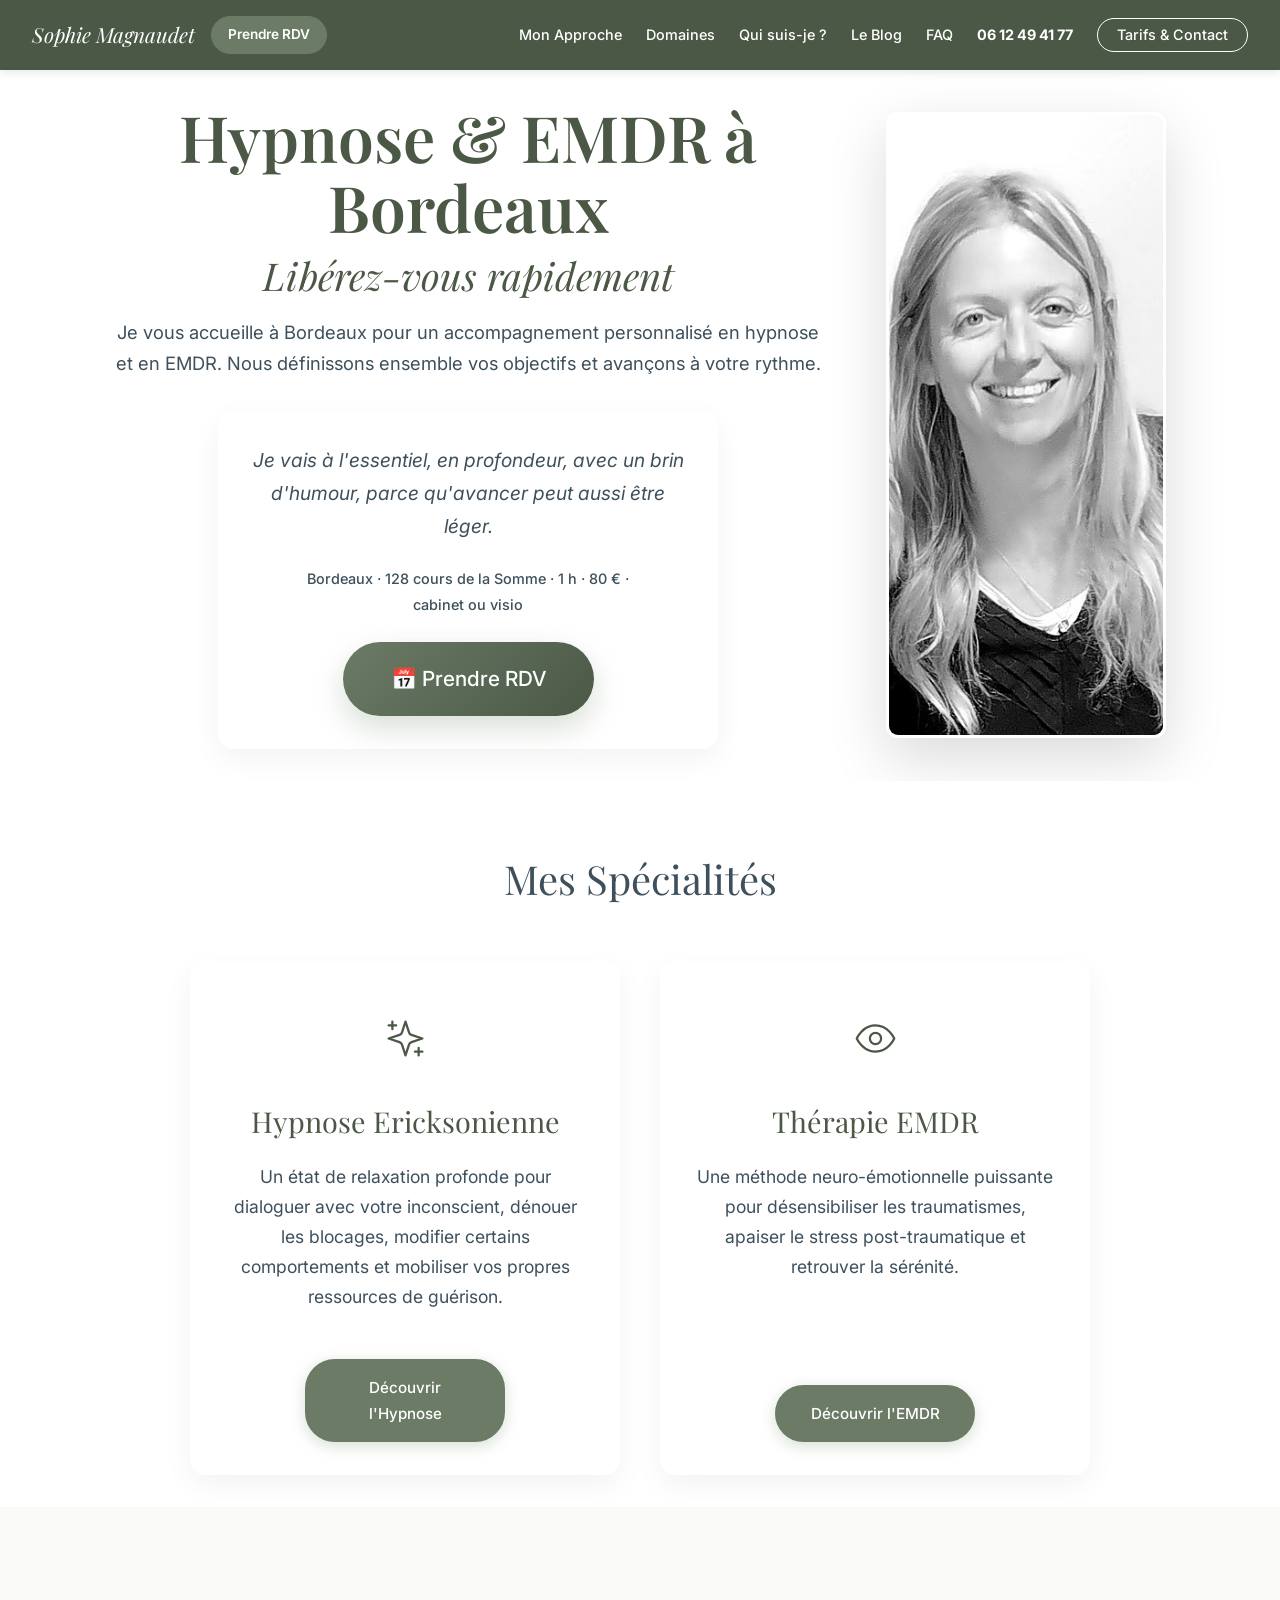
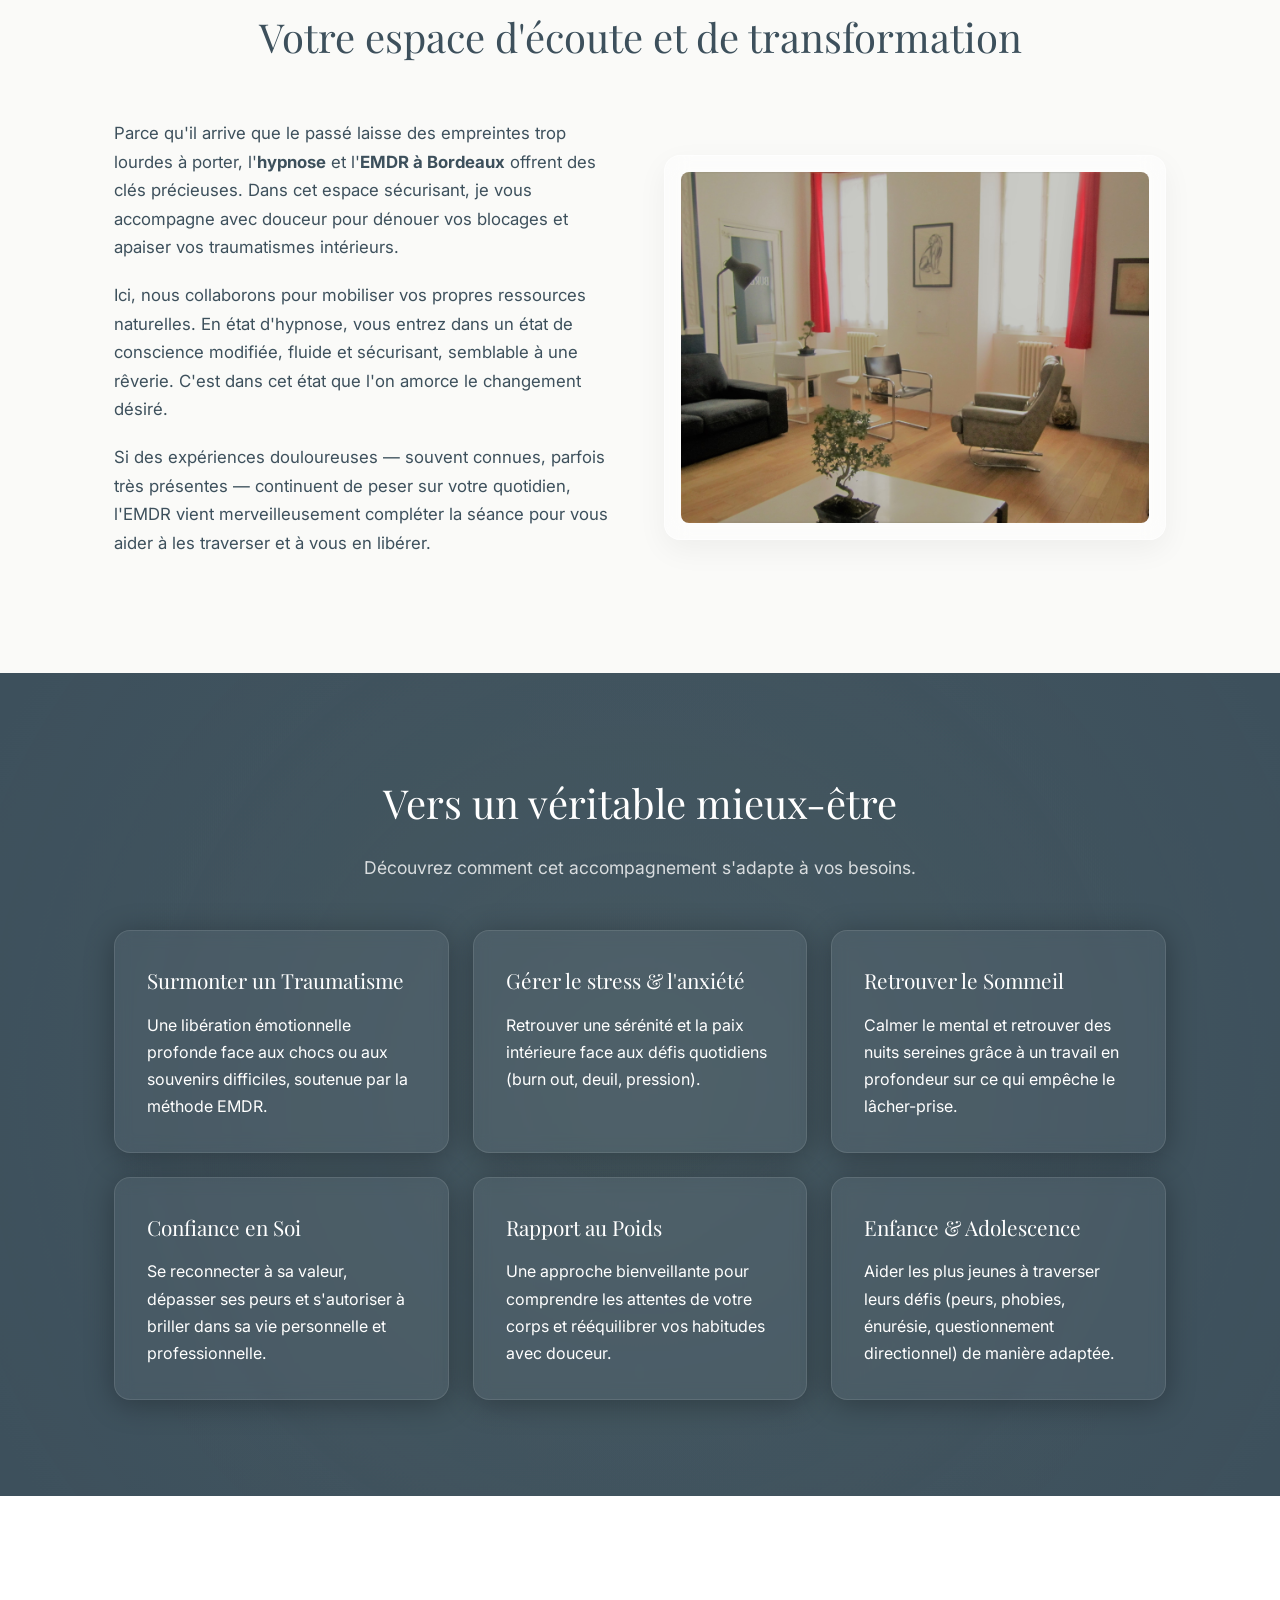
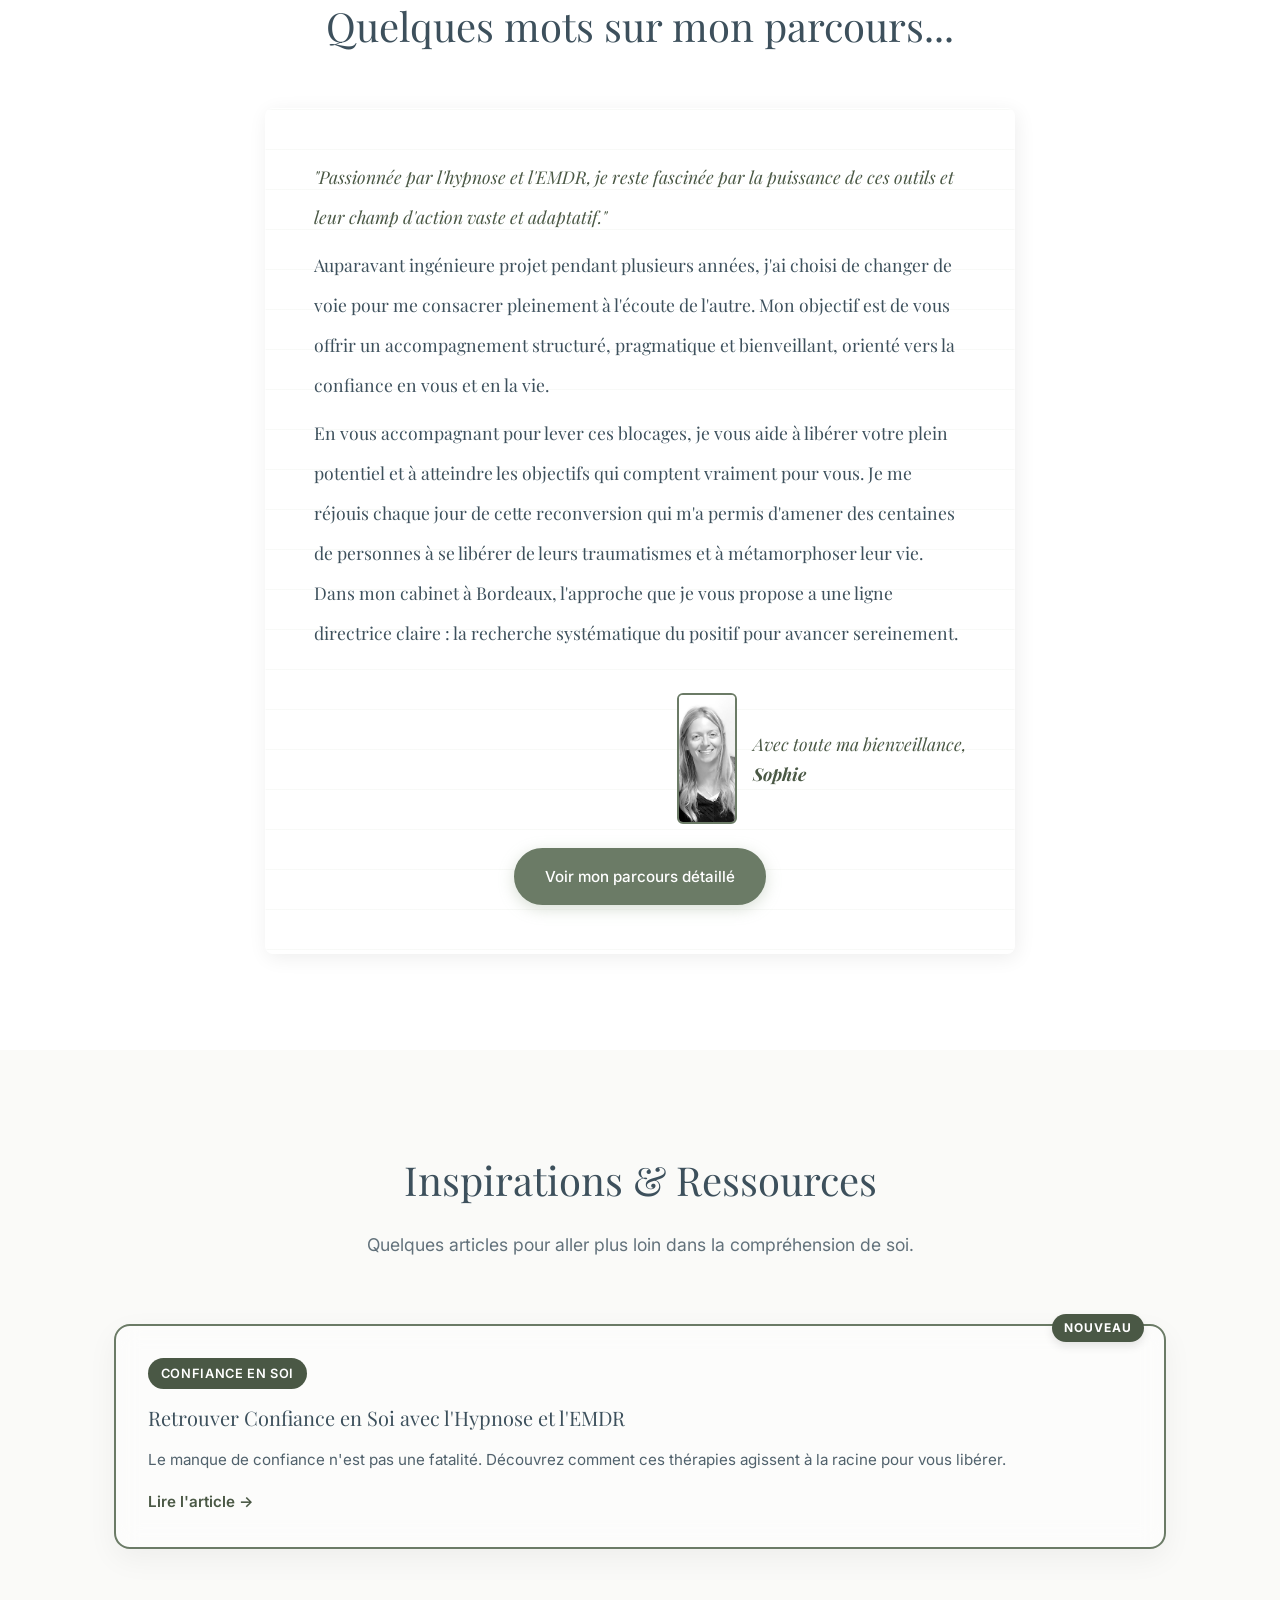
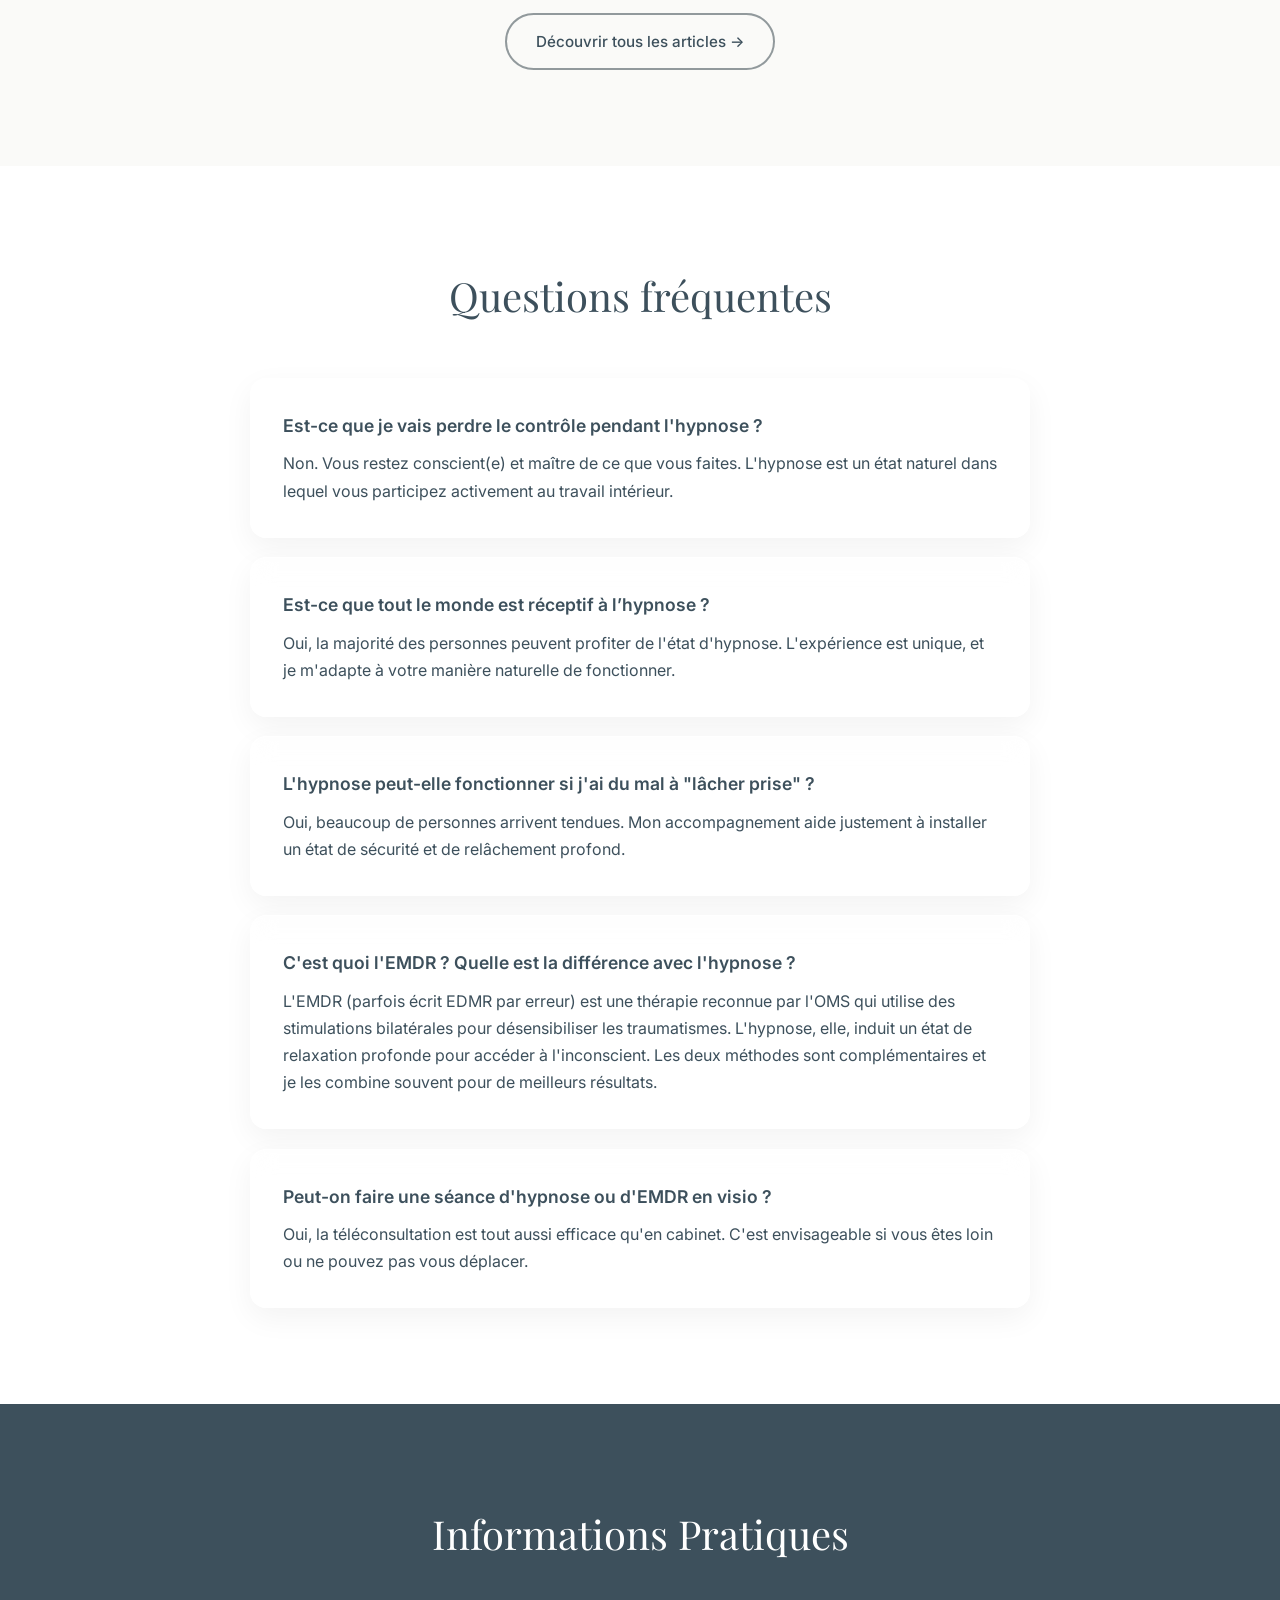
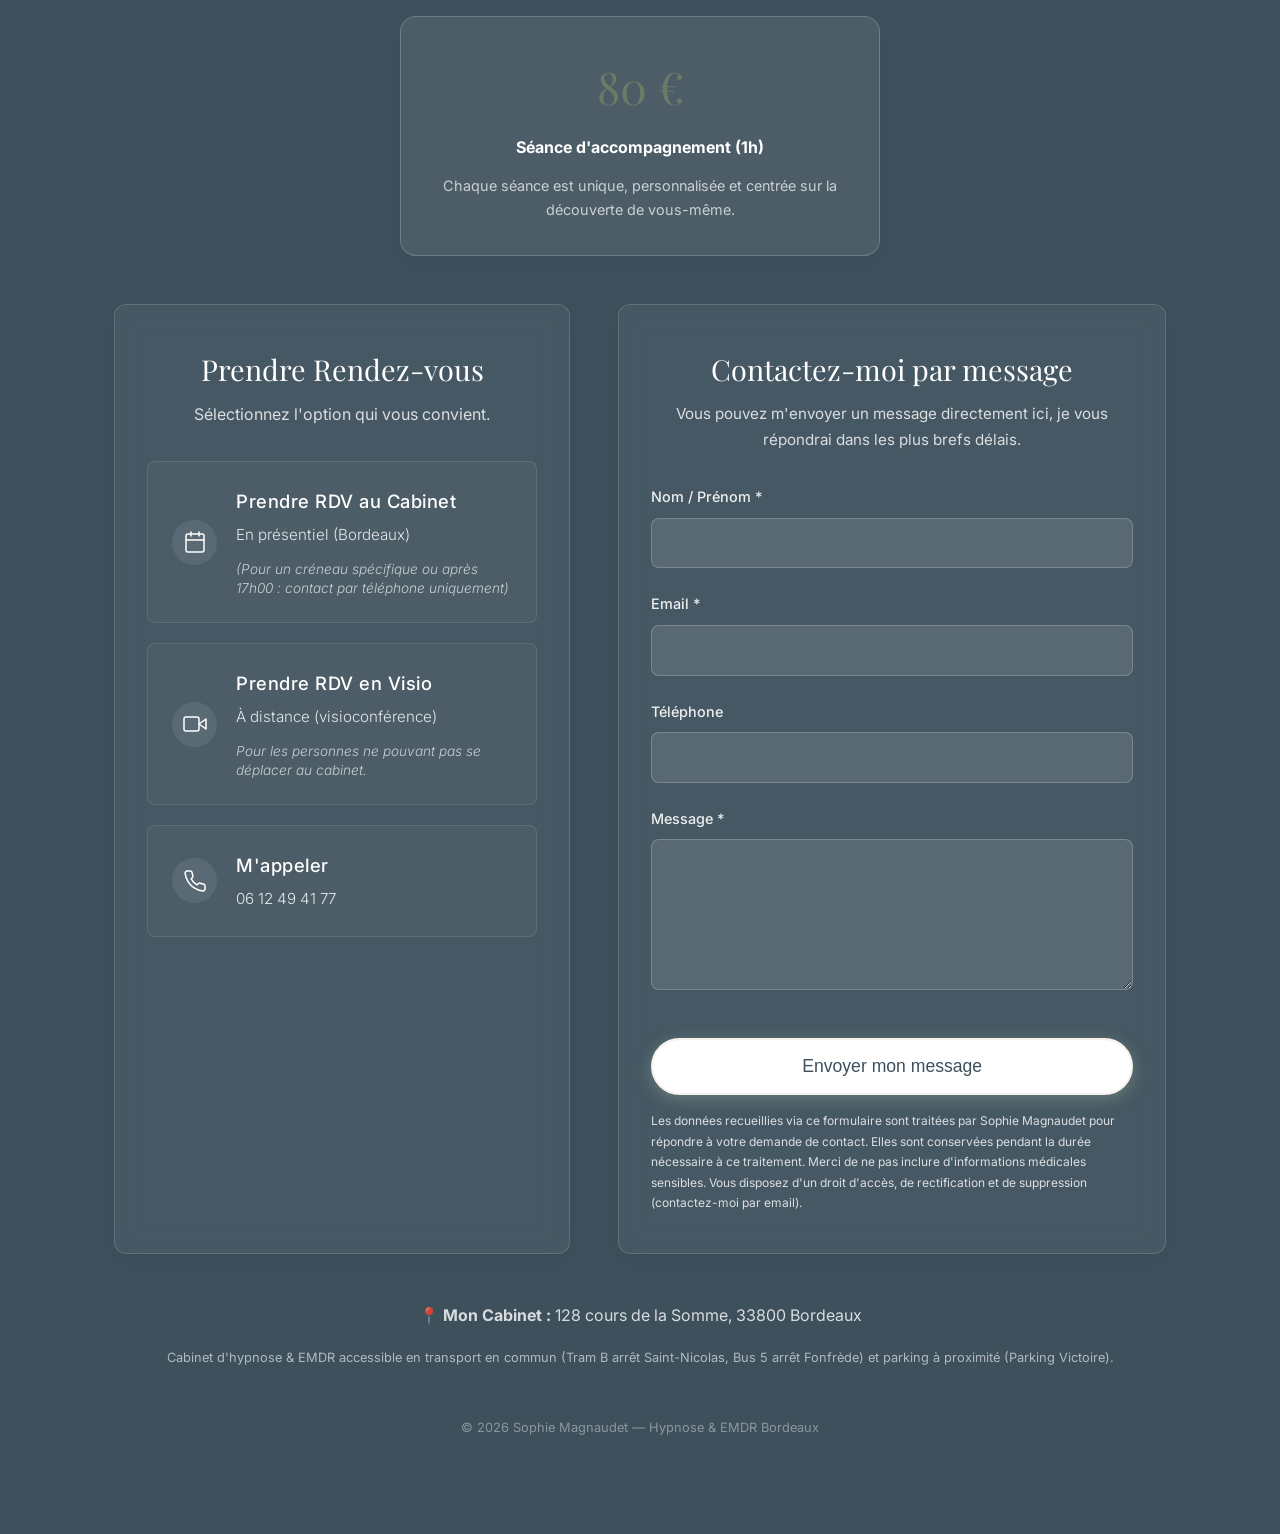
<file: index.html>
﻿<!DOCTYPE html>
<html lang="fr" prefix="og: https://ogp.me/ns#">
<head>
    <meta charset="UTF-8">
    <meta name="viewport" content="width=device-width, initial-scale=1.0">

    <!-- ✅ SEO : Robots -->
    <meta name="robots" content="index, follow, max-snippet:-1, max-image-preview:large, max-video-preview:-1">

    <!-- ✅ SEO : Title & Meta Description enrichis -->
    <title>Hypnose et EMDR à Bordeaux | Sophie Magnaudet</title>
    <meta name="description" content="Sophie Magnaudet vous accompagne en hypnose et EMDR à Bordeaux, au 128 cours de la Somme ou en visio. Séance de 1 h : 80 €. Informations et rendez-vous.">
    <meta name="keywords" content="hypnose bordeaux, EMDR bordeaux, hypnose en ligne, téléconsultation hypnose, hypnothérapeute bordeaux, hypnose visio, thérapie EMDR à distance, hypnose ericksonienne bordeaux, traumatisme bordeaux, stress anxieté, Sophie Magnaudet, EMDR 33800">

    <meta name="author" content="Sophie Magnaudet">

    <!-- ✅ GEO : Balises géographiques pour les moteurs de recherche locaux -->
    <meta name="geo.region" content="FR-33">
    <meta name="geo.placename" content="Bordeaux">
    <meta name="geo.position" content="44.8318;-0.5758">
    <meta name="ICBM" content="44.8318, -0.5758">

    <!-- ✅ SEO : Canonical URL -->
    <link rel="canonical" href="https://www.hypnose-emdr-bordeaux.com/">

    <!-- ✅ SEO : Open Graph (partage réseaux sociaux / WhatsApp) -->
    <meta property="og:type" content="website">
    <meta property="og:locale" content="fr_FR">
    <meta property="og:title" content="Hypnose &amp; EMDR à Bordeaux | Sophie Magnaudet — Hypnothérapeute">
    <meta property="og:description" content="Libérez-vous rapidement de vos blocages avec Sophie Magnaudet, hypnothérapeute certifiée à Bordeaux. Spécialiste Hypnose & EMDR pour un changement réel selon votre rythme.">
    <meta property="og:url" content="https://www.hypnose-emdr-bordeaux.com/">
    <meta property="og:image" content="https://www.hypnose-emdr-bordeaux.comsophie_portrait_real.jpg">
    <meta property="og:image:alt" content="Sophie Magnaudet, hypnothérapeute EMDR à Bordeaux">
    <meta property="og:site_name" content="Hypnose &amp; EMDR Bordeaux — Sophie Magnaudet">

    <!-- ✅ SEO : Twitter / X Cards -->
    <meta name="twitter:card" content="summary_large_image">
    <meta name="twitter:title" content="Hypnose &amp; EMDR à Bordeaux | Sophie Magnaudet">
    <meta name="twitter:description" content="Libérez-vous rapidement de vos blocages avec Sophie Magnaudet, hypnothérapeute certifiée à Bordeaux. Spécialiste Hypnose & EMDR pour un changement réel selon votre rythme.">
    <meta name="twitter:image" content="https://www.hypnose-emdr-bordeaux.comsophie_portrait_real.jpg">



    <!-- ✅ SEO : Données structurées JSON-LD — LocalBusiness + Person + FAQPage -->
    <script type="application/ld+json">
    {
        "@context": "https://schema.org",
        "@graph": [
            {
                "@type": ["HealthAndBeautyBusiness", "MedicalBusiness"],
                "@id": "https://www.hypnose-emdr-bordeaux.com/#business",
                "name": "Hypnose & EMDR Bordeaux — Sophie Magnaudet",
                "alternateName": ["Hypnose Bordeaux", "EMDR Bordeaux", "EDMR Bordeaux", "Cabinet d'hypnothérapie Bordeaux"],
                "description": "Cabinet d'hypnothérapie et de thérapie EMDR à Bordeaux. Accompagnement des traumatismes, stress, anxiété, confiance en soi, sommeil. Sophie Magnaudet, hypnothérapeute certifiée.",
                "url": "https://www.hypnose-emdr-bordeaux.com/",
                "telephone": "+33612494177",
                "email": "hypnose.bordeaux.magnaudet@gmail.com",
                "priceRange": "80€",
                "image": "https://www.hypnose-emdr-bordeaux.comsophie_portrait_real.jpg",
                "address": {
                    "@type": "PostalAddress",
                    "streetAddress": "128 cours de la Somme",
                    "addressLocality": "Bordeaux",
                    "postalCode": "33800",
                    "addressCountry": "FR"
                },
                "geo": {
                    "@type": "GeoCoordinates",
                    "latitude": "44.8318",
                    "longitude": "-0.5758"
                },
                "openingHoursSpecification": [
                    {
                        "@type": "OpeningHoursSpecification",
                        "dayOfWeek": ["Monday","Tuesday","Wednesday","Thursday","Friday"],
                        "opens": "09:00",
                        "closes": "19:00"
                    }
                ],
                "hasOfferCatalog": {
                    "@type": "OfferCatalog",
                    "name": "Séances d'accompagnement — Hypnose &amp; EMDR Bordeaux",
                    "itemListElement": [
                        {
                            "@type": "Offer",
                            "itemOffered": {
                                "@type": "Service",
                                "name": "Séance Hypnose Ericksonienne Bordeaux",
                                "description": "Séance d'hypnothérapie individuelle d'une heure à Bordeaux. Traumatismes, blocages, confiance en soi, comportements."
                            },
                            "price": "80",
                            "priceCurrency": "EUR"
                        },
                        {
                            "@type": "Offer",
                            "itemOffered": {
                                "@type": "Service",
                                "name": "Séance EMDR Bordeaux",
                                "description": "Thérapie EMDR (Eye Movement Desensitization and Reprocessing) pour le traitement des traumatismes à Bordeaux. Reconnue par l'OMS."
                            },
                            "price": "80",
                            "priceCurrency": "EUR"
                        },
                        {
                            "@type": "Offer",
                            "itemOffered": {
                                "@type": "Service",
                                "name": "Séance Hypnose & EMDR en Visio (Téléconsultation)",
                                "description": "Séance d'hypnothérapie et EMDR en visioconférence. Idéal si vous ne pouvez pas vous déplacer au cabinet. Mêmes résultats qu'en présentiel."
                            },
                            "price": "80",
                            "priceCurrency": "EUR"
                        }
                    ]
                },
                "sameAs": [
                    "https://www.hypnose-emdr-bordeaux.com/"
                ]
            },
            {
                "@type": "Person",
                "@id": "https://www.hypnose-emdr-bordeaux.com/#person",
                "name": "Sophie Magnaudet",
                "jobTitle": "Hypnothérapeute et thérapeute EMDR certifiée",
                "description": "Hypnothérapeute certifiée à Bordeaux, spécialiste de l'hypnose ericksonienne et de la thérapie EMDR. Ancienne ingénieure projet reconvertie dans l'accompagnement thérapeutique.",
                "url": "https://www.hypnose-emdr-bordeaux.com/",
                "email": "hypnose.bordeaux.magnaudet@gmail.com",
                "telephone": "+33612494177",
                "worksFor": {"@id": "https://www.hypnose-emdr-bordeaux.com/#business"},
                "address": {
                    "@type": "PostalAddress",
                    "streetAddress": "128 cours de la Somme",
                    "addressLocality": "Bordeaux",
                    "postalCode": "33800",
                    "addressCountry": "FR"
                }
            },
            {
                "@type": "FAQPage",
                "@id": "https://www.hypnose-emdr-bordeaux.com/#faq",
                "mainEntity": [
                    {
                        "@type": "Question",
                        "name": "Est-ce que je vais perdre le contrôle pendant l'hypnose ?",
                        "acceptedAnswer": {
                            "@type": "Answer",
                            "text": "Non. Vous restez conscient(e) et maître de ce que vous faites. L'hypnose est un état naturel dans lequel vous participez activement au travail intérieur."
                        }
                    },
                    {
                        "@type": "Question",
                        "name": "Qu'est-ce que l'EMDR (ou EDMR) ?",
                        "acceptedAnswer": {
                            "@type": "Answer",
                            "text": "L'EMDR (Eye Movement Desensitization and Reprocessing), parfois écrit EDMR par erreur, est une thérapie reconnue par l'OMS pour traiter les traumatismes et les blocages émotionnels grâce à des stimulations bilatérales. À Bordeaux, Sophie Magnaudet est spécialiste EMDR."
                        }
                    },
                    {
                        "@type": "Question",
                        "name": "Combien coûte une séance d'hypnose ou d'EMDR à Bordeaux ?",
                        "acceptedAnswer": {
                            "@type": "Answer",
                            "text": "Une séance d'accompagnement (hypnose ou EMDR) dure environ 1 heure et coûte 80€ au cabinet de Sophie Magnaudet, 128 cours de la Somme, Bordeaux (33800)."
                        }
                    },
                    {
                        "@type": "Question",
                        "name": "L'hypnose peut-elle fonctionner si j'ai du mal à lâcher prise ?",
                        "acceptedAnswer": {
                            "@type": "Answer",
                            "text": "Oui, beaucoup de personnes arrivent tendues. L'accompagnement de Sophie Magnaudet aide justement à installer un état de sécurité et de relâchement profond avant chaque séance."
                        }
                    },
                    {
                        "@type": "Question",
                        "name": "Où se trouve le cabinet d'hypnothérapie et EMDR de Sophie Magnaudet à Bordeaux ?",
                        "acceptedAnswer": {
                            "@type": "Answer",
                            "text": "Le cabinet est situé au 128 cours de la Somme, 33800 Bordeaux. Facilement accessible en transport en commun et parking à proximité."
                        }
                    },
                    {
                        "@type": "Question",
                        "name": "Est-il possible de faire une séance d'hypnose ou d'EMDR en ligne (visio) ?",
                        "acceptedAnswer": {
                            "@type": "Answer",
                            "text": "Oui, tout à fait. La téléconsultation (en visio) est une excellente alternative si vous ne pouvez pas vous déplacer au cabinet. L'efficacité de l'hypnose et de l'EMDR reste la même, avec l'avantage du confort de votre domicile."
                        }
                    }
                ]
            }
        ]
    }
    </script>

    <!-- Polices Google -->
    <link rel="preconnect" href="https://fonts.googleapis.com">
    <link rel="preconnect" href="https://fonts.gstatic.com" crossorigin>
    <link href="https://fonts.googleapis.com/css2?family=Inter:wght@400;500&family=Playfair+Display:ital,wght@0,400;0,600;1,400&display=swap" rel="stylesheet">
    <!-- Préchargement image hero (réduit les 4-5s de latence) -->
    <link rel="preconnect" href="https://images.unsplash.com">
    <link rel="preload" as="image"
          href="https://images.unsplash.com/photo-1441974231531-c6227db76b6e?q=60&w=1280&auto=format&fit=crop"
          fetchpriority="high">

    <link rel="stylesheet" href="./styles.css?v=5">
</head>
<body>

    <!-- NAVIGATION avec menu hamburger mobile -->
    <nav class="navbar" role="navigation" aria-label="Navigation principale">
        <div class="nav-brand">
            <a href="index.html" style="color: inherit; text-decoration: none;">Sophie Magnaudet</a>
            <div class="nav-contact-group">
                <a href="tarifs-contact.html" class="nav-rdv-btn">Prendre RDV</a>
            </div>
        </div>



        <!-- Bouton hamburger (mobile uniquement) -->
        <button class="hamburger" id="hamburger-btn" aria-label="Ouvrir le menu" aria-expanded="false">
            <span></span><span></span><span></span>
        </button>

        <ul class="nav-links" id="nav-menu">
            <li><a href="#approche">Mon Approche</a></li>
            <li><a href="#domaines">Domaines</a></li>
            <li><a href="sophie-magnaudet.html">Qui suis-je ?</a></li>
            <li><a href="blog.html">Le Blog</a></li>
            <li><a href="#faq">FAQ</a></li>
            <li><a href="tel:0612494177" class="nav-tel">06 12 49 41 77</a></li>
            <li><a href="tarifs-contact.html" class="nav-btn">Tarifs & Contact</a></li>
        </ul>
    </nav>

    <!-- 1. HERO SECTION -->
    <header class="hero-section">
        <div class="hero-overlay"></div>
        <div class="hero-content hero-content-split">
            <div class="hero-text">
                <!-- ✅ SEO : H1 enrichi avec mots-clés géographiques -->
                <h1 class="hero-title">
                    <span class="hero-main-keyword">Hypnose &amp; EMDR à Bordeaux</span>
                    <span class="highlight">Libérez-vous rapidement</span>
                </h1>
                <p class="hero-subtitle">
                    Je vous accueille à Bordeaux pour un accompagnement personnalisé en hypnose et en EMDR. Nous définissons ensemble vos objectifs et avançons à votre rythme.
                </p>
                <div class="glass-card">
                    <p class="glass-text">
                        Je vais à l'essentiel, en profondeur, avec un brin d'humour, parce qu'avancer peut aussi être léger.
                    </p>
                    <p style="font-size: 0.9rem; font-weight: 500; margin-bottom: 1rem; line-height: 1.8;">
                        <span style="white-space:nowrap">Bordeaux</span> · <span style="white-space:nowrap">128 cours de la Somme</span> · <span style="white-space:nowrap">1&nbsp;h</span> · <span style="white-space:nowrap">80&nbsp;€</span> · <span style="white-space:nowrap">cabinet ou visio</span>
                    </p>
                    <div class="cta-container hero-cta-group">
                        <a href="tarifs-contact.html" class="btn btn-primary" id="cta-rdv">📅 Prendre RDV</a>
                    </div>
                </div>
            </div>
            <div class="hero-photo-wrapper">
                <img src="image_1.jpeg"
                     alt="Sophie Magnaudet, hypnothérapeute et thérapeute EMDR à Bordeaux"
                     class="hero-photo"
                     width="380" height="480"
                     loading="eager"
                     fetchpriority="high">
            </div>
        </div>
    </header>

    <!-- 1.5. EXPERTISES -->
    <section id="expertises" class="section expertises-section" aria-label="Mes spécialités">
        <div class="container text-center">
            <h2 class="section-title">Mes Spécialités</h2>
            <div class="expertise-grid">
                <div class="expertise-card glass-card">
                    <span class="expertise-icon" aria-hidden="true" style="color: var(--color-primary-dark); display: inline-block; margin-bottom: 0.5rem;">
                        <svg xmlns="http://www.w3.org/2000/svg" width="45" height="45" viewBox="0 0 24 24" fill="none" stroke="currentColor" stroke-width="1.2" stroke-linecap="round" stroke-linejoin="round">
                            <path d="M12 3l1.912 5.813a2 2 0 0 0 1.275 1.275L21 12l-5.813 1.912a2 2 0 0 0-1.275 1.275L12 21l-1.912-5.813a2 2 0 0 0-1.275-1.275L3 12l5.813-1.912a2 2 0 0 0 1.275-1.275L12 3Z"/>
                            <path d="M5 3v4"/><path d="M19 17v4"/><path d="M3 5h4"/><path d="M17 19h4"/>
                        </svg>
                    </span>
                    <h3>Hypnose Ericksonienne</h3>
                    <p>Un état de relaxation profonde pour dialoguer avec votre inconscient, dénouer les blocages, modifier certains comportements et mobiliser vos propres ressources de guérison.</p>
                    <a href="hypnose-bordeaux.html" class="btn btn-primary expertise-btn" style="text-decoration: none; display: inline-block; margin-top: 1rem;">Découvrir l'Hypnose</a>
                </div>
                <div class="expertise-card glass-card">
                    <span class="expertise-icon" aria-hidden="true" style="color: var(--color-primary-dark); display: inline-block; margin-bottom: 0.5rem;">
                        <svg xmlns="http://www.w3.org/2000/svg" width="45" height="45" viewBox="0 0 24 24" fill="none" stroke="currentColor" stroke-width="1.2" stroke-linecap="round" stroke-linejoin="round">
                            <path d="M2 12s3-7 10-7 10 7 10 7-3 7-10 7-10-7-10-7Z"/>
                            <circle cx="12" cy="12" r="3"/>
                        </svg>
                    </span>
                    <h3>Thérapie EMDR</h3>
                    <p>Une méthode neuro-émotionnelle puissante pour désensibiliser les traumatismes, apaiser le stress post-traumatique et retrouver la sérénité.</p>
                    <a href="emdr-bordeaux.html" class="btn btn-primary expertise-btn" style="text-decoration: none; display: inline-block; margin-top: 1rem;">Découvrir l'EMDR</a>
                </div>
            </div>
        </div>
    </section>

    <!-- 2. MON APPROCHE -->
    <section id="approche" class="section bg-light" aria-label="Mon approche thérapeutique">
        <div class="container">
            <h2 class="section-title">Votre espace d'écoute et de transformation</h2>
            <div class="grid-2">
                <div class="approach-text">
                    <p>Parce qu'il arrive que le passé laisse des empreintes trop lourdes à porter, l'<strong>hypnose</strong> et l'<strong>EMDR à Bordeaux</strong> offrent des clés précieuses. Dans cet espace sécurisant, je vous accompagne avec douceur pour dénouer vos blocages et apaiser vos traumatismes intérieurs.</p>
                    <p>Ici, nous collaborons pour mobiliser vos propres ressources naturelles. En état d'hypnose, vous entrez dans un état de conscience modifiée, fluide et sécurisant, semblable à une rêverie. C'est dans cet état que l'on amorce le changement désiré.</p>
                    <p>Si des expériences douloureuses — souvent connues, parfois très présentes — continuent de peser sur votre quotidien, l'EMDR vient merveilleusement compléter la séance pour vous aider à les traverser et à vous en libérer.</p>
                </div>
                <div class="approach-image glass-card" style="padding: 1rem;">
                    <!-- ✅ Mobile : width/height pour éviter layout shift (CLS) -->
                    <img src="image_2.jpeg"
                         alt="Cabinet d'hypnose et EMDR au 128 cours de la Somme à Bordeaux"
                         width="600" height="450"
                         style="width: 100%; height: auto; border-radius: 8px;"
                         loading="lazy">
                </div>
            </div>
        </div>
    </section>

    <!-- 3. DOMAINES D'APPLICATION -->
    <section id="domaines" class="section" aria-label="Domaines d'application de l'hypnose et l'EMDR">
        <div class="container">
            <h2 class="section-title">Vers un véritable mieux-être</h2>
            <p class="section-subtitle">Découvrez comment cet accompagnement s'adapte à vos besoins.</p>

            <div class="card-grid">
                <div class="domain-card glass-card">
                    <h3 style="color:#fff;">Surmonter un Traumatisme</h3>
                    <p>Une libération émotionnelle profonde face aux chocs ou aux souvenirs difficiles, soutenue par la méthode EMDR.</p>
                </div>
                <div class="domain-card glass-card">
                    <h3 style="color:#fff;">Gérer le stress &amp; l'anxiété</h3>
                    <p>Retrouver une sérénité et la paix intérieure face aux défis quotidiens (burn out, deuil, pression).</p>
                </div>
                <div class="domain-card glass-card">
                    <h3 style="color:#fff;">Retrouver le Sommeil</h3>
                    <p>Calmer le mental et retrouver des nuits sereines grâce à un travail en profondeur sur ce qui empêche le lâcher-prise.</p>
                </div>
                <div class="domain-card glass-card">
                    <h3 style="color:#fff;">Confiance en Soi</h3>
                    <p>Se reconnecter à sa valeur, dépasser ses peurs et s'autoriser à briller dans sa vie personnelle et professionnelle.</p>
                </div>
                <div class="domain-card glass-card">
                    <h3 style="color:#fff;">Rapport au Poids</h3>
                    <p>Une approche bienveillante pour comprendre les attentes de votre corps et rééquilibrer vos habitudes avec douceur.</p>
                </div>
                <div class="domain-card glass-card">
                    <h3 style="color:#fff;">Enfance &amp; Adolescence</h3>
                    <p>Aider les plus jeunes à traverser leurs défis (peurs, phobies, énurésie, questionnement directionnel) de manière adaptée.</p>
                </div>
            </div>
        </div>
    </section>

    <!-- 4. QUI SUIS-JE ? -->
    <section id="qui-suis-je" class="section" aria-label="Présentation de Sophie Magnaudet">
        <div class="container">
            <h2 class="section-title">Quelques mots sur mon parcours...</h2>

            <div class="diary-card glass-card">
                <p class="diary-text italic-text">
                    "Passionnée par l'hypnose et l'EMDR, je reste fascinée par la puissance de ces outils et leur champ d'action vaste et adaptatif."
                </p>
                <p class="diary-text">
                    Auparavant ingénieure projet pendant plusieurs années, j'ai choisi de changer de voie pour me consacrer pleinement à l'écoute de l'autre. Mon objectif est de vous offrir un accompagnement structuré, pragmatique et bienveillant, orienté vers la confiance en vous et en la vie.
                </p>
                <p class="diary-text">
                    En vous accompagnant pour lever ces blocages, je vous aide à libérer votre plein potentiel et à atteindre les objectifs qui comptent vraiment pour vous. Je me réjouis chaque jour de cette reconversion qui m'a permis d'amener des centaines de personnes à se libérer de leurs traumatismes et à métamorphoser leur vie. Dans mon cabinet à Bordeaux, l'approche que je vous propose a une ligne directrice claire : la recherche systématique du positif pour avancer sereinement.
                </p>
                <div class="diary-signature">
                    <img src="image_1.jpeg"
                         alt="Sophie Magnaudet, hypnothérapeute et thérapeute EMDR à Bordeaux"
                         width="60"
                         loading="lazy">
                    <div>
                        Avec toute ma bienveillance,<br>
                        <strong>Sophie</strong>
                    </div>
                </div>
                <div style="margin-top: 1.5rem; text-align: center;">
                    <a href="sophie-magnaudet.html" class="btn btn-primary" style="text-decoration: none;">Voir mon parcours détaillé</a>
                </div>
            </div>
        </div>
    </section>

    <!-- 5. LE BLOG INSPIRATION -->
    <section id="blog" class="section bg-light" aria-label="Blog et inspirations">
        <div class="container">
            <h2 class="section-title">Inspirations &amp; Ressources</h2>
            <p class="section-subtitle">Quelques articles pour aller plus loin dans la compréhension de soi.</p>

            <div class="blog-grid" id="main-blog-container">
                <!-- Cet article est synchronisé automatiquement depuis blog.html -->
                <article class="blog-card glass-card is-new">
                    <div class="new-badge">Nouveau</div>
                    <span class="blog-tag" style="background-color: var(--color-primary-dark);">Confiance en soi</span>
                    <h3>Retrouver Confiance en Soi avec l'Hypnose et l'EMDR</h3>
                    <p>Le manque de confiance n'est pas une fatalité. Découvrez comment ces thérapies agissent à la racine pour vous libérer.</p>
                    <a href="blog/confiance-en-soi-hypnose.html" class="read-more-btn" style="text-decoration: none; display: inline-block; margin-top: 1rem;">Lire l'article →</a>
                </article>

            </div>

            <div class="text-center" style="margin-top: 3rem;">
                <a href="blog.html" class="btn btn-outline" id="view-all-articles">Découvrir tous les articles →</a>
            </div>
        </div>
    </section>
    <section id="faq" class="section" aria-label="Questions fréquentes sur l'hypnose et l'EMDR à Bordeaux">
        <div class="container">
            <h2 class="section-title">Questions fréquentes</h2>
            <div class="faq-list">
                <div class="faq-item glass-card">
                    <h3 class="faq-q">Est-ce que je vais perdre le contrôle pendant l'hypnose ?</h3>
                    <p>Non. Vous restez conscient(e) et maître de ce que vous faites. L'hypnose est un état naturel dans lequel vous participez activement au travail intérieur.</p>
                </div>
                <div class="faq-item glass-card">
                    <h3 class="faq-q">Est-ce que tout le monde est réceptif à l’hypnose ?</h3>
                    <p>Oui, la majorité des personnes peuvent profiter de l'état d'hypnose. L'expérience est unique, et je m'adapte à votre manière naturelle de fonctionner.</p>
                </div>
                <div class="faq-item glass-card">
                    <h3 class="faq-q">L'hypnose peut-elle fonctionner si j'ai du mal à "lâcher prise" ?</h3>
                    <p>Oui, beaucoup de personnes arrivent tendues. Mon accompagnement aide justement à installer un état de sécurité et de relâchement profond.</p>
                </div>
                <div class="faq-item glass-card">
                    <h3 class="faq-q">C'est quoi l'EMDR ? Quelle est la différence avec l'hypnose ?</h3>
                    <p>L'EMDR (parfois écrit EDMR par erreur) est une thérapie reconnue par l'OMS qui utilise des stimulations bilatérales pour désensibiliser les traumatismes. L'hypnose, elle, induit un état de relaxation profonde pour accéder à l'inconscient. Les deux méthodes sont complémentaires et je les combine souvent pour de meilleurs résultats.</p>
                </div>
                <div class="faq-item glass-card">
                    <h3 class="faq-q">Peut-on faire une séance d'hypnose ou d'EMDR en visio ?</h3>
                    <p>Oui, la téléconsultation est tout aussi efficace qu'en cabinet. C'est envisageable si vous êtes loin ou ne pouvez pas vous déplacer.</p>
                </div>
                </div>
            </div>
        </div>
    </section>

    <!-- ✅ SEO : <footer> sémantique pour les infos officielles de contact -->
    <footer id="tarifs" class="section footer-section" aria-label="Tarifs et contact">
        <div class="container text-center">
            <h2 class="section-title">Informations Pratiques</h2>

            <div class="tarif-box glass-card">
                <p class="tarif-price">80 €</p>
                <p><strong>Séance d'accompagnement (1h)</strong></p>
                <p class="tarif-note">Chaque séance est unique, personnalisée et centrée sur la découverte de vous-même.</p>
            </div>

            <div class="contact-section-split" id="rdv" style="text-align: left;">
                
                <!-- Left panel: Contact Info -->
                <div class="contact-info-panel glass-card">
                    <h3 style="color: var(--color-white); font-size: 1.8rem; margin-bottom: 0.5rem; text-align: center;">Prendre Rendez-vous</h3>
                    <p style="color: rgba(255, 255, 255, 0.8); text-align: center; margin-bottom: 2rem;">Sélectionnez l'option qui vous convient.</p>

                    <div class="contact-method-list">
                        
                        <!-- Cal.com - Cabinet -->
                        <a href="https://cal.com/hypnose-emdr-bordeaux/30min" target="_blank" rel="noopener noreferrer" class="contact-method-item">
                            <div class="contact-icon">
                                <svg viewBox="0 0 24 24" width="24" height="24" fill="none" stroke="currentColor" stroke-width="1.5" stroke-linecap="round" stroke-linejoin="round">
                                    <rect x="3" y="4" width="18" height="18" rx="2" ry="2"></rect>
                                    <line x1="16" y1="2" x2="16" y2="6"></line>
                                    <line x1="8" y1="2" x2="8" y2="6"></line>
                                    <line x1="3" y1="10" x2="21" y2="10"></line>
                                </svg>
                            </div>
                            <div class="contact-details">
                                <h4>Prendre RDV au Cabinet</h4>
                                <span class="contact-hl">En présentiel (Bordeaux)</span>
                                <p class="contact-note">(Pour un créneau spécifique ou après 17h00 : contact par téléphone uniquement)</p>
                            </div>
                        </a>

                        <!-- Cal.com - Visio -->
                        <a href="https://cal.com/hypnose-emdr-bordeaux/seance-en-visio-hypnose-emdr" target="_blank" rel="noopener noreferrer" class="contact-method-item">
                            <div class="contact-icon">
                                <svg viewBox="0 0 24 24" width="24" height="24" fill="none" stroke="currentColor" stroke-width="1.5" stroke-linecap="round" stroke-linejoin="round">
                                    <polygon points="23 7 16 12 23 17 23 7"></polygon>
                                    <rect x="1" y="5" width="15" height="14" rx="2" ry="2"></rect>
                                </svg>
                            </div>
                            <div class="contact-details">
                                <h4>Prendre RDV en Visio</h4>
                                <span class="contact-hl">À distance (visioconférence)</span>
                                <p class="contact-note">Pour les personnes ne pouvant pas se déplacer au cabinet.</p>
                            </div>
                        </a>

                        <!-- Telephone -->
                        <a href="tel:0612494177" class="contact-method-item">
                            <div class="contact-icon">
                                <svg viewBox="0 0 24 24" width="24" height="24" fill="none" stroke="currentColor" stroke-width="1.5" stroke-linecap="round" stroke-linejoin="round">
                                    <path d="M22 16.92v3a2 2 0 0 1-2.18 2 19.79 19.79 0 0 1-8.63-3.07 19.5 19.5 0 0 1-6-6 19.79 19.79 0 0 1-3.07-8.67A2 2 0 0 1 4.11 2h3a2 2 0 0 1 2 1.72 12.84 12.84 0 0 0 .7 2.81 2 2 0 0 1-.45 2.11L8.09 9.91a16 16 0 0 0 6 6l1.27-1.27a2 2 0 0 1 2.11-.45 12.84 12.84 0 0 0 2.81.7A2 2 0 0 1 22 16.92z"></path>
                                </svg>
                            </div>
                            <div class="contact-details">
                                <h4>M'appeler</h4>
                                <span class="contact-hl">06 12 49 41 77</span>
                            </div>
                        </a>

                    </div>
                </div>

                <!-- Right panel: Contact Form -->
                <div class="contact-form-container glass-card" id="contact-form-section">
                    <h3>Contactez-moi par message</h3>
                    <p class="contact-form-subtitle">Vous pouvez m'envoyer un message directement ici, je vous répondrai dans les plus brefs délais.</p>
                    
                    <form action="https://api.web3forms.com/submit" method="POST" class="contact-form">
                        <!-- Replace with your Access Key -->
                        <input type="hidden" name="access_key" value="f989f9a8-ebd3-42e8-9dfc-42f42a46b8a8">
                        
                        <!-- Subject (Optional) -->
                        <input type="hidden" name="subject" value="Nouveau message depuis le site Hypnose Bordeaux">
                        
                        <div class="form-group">
                            <label for="name">Nom / Prénom *</label>
                            <input type="text" id="name" name="name" required class="form-input">
                        </div>
                        
                        <div class="form-group">
                            <label for="email">Email *</label>
                            <input type="email" id="email" name="email" required class="form-input">
                        </div>

                        <div class="form-group">
                            <label for="phone">Téléphone</label>
                            <input type="tel" id="phone" name="phone" class="form-input">
                        </div>
                        
                        <div class="form-group">
                            <label for="message">Message *</label>
                            <textarea id="message" name="message" rows="6" required class="form-input"></textarea>
                        </div>
                        
                        <!-- Honeypot Spam Protection -->
                        <input type="checkbox" name="botcheck" class="hidden" style="display: none;">
                        
                        <button type="submit" class="btn btn-primary submit-btn">Envoyer mon message</button>
                        <p style="font-size: 0.75rem; margin-top: 1rem; opacity: 0.8; text-align: left;">
                            Les données recueillies via ce formulaire sont traitées par Sophie Magnaudet pour répondre à votre demande de contact. Elles sont conservées pendant la durée nécessaire à ce traitement. Merci de ne pas inclure d'informations médicales sensibles. Vous disposez d'un droit d'accès, de rectification et de suppression (contactez-moi par email).
                        </p>
                    </form>
                </div>

            </div>

            <address class="footer-address">
                <strong>📍 Mon Cabinet :</strong> 128 cours de la Somme, 33800 Bordeaux
            </address>

            <!-- ✅ SEO local : accès concret -->
            <p class="footer-zones" style="font-size:0.8rem; opacity:0.6; margin-top:1rem; line-height:1.8;">
                Cabinet d'hypnose &amp; EMDR accessible en transport en commun (Tram B arrêt Saint-Nicolas, Bus 5 arrêt Fonfrède) et parking à proximité (Parking Victoire).
            </p>

            <p class="footer-copy">&copy; 2026 Sophie Magnaudet — Hypnose &amp; EMDR Bordeaux</p>
        </div>
    </footer>

    <!-- Scripts -->
    <script>
        // === MENU HAMBURGER ===
        const btn = document.getElementById('hamburger-btn');
        const menu = document.getElementById('nav-menu');
        btn.addEventListener('click', () => {
            const isOpen = menu.classList.toggle('is-open');
            btn.setAttribute('aria-expanded', isOpen);
        });

        // === NAVIGATION (compatible iFrame Wix auto-height) ===
        // Dans Wix, l'iFrame est auto-redimensionnée = pas de scroll interne.
        // On envoie la position Y à la page parent Wix via postMessage.
        document.querySelectorAll('a[href^="#"]').forEach(link => {
            link.addEventListener('click', function(e) {
                const targetId = this.getAttribute('href').substring(1);
                const target = document.getElementById(targetId);
                if (target) {
                    e.preventDefault();
                    menu.classList.remove('is-open');
                    btn.setAttribute('aria-expanded', false);

                    // Calcul de la position Y de la section dans le document
                    const rect = target.getBoundingClientRect();
                    const scrollY = rect.top + (window.pageYOffset || document.documentElement.scrollTop);

                    // Méthode 1 : scroll natif (fonctionne si pas dans iFrame auto-height)
                    target.scrollIntoView({ behavior: 'smooth', block: 'start' });

                    // Méthode 2 : postMessage vers la page Wix parent
                    try { window.parent.postMessage({ scrollTo: scrollY, type: 'scroll' }, '*'); } catch(e){}
                    try { window.parent.postMessage({ intent: 'scroll', y: scrollY }, '*'); } catch(e){}
                }
            });
        });

        // === ARTICLES INLINE ===
        function toggleInline(id, btn) {
            const panel = document.getElementById(id);
            if (!panel) return;
            const isOpen = panel.style.display !== 'none';

            if (isOpen) {
                // Refermer
                panel.style.display = 'none';
                // Retrouver le bouton d'ouverture (frère précédent du panel)
                const openBtn = panel.nextElementSibling;
                if (openBtn) openBtn.style.display = 'inline-flex';
                btn.style.display = 'none';
            } else {
                // Ouvrir
                panel.style.display = 'block';
                // Cacher le bouton d'ouverture
                btn.style.display = 'none';
                // Afficher le bouton "Refermer" à l'intérieur du panel
                const closeBtn = panel.querySelector('button');
                if (closeBtn) closeBtn.style.display = 'inline-flex';
            }
        }
    </script>
</body>
</html>
</file>
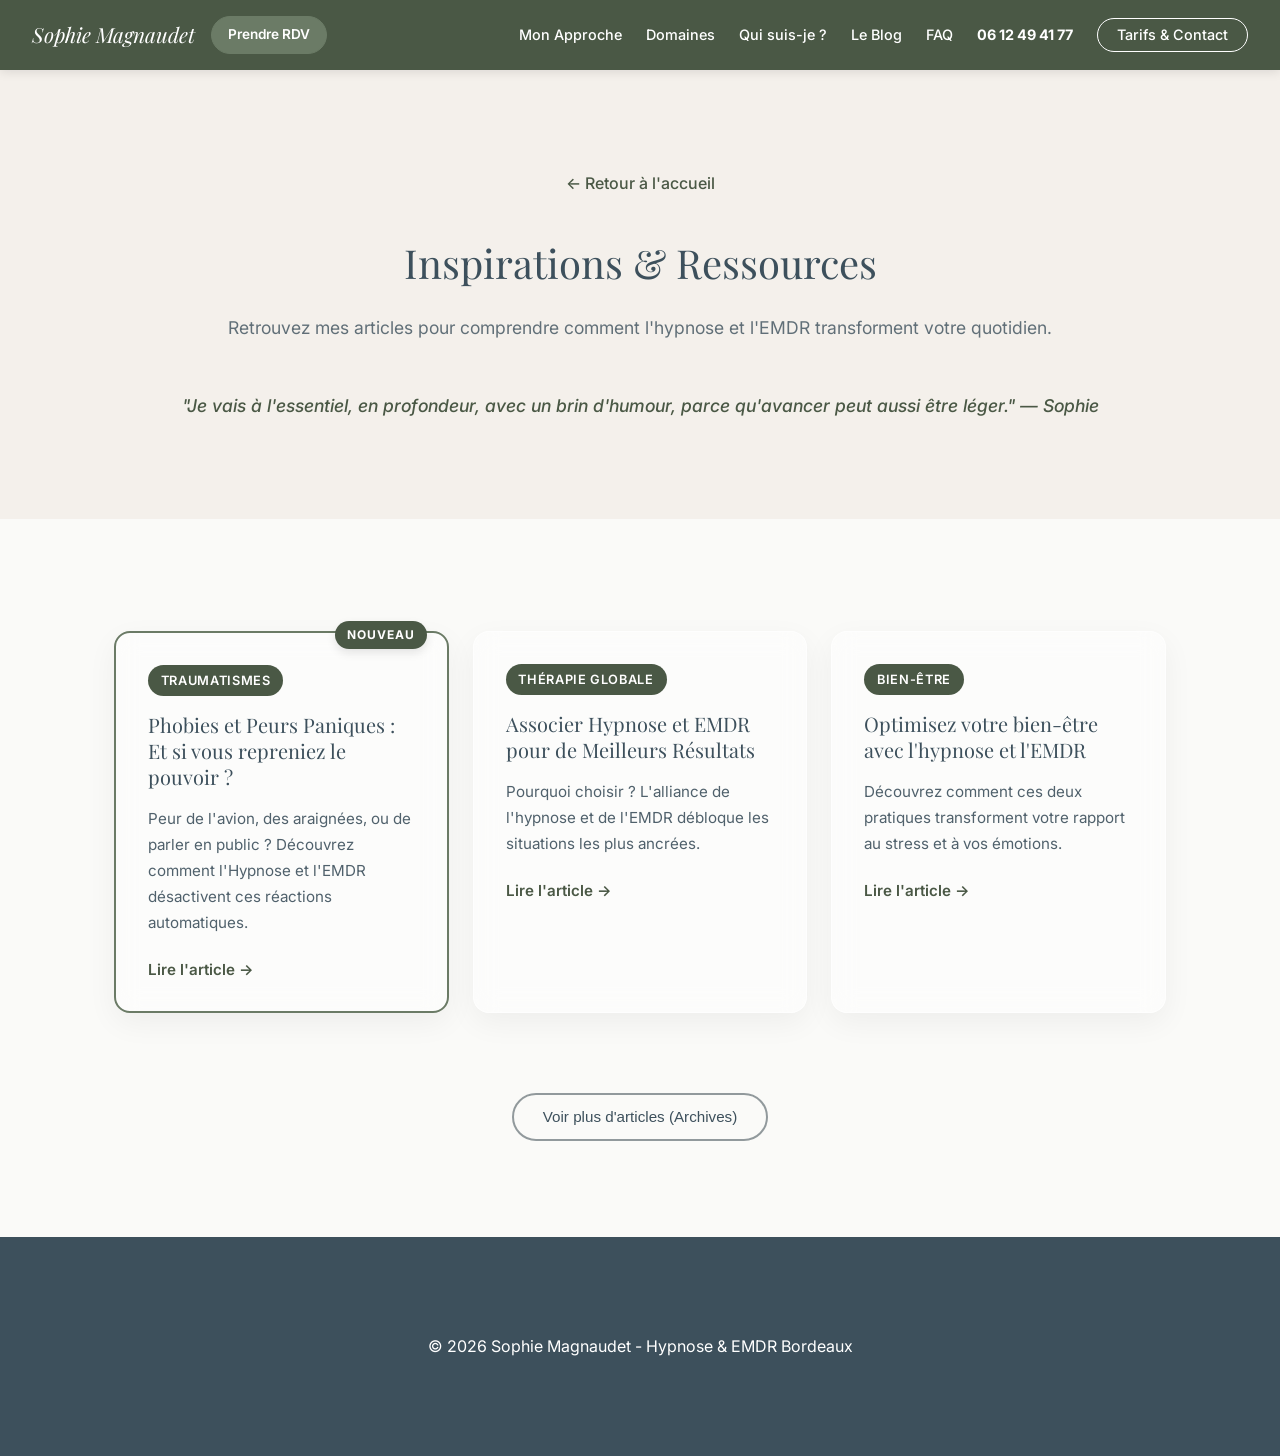
<file: blog.html>
﻿<!DOCTYPE html>
<html lang="fr" prefix="og: https://ogp.me/ns#">
<head>
    <meta charset="UTF-8">
    <meta name="viewport" content="width=device-width, initial-scale=1.0">

    <!-- ✅ SEO : Robots -->
    <meta name="robots" content="index, follow">

    <!-- ✅ SEO : Title & Meta Description -->
    <title>Blog Inspirations & Ressources | Sophie Magnaudet — Hypnose & EMDR Bordeaux</title>
    <meta name="description" content="Découvrez tous les articles de Sophie Magnaudet sur l'hypnose, l'EMDR et le bien-être à Bordeaux. Ressources pour surmonter le stress, les traumatismes et les blocages.">
    
    <link rel="canonical" href="https://www.hypnose-emdr-bordeaux.com/blog.html">

    <!-- Polices Google -->
    <link rel="preconnect" href="https://fonts.googleapis.com">
    <link rel="preconnect" href="https://fonts.gstatic.com" crossorigin>
    <link href="https://fonts.googleapis.com/css2?family=Inter:wght@400;500&family=Playfair+Display:ital,wght@0,400;0,600;1,400&display=swap" rel="stylesheet">

    <link rel="stylesheet" href="./styles.css">
    <style>
        .blog-header {
            padding: 100px 0 50px;
            background-color: var(--color-background);
            text-align: center;
        }
        .back-home {
            margin-bottom: 2rem;
            display: inline-block;
            color: var(--color-primary-dark);
            text-decoration: none;
            font-weight: 500;
        }
        .back-home:hover {
            text-decoration: underline;
        }
    </style>
</head>
<body>

    <!-- NAVIGATION -->
    <nav class="navbar" role="navigation" aria-label="Navigation principale">
        <div class="nav-brand">
            <a href="index.html" style="color: inherit; text-decoration: none;">Sophie Magnaudet</a>
            <div class="nav-contact-group">
                <a href="tarifs-contact.html" class="nav-rdv-btn">Prendre RDV</a>
            </div>
        </div>
        <button class="hamburger" id="hamburger-btn" aria-label="Ouvrir le menu" aria-expanded="false">
            <span></span><span></span><span></span>
        </button>
        <ul class="nav-links" id="nav-menu">
            <li><a href="index.html#approche">Mon Approche</a></li>
            <li><a href="index.html#domaines">Domaines</a></li>
            <li><a href="sophie-magnaudet.html">Qui suis-je ?</a></li>
            <li><a href="blog.html">Le Blog</a></li>
            <li><a href="index.html#faq">FAQ</a></li>
            <li><a href="tel:0612494177" class="nav-tel">06 12 49 41 77</a></li>
            <li><a href="tarifs-contact.html" class="nav-btn">Tarifs &amp; Contact</a></li>
        </ul>
    </nav>

    <header class="blog-header">
        <div class="container">
            <a href="index.html" class="back-home">← Retour à l'accueil</a>
            <h1 class="section-title">Inspirations & Ressources</h1>
            <p class="section-subtitle">Retrouvez mes articles pour comprendre comment l'hypnose et l'EMDR transforment votre quotidien.</p>
            <div class="text-center" style="margin-bottom: 3rem;">
                <p class="glass-author" style="font-size: 1.1rem; font-style: italic;">"Je vais à l'essentiel, en profondeur, avec un brin d'humour, parce qu'avancer peut aussi être léger." — Sophie</p>
            </div>
        </div>
    </header>

    <!-- SECTION BLOG COMPLÈTE -->
    <section id="blog" class="section bg-light">
        <div class="container">
            <div class="blog-grid" id                <!-- Article 6 (Nouveau: Phobies) -->
                <article class="blog-card glass-card is-new">
                    <div class="new-badge">Nouveau</div>
                    <span class="blog-tag" style="background-color: var(--color-primary-dark);">Traumatismes</span>
                    <h3>Phobies et Peurs Paniques : Et si vous repreniez le pouvoir ?</h3>
                    <p>Peur de l'avion, des araignées, ou de parler en public ? Découvrez comment l'Hypnose et l'EMDR désactivent ces réactions automatiques.</p>
                    <div class="inline-article" id="art-6" style="display:none">
                        <div class="inline-article-body">
                            <p>Une phobie, c'est comme une alarme incendie qui se déclenche alors qu'il n'y a pas de feu. Votre cerveau "beugue" et envoie un signal de survie face à une situation qui n'est pas réellement dangereuse.</p>
                            <h4>Pourquoi ça ne part pas tout seul ?</h4>
                            <p>Parce que la phobie est logée dans votre cerveau émotionnel (limbique). Vous avez beau vous dire rationnellement que "l'avion est le moyen de transport le plus sûr", votre corps, lui, hurle le contraire.</p>
                            <h4>L'Hypnose et l'EMDR : Le duo gagnant</h4>
                            <p><strong>1. L'EMDR pour désensibiliser le souvenir source</strong><br>Souvent, une phobie est liée à un évènement passé mal "digéré". L'EMDR permet de retraiter cette information pour que le cerveau comprenne que le danger est terminé.</p>
                            <p><strong>2. L'Hypnose pour reprogrammer la réaction</strong><br>En état d'hypnose, nous apprenons à votre inconscient à rester calme et en sécurité dans les situations qui posaient problème.</p>
                            <p>Changer est possible, et souvent bien plus rapide qu'on ne l'imagine.</p>
                        </div>
                        <button class="read-more-btn" onclick="toggleInline('art-6', this)">Refermer ↑</button>
                    </div>
                    <button onclick="toggleInline('art-6', this)" class="read-more-btn">Lire l'article →</button>
                </article>

                <!-- Article 3 (Associer Hypnose/EMDR) -->
                <article class="blog-card glass-card">
                    <span class="blog-tag" style="background-color: var(--color-primary-dark);">Thérapie Globale</span>
                    <h3>Associer Hypnose et EMDR pour de Meilleurs Résultats</h3>
                    <p>Pourquoi choisir ? L'alliance de l'hypnose et de l'EMDR débloque les situations les plus ancrées.</p>
                    <div class="inline-article" id="art-3" style="display:none">
                        <div class="inline-article-body">
                            <p>L'hypnose prépare l'esprit, installe la sécurité et l'EMDR traite le traumatisme ou le blocage en profondeur. C'est un combo puissant pour un changement durable.</p>
                        </div>
                        <button class="read-more-btn" onclick="toggleInline('art-3', this)">Refermer ↑</button>
                    </div>
                    <button onclick="toggleInline('art-3', this)" class="read-more-btn">Lire l'article →</button>
                </article>

                <!-- Article 4 (Bien-être) -->
                <article class="blog-card glass-card">
                    <span class="blog-tag" style="background-color: var(--color-primary-dark);">Bien-être</span>
                    <h3>Optimisez votre bien-être avec l'hypnose et l'EMDR</h3>
                    <p>Découvrez comment ces deux pratiques transforment votre rapport au stress et à vos émotions.</p>
                    <div class="inline-article" id="art-4" style="display:none">
                        <div class="inline-article-body">
                            <p>Réduction du stress, sommeil amélioré, confiance en soi... l'accompagnement par l'hypnose et l'EMDR offre des bénéfices concrets dès les premières séances.</p>
                        </div>
                        <button class="read-more-btn" onclick="toggleInline('art-4', this)">Refermer ↑</button>
                    </div>
                    <button onclick="toggleInline('art-4', this)" class="read-more-btn">Lire l'article →</button>
                </article>

            </div>

            <!-- SECTION ARCHIVES -->
            <div class="archive-section text-center" style="margin-top: 4rem;">
                <button id="toggle-archive-btn" class="btn btn-outline">Voir plus d'articles (Archives)</button>
                
                <div id="archives-container" style="display: none; margin-top: 3rem;">
                    <div class="blog-grid">
                        <!-- Article 5 (Grignotage) -->
                        <article class="blog-card glass-card">
                            <span class="blog-tag" style="background-color: var(--color-primary-dark);">Comportements</span>
                            <h3>Grignotage : Et si cet été, vous lâchiez enfin vos automatismes ?</h3>
                            <p>Le soleil pointe son nez à Bordeaux... Et si on traitait la source de l'envie plutôt que le contenu de l'assiette ?</p>
                            <div class="inline-article" id="art-5" style="display:none">
                                <div class="inline-article-body">
                                    <p>Le grignotage, c’est souvent un « doudou » émotionnel. On se tourne vers le sucre or le gras parce qu’ils agissent comme un réconfort immédiat.</p>
                                    <p>L'EMDR et l'Hypnose permettent de « dé-cliquer » ce mécanisme en retravaillant le besoin à la source.</p>
                                    <h4>3 astuces pour commencer :</h4>
                                    <ul>
                                        <li><strong>La pause de 5 minutes :</strong> Attendez que l'orage passe.</li>
                                        <li><strong>Identifiez le besoin :</strong> Faim or émotion ?</li>
                                        <li><strong>Changez d'air :</strong> Rompez le rituel !</li>
                                    </ul>
                                </div>
                                <button class="read-more-btn" onclick="toggleInline('art-5', this)">Refermer ↑</button>
                            </div>
                            <button onclick="toggleInline('art-5', this)" class="read-more-btn">Lire l'article →</button>
                        </article>

                        <!-- Article 2 -->
                        <article class="blog-card glass-card">
                            <span class="blog-tag" style="background-color: var(--color-primary-dark);">Traumatismes</span>
                            <h3>Thérapie brève EMDR à Bordeaux : Une solution rapide</h3>
                            <p>L'EMDR est une technique efficace pour cibler et désactiver les charges émotionnelles lourdes.</p>
                            <div class="inline-article" id="art-2" style="display:none">
                                <div class="inline-article-body">
                                    <p>L'EMDR utilise la stimulation bilatérale du cerveau pour traiter les traumatismes passés qui impactent votre présent.</p>
                                </div>
                                <button class="read-more-btn" onclick="toggleInline('art-2', this)">Refermer ↑</button>
                            </div>
                            <button onclick="toggleInline('art-2', this)" class="read-more-btn">Lire l'article →</button>
                        </article>

                        <!-- Article 1 -->
                        <article class="blog-card glass-card">
                            <span class="blog-tag" style="background-color: var(--color-primary-dark);">Maternité</span>
                            <h3>Découvrez l'Hypno-naissance pour un Accouchement Serein</h3>
                            <p>L'hypno-naissance est une méthode douce qui permet à la future maman de gérer la douleur et d'accueillir son bébé dans la confiance.</p>
                            <div class="inline-article" id="art-1" style="display:none">
                                <div class="inline-article-body">
                                    <p>Il s'agit d'un état de relaxation profonde où le corps et l'esprit sont apaisés pour vivre une naissance sereine.</p>
                                </div>
                                <button class="read-more-btn" onclick="toggleInline('art-1', this)">Refermer ↑</button>
                            </div>
                            <button onclick="toggleInline('art-1', this)" class="read-more-btn">Lire l'article →</button>
                        </article>
                    </div>
                </div>
            </div>
        </div>
    </section>

    <footer class="section footer-section">
        <div class="container text-center">
            <p>© 2026 Sophie Magnaudet - Hypnose & EMDR Bordeaux</p>
        </div>
    </footer>

    <script>
        // Menu Hamburger
        const hamburgerBtn = document.getElementById('hamburger-btn');
        const navMenu = document.getElementById('nav-menu');
        hamburgerBtn.addEventListener('click', () => {
            const expanded = hamburgerBtn.getAttribute('aria-expanded') === 'true';
            hamburgerBtn.setAttribute('aria-expanded', !expanded);
            navMenu.classList.toggle('active');
        });

        // Toggle Archives
        const toggleArchiveBtn = document.getElementById('toggle-archive-btn');
        const archivesContainer = document.getElementById('archives-container');
        if (toggleArchiveBtn) {
            toggleArchiveBtn.addEventListener('click', () => {
                if (archivesContainer.style.display === 'none') {
                    archivesContainer.style.display = 'block';
                    toggleArchiveBtn.innerText = 'Masquer les archives ↑';
                } else {
                    archivesContainer.style.display = 'none';
                    toggleArchiveBtn.innerText = 'Voir plus d\'articles (Archives)';
                }
            });
        }

        // Toggle articles
        function toggleInline(id, btn) {
            const art = document.getElementById(id);
            if (art.style.display === 'none' || art.style.display === '') {
                art.style.display = 'block';
                btn.innerText = 'Refermer ↑';
            } else {
                art.style.display = 'none';
                btn.innerText = 'Lire l\'article →';
                // Scroll back to card if needed
                btn.closest('.blog-card').scrollIntoView({ behavior: 'smooth', block: 'start' });
            }
        }
    </script>
</body>
</html>
</file>
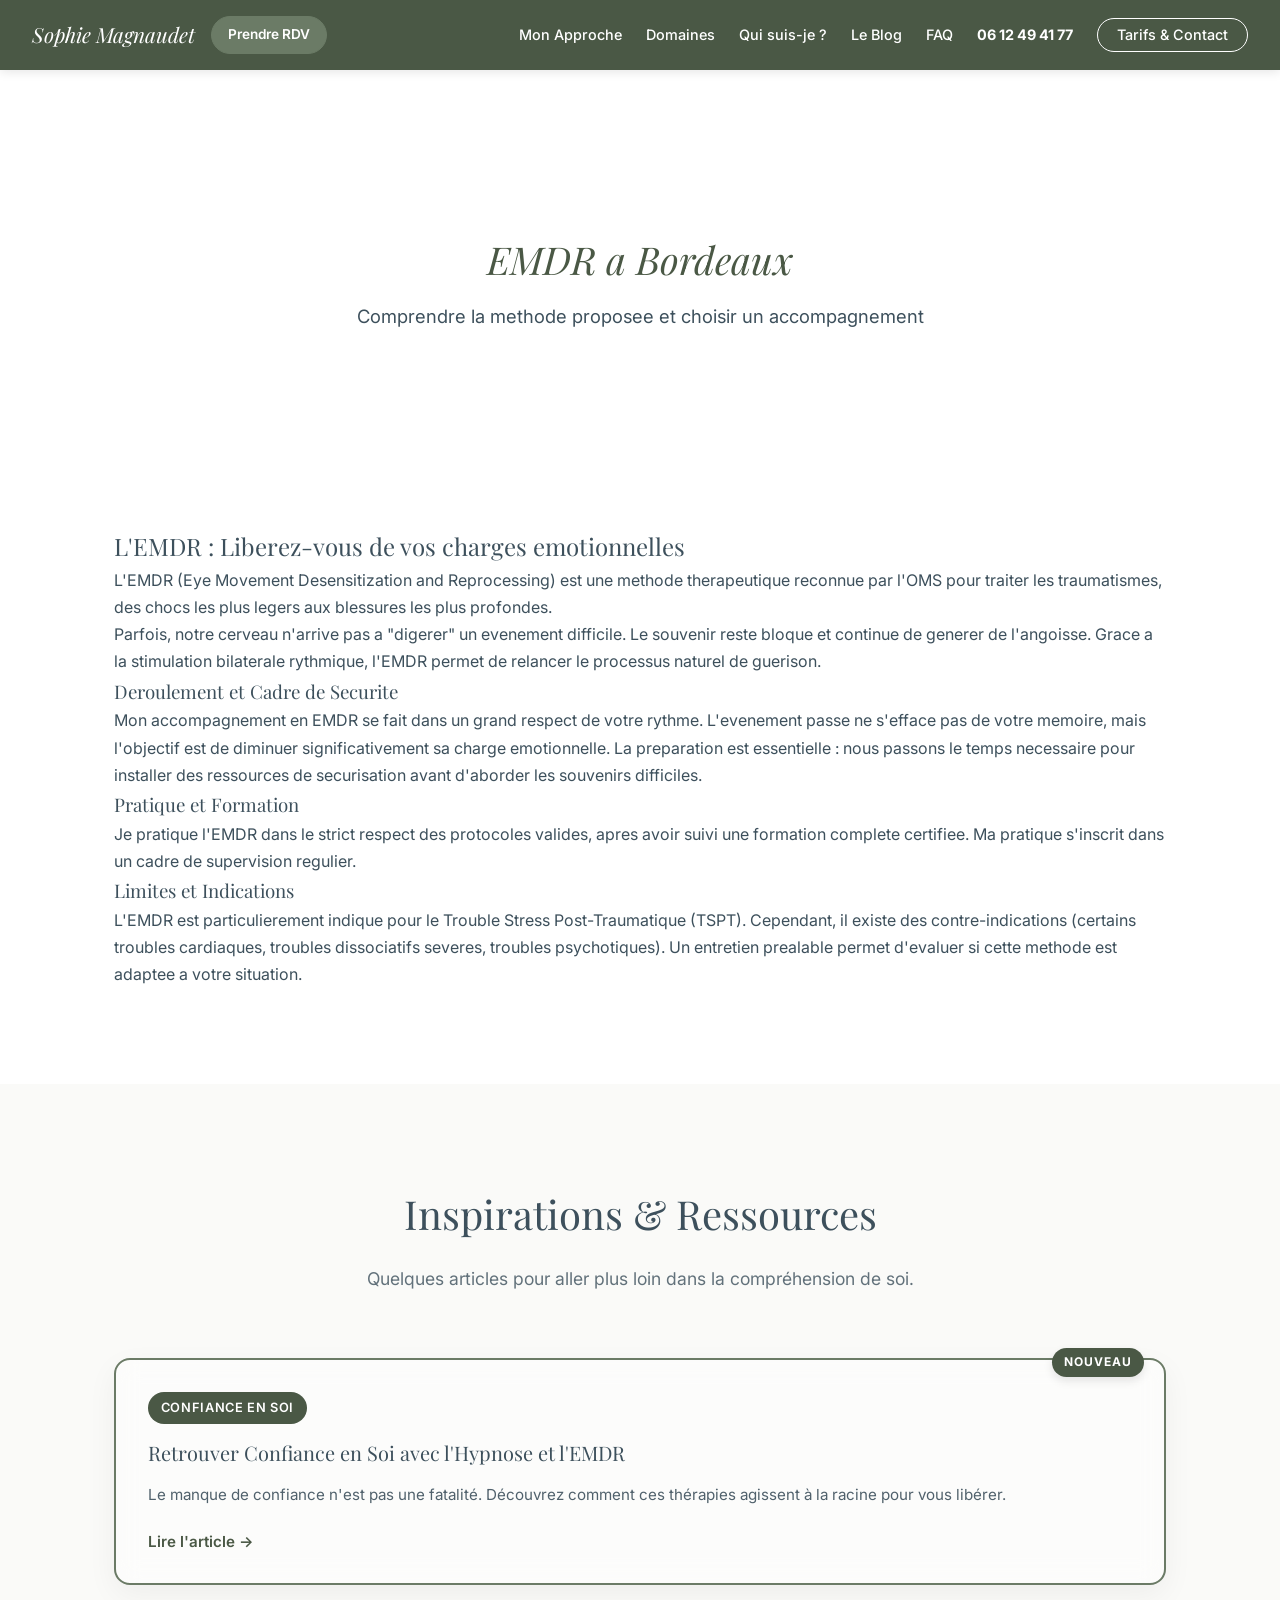
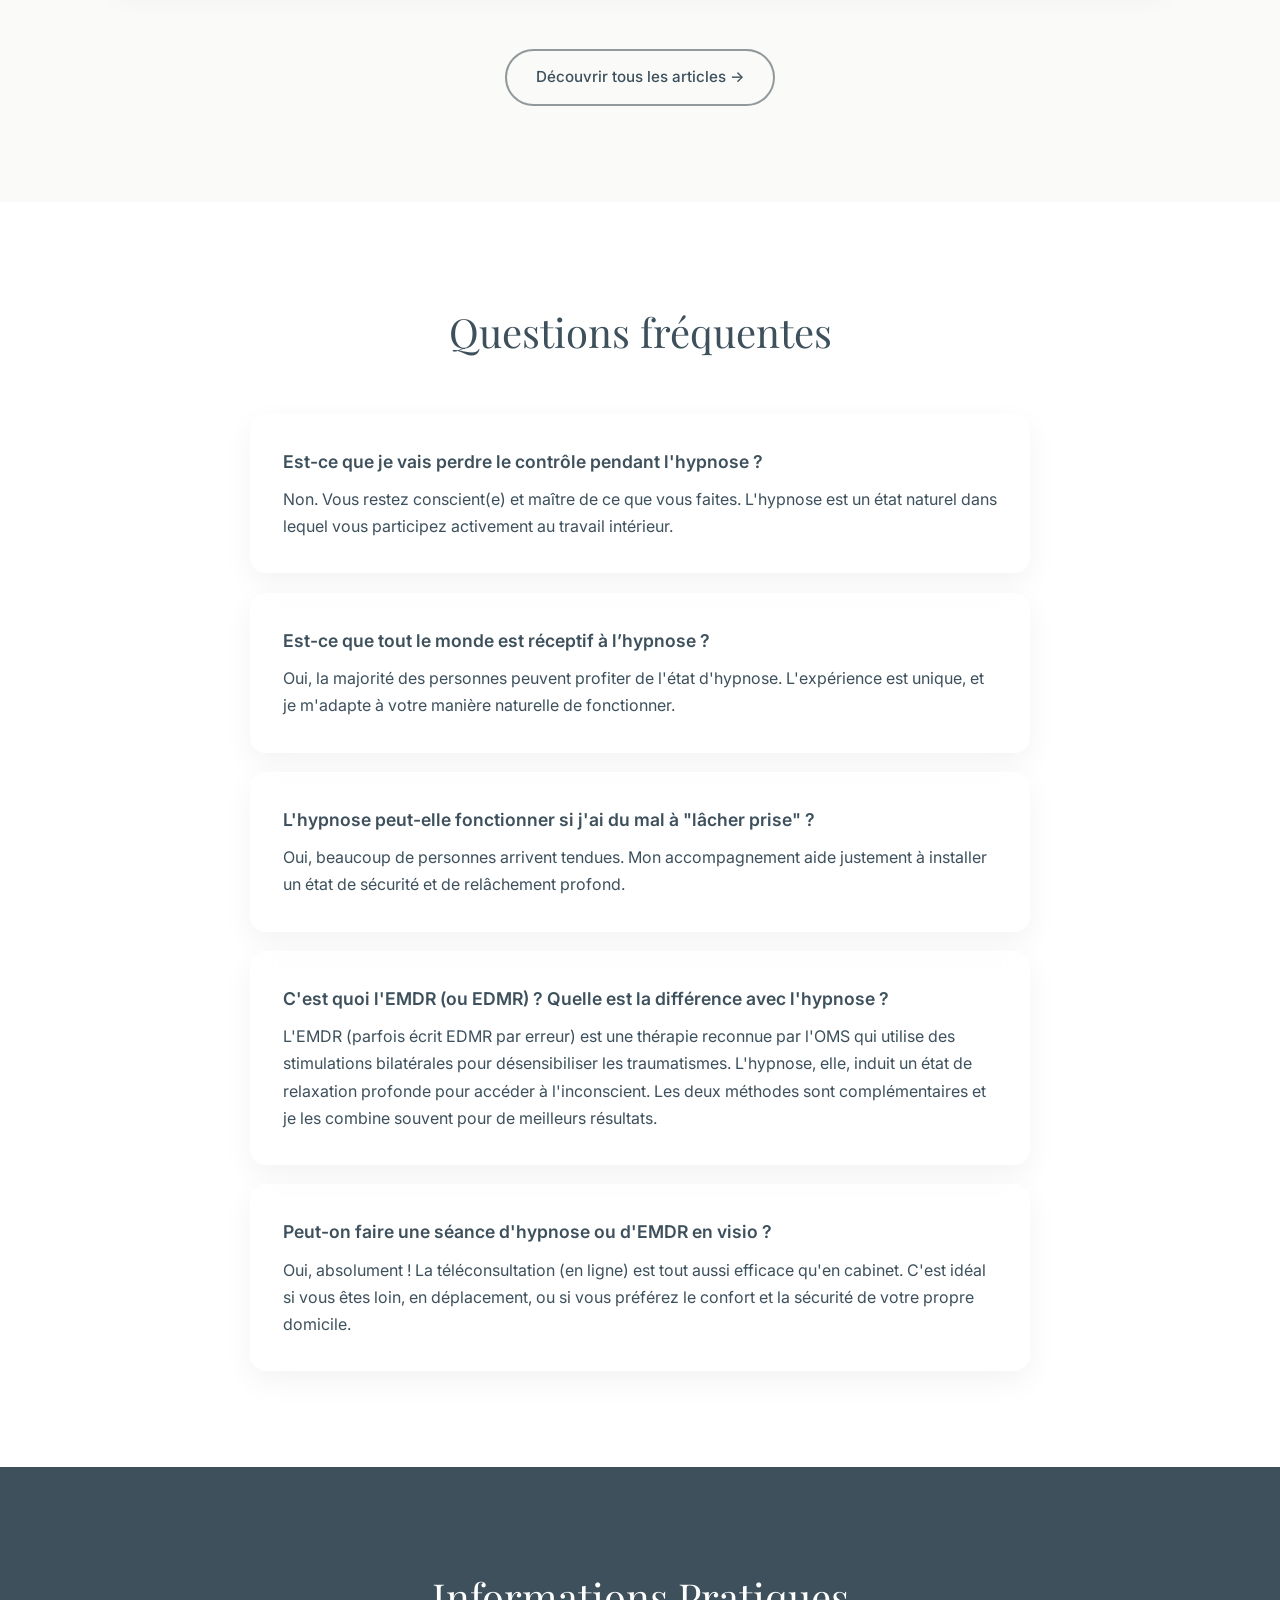
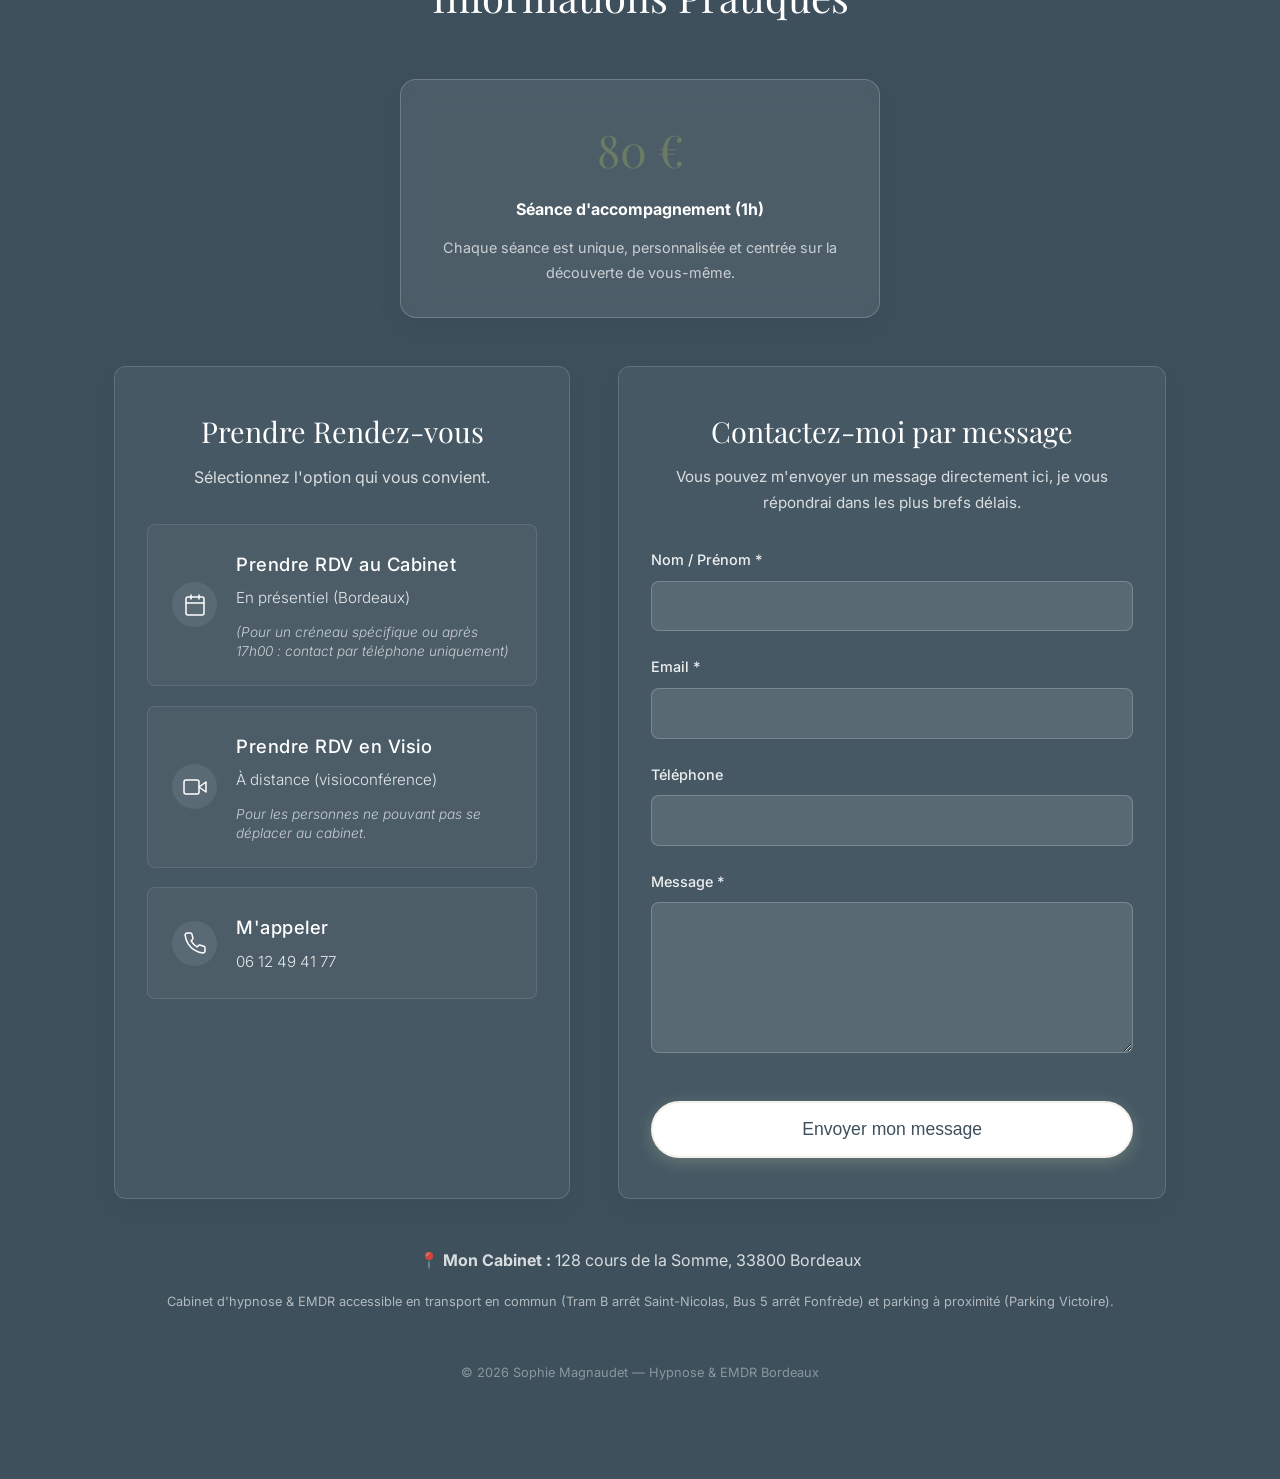
<file: emdr-bordeaux.html>
﻿<!DOCTYPE html>
<html lang="fr" prefix="og: https://ogp.me/ns#">
<head>
    <meta charset="UTF-8">
    <meta name="viewport" content="width=device-width, initial-scale=1.0">

    <!-- ✅ SEO : Robots -->
    <meta name="robots" content="index, follow, max-snippet:-1, max-image-preview:large, max-video-preview:-1">

    <!-- ✅ SEO : Title & Meta Description enrichis -->
    <title>EMDR a Bordeaux : approche et seances | Sophie Magnaudet</title>
    <meta name="description" content="Libérez-vous rapidement de vos blocages avec Sophie Magnaudet, hypnothérapeute certifiée à Bordeaux. Séances au cabinet et en téléconsultation (visio). Spécialiste Hypnose & EMDR pour un changement réel. Réservez au 06 12 49 41 77.">
    <meta name="keywords" content="hypnose bordeaux, EMDR bordeaux, hypnose en ligne, téléconsultation hypnose, hypnothérapeute bordeaux, hypnose visio, thérapie EMDR à distance, hypnose ericksonienne bordeaux, traumatisme bordeaux, stress anxieté, Sophie Magnaudet, EMDR 33800">

    <meta name="author" content="Sophie Magnaudet">

    <!-- ✅ GEO : Balises géographiques pour les moteurs de recherche locaux -->
    <meta name="geo.region" content="FR-33">
    <meta name="geo.placename" content="Bordeaux">
    <meta name="geo.position" content="44.8318;-0.5758">
    <meta name="ICBM" content="44.8318, -0.5758">

    <!-- ✅ SEO : Canonical URL -->
    <link rel="canonical" href="https://www.hypnose-emdr-bordeaux.com/">

    <!-- ✅ SEO : Open Graph (partage réseaux sociaux / WhatsApp) -->
    <meta property="og:type" content="website">
    <meta property="og:locale" content="fr_FR">
    <meta property="og:title" content="Hypnose &amp; EMDR à Bordeaux | Sophie Magnaudet — Hypnothérapeute">
    <meta property="og:description" content="Libérez-vous rapidement de vos blocages avec Sophie Magnaudet, hypnothérapeute certifiée à Bordeaux. Spécialiste Hypnose & EMDR pour un changement réel selon votre rythme.">
    <meta property="og:url" content="https://www.hypnose-emdr-bordeaux.com/">
    <meta property="og:image" content="https://www.hypnose-emdr-bordeaux.com/image/sophie-identite.jpg">
    <meta property="og:image:alt" content="Sophie Magnaudet, hypnothérapeute EMDR à Bordeaux">
    <meta property="og:site_name" content="Hypnose &amp; EMDR Bordeaux — Sophie Magnaudet">

    <!-- ✅ SEO : Twitter / X Cards -->
    <meta name="twitter:card" content="summary_large_image">
    <meta name="twitter:title" content="Hypnose &amp; EMDR à Bordeaux | Sophie Magnaudet">
    <meta name="twitter:description" content="Libérez-vous rapidement de vos blocages avec Sophie Magnaudet, hypnothérapeute certifiée à Bordeaux. Spécialiste Hypnose & EMDR pour un changement réel selon votre rythme.">
    <meta name="twitter:image" content="https://www.hypnose-emdr-bordeaux.com/image/sophie-identite.jpg">



    <!-- ✅ SEO : Données structurées JSON-LD — LocalBusiness + Person + FAQPage -->
    <script type="application/ld+json">
    {
        "@context": "https://schema.org",
        "@graph": [
            {
                "@type": ["HealthAndBeautyBusiness", "MedicalBusiness"],
                "@id": "https://www.hypnose-emdr-bordeaux.com/#business",
                "name": "Hypnose &amp; EMDR Bordeaux — Sophie Magnaudet",
                "alternateName": ["Hypnose Bordeaux", "EMDR Bordeaux", "EDMR Bordeaux", "Cabinet d'hypnothérapie Bordeaux"],
                "description": "Cabinet d'hypnothérapie et de thérapie EMDR à Bordeaux. Accompagnement des traumatismes, stress, anxiété, confiance en soi, sommeil. Sophie Magnaudet, hypnothérapeute certifiée.",
                "url": "https://www.hypnose-emdr-bordeaux.com/",
                "telephone": "+33612494177",
                "email": "hypnose.bordeaux.magnaudet@gmail.com",
                "priceRange": "80€",
                "image": "https://www.hypnose-emdr-bordeaux.com/image/sophie-identite.jpg",
                "address": {
                    "@type": "PostalAddress",
                    "streetAddress": "128 cours de la Somme",
                    "addressLocality": "Bordeaux",
                    "postalCode": "33800",
                    "addressCountry": "FR"
                },
                "geo": {
                    "@type": "GeoCoordinates",
                    "latitude": "44.8318",
                    "longitude": "-0.5758"
                },
                "openingHoursSpecification": [
                    {
                        "@type": "OpeningHoursSpecification",
                        "dayOfWeek": ["Monday","Tuesday","Wednesday","Thursday","Friday"],
                        "opens": "09:00",
                        "closes": "19:00"
                    }
                ],
                "hasOfferCatalog": {
                    "@type": "OfferCatalog",
                    "name": "Séances d'accompagnement — Hypnose &amp; EMDR Bordeaux",
                    "itemListElement": [
                        {
                            "@type": "Offer",
                            "itemOffered": {
                                "@type": "Service",
                                "name": "Séance Hypnose Ericksonienne Bordeaux",
                                "description": "Séance d'hypnothérapie individuelle d'une heure à Bordeaux. Traumatismes, blocages, confiance en soi, comportements."
                            },
                            "price": "80",
                            "priceCurrency": "EUR"
                        },
                        {
                            "@type": "Offer",
                            "itemOffered": {
                                "@type": "Service",
                                "name": "Séance EMDR Bordeaux",
                                "description": "Thérapie EMDR (Eye Movement Desensitization and Reprocessing) pour le traitement des traumatismes à Bordeaux. Reconnue par l'OMS."
                            },
                            "price": "80",
                            "priceCurrency": "EUR"
                        },
                        {
                            "@type": "Offer",
                            "itemOffered": {
                                "@type": "Service",
                                "name": "Séance Hypnose & EMDR en Visio (Téléconsultation)",
                                "description": "Séance d'hypnothérapie et EMDR en visioconférence. Idéal si vous ne pouvez pas vous déplacer au cabinet. Mêmes résultats qu'en présentiel."
                            },
                            "price": "80",
                            "priceCurrency": "EUR"
                        }
                    ]
                },
                "sameAs": [
                    "https://www.hypnose-emdr-bordeaux.com/"
                ]
            },
            {
                "@type": "Person",
                "@id": "https://www.hypnose-emdr-bordeaux.com/#person",
                "name": "Sophie Magnaudet",
                "jobTitle": "Hypnothérapeute et thérapeute EMDR certifiée",
                "description": "Hypnothérapeute certifiée à Bordeaux, spécialiste de l'hypnose ericksonienne et de la thérapie EMDR. Ancienne ingénieure projet reconvertie dans l'accompagnement thérapeutique.",
                "url": "https://www.hypnose-emdr-bordeaux.com/",
                "email": "hypnose.bordeaux.magnaudet@gmail.com",
                "telephone": "+33612494177",
                "worksFor": {"@id": "https://www.hypnose-emdr-bordeaux.com/#business"},
                "address": {
                    "@type": "PostalAddress",
                    "streetAddress": "128 cours de la Somme",
                    "addressLocality": "Bordeaux",
                    "postalCode": "33800",
                    "addressCountry": "FR"
                }
            },
            {
                "@type": "FAQPage",
                "@id": "https://www.hypnose-emdr-bordeaux.com/#faq",
                "mainEntity": [
                    {
                        "@type": "Question",
                        "name": "Est-ce que je vais perdre le contrôle pendant l'hypnose ?",
                        "acceptedAnswer": {
                            "@type": "Answer",
                            "text": "Non. Vous restez conscient(e) et maître de ce que vous faites. L'hypnose est un état naturel dans lequel vous participez activement au travail intérieur."
                        }
                    },
                    {
                        "@type": "Question",
                        "name": "Qu'est-ce que l'EMDR (ou EDMR) ?",
                        "acceptedAnswer": {
                            "@type": "Answer",
                            "text": "L'EMDR (Eye Movement Desensitization and Reprocessing), parfois écrit EDMR par erreur, est une thérapie reconnue par l'OMS pour traiter les traumatismes et les blocages émotionnels grâce à des stimulations bilatérales. À Bordeaux, Sophie Magnaudet est spécialiste EMDR."
                        }
                    },
                    {
                        "@type": "Question",
                        "name": "Combien coûte une séance d'hypnose ou d'EMDR à Bordeaux ?",
                        "acceptedAnswer": {
                            "@type": "Answer",
                            "text": "Une séance d'accompagnement (hypnose ou EMDR) dure environ 1 heure et coûte 80€ au cabinet de Sophie Magnaudet, 128 cours de la Somme, Bordeaux (33800)."
                        }
                    },
                    {
                        "@type": "Question",
                        "name": "L'hypnose peut-elle fonctionner si j'ai du mal à lâcher prise ?",
                        "acceptedAnswer": {
                            "@type": "Answer",
                            "text": "Oui, beaucoup de personnes arrivent tendues. L'accompagnement de Sophie Magnaudet aide justement à installer un état de sécurité et de relâchement profond avant chaque séance."
                        }
                    },
                    {
                        "@type": "Question",
                        "name": "Où se trouve le cabinet d'hypnothérapie et EMDR de Sophie Magnaudet à Bordeaux ?",
                        "acceptedAnswer": {
                            "@type": "Answer",
                            "text": "Le cabinet est situé au 128 cours de la Somme, 33800 Bordeaux. Facilement accessible en transport en commun et parking à proximité."
                        }
                    },
                    {
                        "@type": "Question",
                        "name": "Est-il possible de faire une séance d'hypnose ou d'EMDR en ligne (visio) ?",
                        "acceptedAnswer": {
                            "@type": "Answer",
                            "text": "Oui, tout à fait. La téléconsultation (en visio) est une excellente alternative si vous ne pouvez pas vous déplacer au cabinet. L'efficacité de l'hypnose et de l'EMDR reste la même, avec l'avantage du confort de votre domicile."
                        }
                    }
                ]
            }
        ]
    }
    </script>

    <!-- Polices Google — chargement asynchrone (non-bloquant) -->
    <link rel="preconnect" href="https://fonts.googleapis.com">
    <link rel="preconnect" href="https://fonts.gstatic.com" crossorigin>
    <link href="https://fonts.googleapis.com/css2?family=Inter:wght@400;500&family=Playfair+Display:ital,wght@0,400;0,600;1,400&display=swap"
          rel="stylesheet" media="print" onload="this.media='all'">
    <noscript><link href="https://fonts.googleapis.com/css2?family=Inter:wght@400;500&family=Playfair+Display:ital,wght@0,400;0,600;1,400&display=swap" rel="stylesheet"></noscript>
    <!-- Préchargement image hero (réduit les 4-5s de latence) -->
    <link rel="preconnect" href="https://images.unsplash.com">
    <link rel="preload" as="image"
          href="https://images.unsplash.com/photo-1441974231531-c6227db76b6e?q=60&w=1280&auto=format&fit=crop"
          fetchpriority="high">

    <link rel="stylesheet" href="./styles.css?v=5">
</head>
<body>

    <!-- NAVIGATION avec menu hamburger mobile -->
    <nav class="navbar" role="navigation" aria-label="Navigation principale">
        <div class="nav-brand">
            <a href="index.html" style="color: inherit; text-decoration: none;">Sophie Magnaudet</a>
            <div class="nav-contact-group">
                <a href="tarifs-contact.html" class="nav-rdv-btn">Prendre RDV</a>
            </div>
        </div>



        <!-- Bouton hamburger (mobile uniquement) -->
        <button class="hamburger" id="hamburger-btn" aria-label="Ouvrir le menu" aria-expanded="false">
            <span></span><span></span><span></span>
        </button>

        <ul class="nav-links" id="nav-menu">
            <li><a href="index.html#approche">Mon Approche</a></li>
            <li><a href="index.html#domaines">Domaines</a></li>
            <li><a href="sophie-magnaudet.html">Qui suis-je ?</a></li>
            <li><a href="blog.html">Le Blog</a></li>
            <li><a href="index.html#faq">FAQ</a></li>
            <li><a href="tel:0612494177" class="nav-tel">06 12 49 41 77</a></li>
            <li><a href="tarifs-contact.html" class="nav-btn">Tarifs & Contact</a></li>
        </ul>
    </nav>

<header class="hero-section" style="min-height: 40vh; align-items: center; justify-content: center; padding-top: 100px;">
    <div class="hero-overlay"></div>
    <div class="hero-content text-center">
        <h1 class="hero-title"><span class="highlight">EMDR a Bordeaux</span></h1>
        <p class="hero-subtitle">Comprendre la methode proposee et choisir un accompagnement</p>
    </div>
</header>

<section class="section">
    <div class="container">
        <h2>L'EMDR : Liberez-vous de vos charges emotionnelles</h2>
        <p>L'EMDR (Eye Movement Desensitization and Reprocessing) est une methode therapeutique reconnue par l'OMS pour traiter les traumatismes, des chocs les plus legers aux blessures les plus profondes.</p>
        <p>Parfois, notre cerveau n'arrive pas a "digerer" un evenement difficile. Le souvenir reste bloque et continue de generer de l'angoisse. Grace a la stimulation bilaterale rythmique, l'EMDR permet de relancer le processus naturel de guerison.</p>
        
        <h3>Deroulement et Cadre de Securite</h3>
        <p>Mon accompagnement en EMDR se fait dans un grand respect de votre rythme. L'evenement passe ne s'efface pas de votre memoire, mais l'objectif est de diminuer significativement sa charge emotionnelle. La preparation est essentielle : nous passons le temps necessaire pour installer des ressources de securisation avant d'aborder les souvenirs difficiles.</p>
        
        <h3>Pratique et Formation</h3>
        <p>Je pratique l'EMDR dans le strict respect des protocoles valides, apres avoir suivi une formation complete certifiee. Ma pratique s'inscrit dans un cadre de supervision regulier.</p>

        <h3>Limites et Indications</h3>
        <p>L'EMDR est particulierement indique pour le Trouble Stress Post-Traumatique (TSPT). Cependant, il existe des contre-indications (certains troubles cardiaques, troubles dissociatifs severes, troubles psychotiques). Un entretien prealable permet d'evaluer si cette methode est adaptee a votre situation.</p>
    </div>
</section>

<!-- 5. LE BLOG INSPIRATION -->
    <section id="blog" class="section bg-light" aria-label="Blog et inspirations">
        <div class="container">
            <h2 class="section-title">Inspirations &amp; Ressources</h2>
            <p class="section-subtitle">Quelques articles pour aller plus loin dans la compréhension de soi.</p>

            <div class="blog-grid" id="main-blog-container">
                <!-- Cet article est synchronisé automatiquement depuis blog.html -->
                <article class="blog-card glass-card is-new">
                    <div class="new-badge">Nouveau</div>
                    <span class="blog-tag" style="background-color: var(--color-primary-dark);">Confiance en soi</span>
                    <h3>Retrouver Confiance en Soi avec l'Hypnose et l'EMDR</h3>
                    <p>Le manque de confiance n'est pas une fatalité. Découvrez comment ces thérapies agissent à la racine pour vous libérer.</p>
                    <div class="inline-article" id="art-7" style="display:none">
                        <div class="inline-article-body">
                            <p>Le manque de confiance en soi est souvent perçu comme un trait de caractère. Pourtant, il s'agit presque toujours d'une construction liée à des expériences passées : une remarque blessante à l'école, un échec professionnel mal digéré, ou un environnement peu sécurisant.</p>
                            <h4>Pourquoi est-ce si difficile de changer seul ?</h4>
                            <p>Parce que la logique pure ne suffit pas. Vous avez beau vous répéter chaque matin "je suis capable", si votre inconscient reste persuadé du contraire à cause d'une mémoire émotionnelle ancienne, le blocage persiste.</p>
                            <h4>L'approche combinée : Hypnose & EMDR</h4>
                            <p><strong>1. L'EMDR pour "nettoyer" le passé :</strong><br>Si votre manque d'assurance est lié à des événements précis (une humiliation, un abandon, un échec), l'EMDR va retraiter cette mémoire traumatique. L'objectif est que le souvenir perde sa charge négative et ne déclenche plus de sentiment d'infériorité.</p>
                            <p><strong>2. L'Hypnose pour consolider le présent :</strong><br>Une fois le terrain apaisé, l'hypnose permet de dialoguer directement avec votre inconscient pour y réactiver vos propres ressources. Vous renouez naturellement avec vos capacités et renforcez votre estime personnelle de façon durable.</p>
                            <p>Travailler la confiance en soi, c'est oser enfin prendre sa place. C'est un chemin profondément libérateur !
                            <br><a href="blog.html">Découvrir d'autres articles</a></p>
                        </div>
                        <button class="read-more-btn" onclick="toggleInline('art-7', this)">Refermer ↑</button>
                    </div>
                    <button onclick="toggleInline('art-7', this)" class="read-more-btn">Lire l'article →</button>
                </article>

            </div>

            <div class="text-center" style="margin-top: 3rem;">
                <a href="blog.html" class="btn btn-outline" id="view-all-articles">Découvrir tous les articles →</a>
            </div>
        </div>
    </section>
    <section id="faq" class="section" aria-label="Questions fréquentes sur l'hypnose et l'EMDR à Bordeaux">
        <div class="container">
            <h2 class="section-title">Questions fréquentes</h2>
            <div class="faq-list">
                <div class="faq-item glass-card">
                    <h3 class="faq-q">Est-ce que je vais perdre le contrôle pendant l'hypnose ?</h3>
                    <p>Non. Vous restez conscient(e) et maître de ce que vous faites. L'hypnose est un état naturel dans lequel vous participez activement au travail intérieur.</p>
                </div>
                <div class="faq-item glass-card">
                    <h3 class="faq-q">Est-ce que tout le monde est réceptif à l’hypnose ?</h3>
                    <p>Oui, la majorité des personnes peuvent profiter de l'état d'hypnose. L'expérience est unique, et je m'adapte à votre manière naturelle de fonctionner.</p>
                </div>
                <div class="faq-item glass-card">
                    <h3 class="faq-q">L'hypnose peut-elle fonctionner si j'ai du mal à "lâcher prise" ?</h3>
                    <p>Oui, beaucoup de personnes arrivent tendues. Mon accompagnement aide justement à installer un état de sécurité et de relâchement profond.</p>
                </div>
                <div class="faq-item glass-card">
                    <h3 class="faq-q">C'est quoi l'EMDR (ou EDMR) ? Quelle est la différence avec l'hypnose ?</h3>
                    <p>L'EMDR (parfois écrit EDMR par erreur) est une thérapie reconnue par l'OMS qui utilise des stimulations bilatérales pour désensibiliser les traumatismes. L'hypnose, elle, induit un état de relaxation profonde pour accéder à l'inconscient. Les deux méthodes sont complémentaires et je les combine souvent pour de meilleurs résultats.</p>
                </div>
                <div class="faq-item glass-card">
                    <h3 class="faq-q">Peut-on faire une séance d'hypnose ou d'EMDR en visio ?</h3>
                    <p>Oui, absolument ! La téléconsultation (en ligne) est tout aussi efficace qu'en cabinet. C'est idéal si vous êtes loin, en déplacement, ou si vous préférez le confort et la sécurité de votre propre domicile.</p>
                </div>
                </div>
            </div>
        </div>
    </section>

    <!-- ✅ SEO : <footer> sémantique pour les infos officielles de contact -->
    <footer id="tarifs" class="section footer-section" aria-label="Tarifs et contact">
        <div class="container text-center">
            <h2 class="section-title">Informations Pratiques</h2>

            <div class="tarif-box glass-card">
                <p class="tarif-price">80 €</p>
                <p><strong>Séance d'accompagnement (1h)</strong></p>
                <p class="tarif-note">Chaque séance est unique, personnalisée et centrée sur la découverte de vous-même.</p>
            </div>

            <div class="contact-section-split" id="rdv" style="text-align: left;">
                
                <!-- Left panel: Contact Info -->
                <div class="contact-info-panel glass-card">
                    <h3 style="color: var(--color-white); font-size: 1.8rem; margin-bottom: 0.5rem; text-align: center;">Prendre Rendez-vous</h3>
                    <p style="color: rgba(255, 255, 255, 0.8); text-align: center; margin-bottom: 2rem;">Sélectionnez l'option qui vous convient.</p>

                    <div class="contact-method-list">
                        
                        <!-- Cal.com - Cabinet -->
                        <a href="https://cal.com/hypnose-emdr-bordeaux/30min" target="_blank" rel="noopener noreferrer" class="contact-method-item">
                            <div class="contact-icon">
                                <svg viewBox="0 0 24 24" width="24" height="24" fill="none" stroke="currentColor" stroke-width="1.5" stroke-linecap="round" stroke-linejoin="round">
                                    <rect x="3" y="4" width="18" height="18" rx="2" ry="2"></rect>
                                    <line x1="16" y1="2" x2="16" y2="6"></line>
                                    <line x1="8" y1="2" x2="8" y2="6"></line>
                                    <line x1="3" y1="10" x2="21" y2="10"></line>
                                </svg>
                            </div>
                            <div class="contact-details">
                                <h4>Prendre RDV au Cabinet</h4>
                                <span class="contact-hl">En présentiel (Bordeaux)</span>
                                <p class="contact-note">(Pour un créneau spécifique ou après 17h00 : contact par téléphone uniquement)</p>
                            </div>
                        </a>

                        <!-- Cal.com - Visio -->
                        <a href="https://cal.com/hypnose-emdr-bordeaux/seance-en-visio-hypnose-emdr" target="_blank" rel="noopener noreferrer" class="contact-method-item">
                            <div class="contact-icon">
                                <svg viewBox="0 0 24 24" width="24" height="24" fill="none" stroke="currentColor" stroke-width="1.5" stroke-linecap="round" stroke-linejoin="round">
                                    <polygon points="23 7 16 12 23 17 23 7"></polygon>
                                    <rect x="1" y="5" width="15" height="14" rx="2" ry="2"></rect>
                                </svg>
                            </div>
                            <div class="contact-details">
                                <h4>Prendre RDV en Visio</h4>
                                <span class="contact-hl">À distance (visioconférence)</span>
                                <p class="contact-note">Pour les personnes ne pouvant pas se déplacer au cabinet.</p>
                            </div>
                        </a>

                        <!-- Telephone -->
                        <a href="tel:0612494177" class="contact-method-item">
                            <div class="contact-icon">
                                <svg viewBox="0 0 24 24" width="24" height="24" fill="none" stroke="currentColor" stroke-width="1.5" stroke-linecap="round" stroke-linejoin="round">
                                    <path d="M22 16.92v3a2 2 0 0 1-2.18 2 19.79 19.79 0 0 1-8.63-3.07 19.5 19.5 0 0 1-6-6 19.79 19.79 0 0 1-3.07-8.67A2 2 0 0 1 4.11 2h3a2 2 0 0 1 2 1.72 12.84 12.84 0 0 0 .7 2.81 2 2 0 0 1-.45 2.11L8.09 9.91a16 16 0 0 0 6 6l1.27-1.27a2 2 0 0 1 2.11-.45 12.84 12.84 0 0 0 2.81.7A2 2 0 0 1 22 16.92z"></path>
                                </svg>
                            </div>
                            <div class="contact-details">
                                <h4>M'appeler</h4>
                                <span class="contact-hl">06 12 49 41 77</span>
                            </div>
                        </a>

                    </div>
                </div>

                <!-- Right panel: Contact Form -->
                <div class="contact-form-container glass-card" id="contact-form-section">
                    <h3>Contactez-moi par message</h3>
                    <p class="contact-form-subtitle">Vous pouvez m'envoyer un message directement ici, je vous répondrai dans les plus brefs délais.</p>
                    
                    <form action="https://api.web3forms.com/submit" method="POST" class="contact-form">
                        <!-- Replace with your Access Key -->
                        <input type="hidden" name="access_key" value="f989f9a8-ebd3-42e8-9dfc-42f42a46b8a8">
                        
                        <!-- Subject (Optional) -->
                        <input type="hidden" name="subject" value="Nouveau message depuis le site Hypnose Bordeaux">
                        
                        <div class="form-group">
                            <label for="name">Nom / Prénom *</label>
                            <input type="text" id="name" name="name" required class="form-input">
                        </div>
                        
                        <div class="form-group">
                            <label for="email">Email *</label>
                            <input type="email" id="email" name="email" required class="form-input">
                        </div>

                        <div class="form-group">
                            <label for="phone">Téléphone</label>
                            <input type="tel" id="phone" name="phone" class="form-input">
                        </div>
                        
                        <div class="form-group">
                            <label for="message">Message *</label>
                            <textarea id="message" name="message" rows="6" required class="form-input"></textarea>
                        </div>
                        
                        <!-- Honeypot Spam Protection -->
                        <input type="checkbox" name="botcheck" class="hidden" style="display: none;">
                        
                        <button type="submit" class="btn btn-primary submit-btn">Envoyer mon message</button>
                    </form>
                </div>

            </div>

            <address class="footer-address">
                <strong>📍 Mon Cabinet :</strong> 128 cours de la Somme, 33800 Bordeaux
            </address>

            <!-- ✅ SEO local : accès concret -->
            <p class="footer-zones" style="font-size:0.8rem; opacity:0.6; margin-top:1rem; line-height:1.8;">
                Cabinet d'hypnose &amp; EMDR accessible en transport en commun (Tram B arrêt Saint-Nicolas, Bus 5 arrêt Fonfrède) et parking à proximité (Parking Victoire).
            </p>

            <p class="footer-copy">&copy; 2026 Sophie Magnaudet — Hypnose &amp; EMDR Bordeaux</p>
        </div>
    </footer>

    <!-- Scripts -->
    <script>
        // === MENU HAMBURGER ===
        const btn = document.getElementById('hamburger-btn');
        const menu = document.getElementById('nav-menu');
        btn.addEventListener('click', () => {
            const isOpen = menu.classList.toggle('is-open');
            btn.setAttribute('aria-expanded', isOpen);
        });

        // === NAVIGATION (compatible iFrame Wix auto-height) ===
        // Dans Wix, l'iFrame est auto-redimensionnée = pas de scroll interne.
        // On envoie la position Y à la page parent Wix via postMessage.
        document.querySelectorAll('a[href^="#"]').forEach(link => {
            link.addEventListener('click', function(e) {
                const targetId = this.getAttribute('href').substring(1);
                const target = document.getElementById(targetId);
                if (target) {
                    e.preventDefault();
                    menu.classList.remove('is-open');
                    btn.setAttribute('aria-expanded', false);

                    // Calcul de la position Y de la section dans le document
                    const rect = target.getBoundingClientRect();
                    const scrollY = rect.top + (window.pageYOffset || document.documentElement.scrollTop);

                    // Méthode 1 : scroll natif (fonctionne si pas dans iFrame auto-height)
                    target.scrollIntoView({ behavior: 'smooth', block: 'start' });

                    // Méthode 2 : postMessage vers la page Wix parent
                    try { window.parent.postMessage({ scrollTo: scrollY, type: 'scroll' }, '*'); } catch(e){}
                    try { window.parent.postMessage({ intent: 'scroll', y: scrollY }, '*'); } catch(e){}
                }
            });
        });

        // === ARTICLES INLINE ===
        function toggleInline(id, btn) {
            const panel = document.getElementById(id);
            if (!panel) return;
            const isOpen = panel.style.display !== 'none';

            if (isOpen) {
                // Refermer
                panel.style.display = 'none';
                // Retrouver le bouton d'ouverture (frère précédent du panel)
                const openBtn = panel.nextElementSibling;
                if (openBtn) openBtn.style.display = 'inline-flex';
                btn.style.display = 'none';
            } else {
                // Ouvrir
                panel.style.display = 'block';
                // Cacher le bouton d'ouverture
                btn.style.display = 'none';
                // Afficher le bouton "Refermer" à l'intérieur du panel
                const closeBtn = panel.querySelector('button');
                if (closeBtn) closeBtn.style.display = 'inline-flex';
            }
        }
    </script>
</body>
</html>
</file>
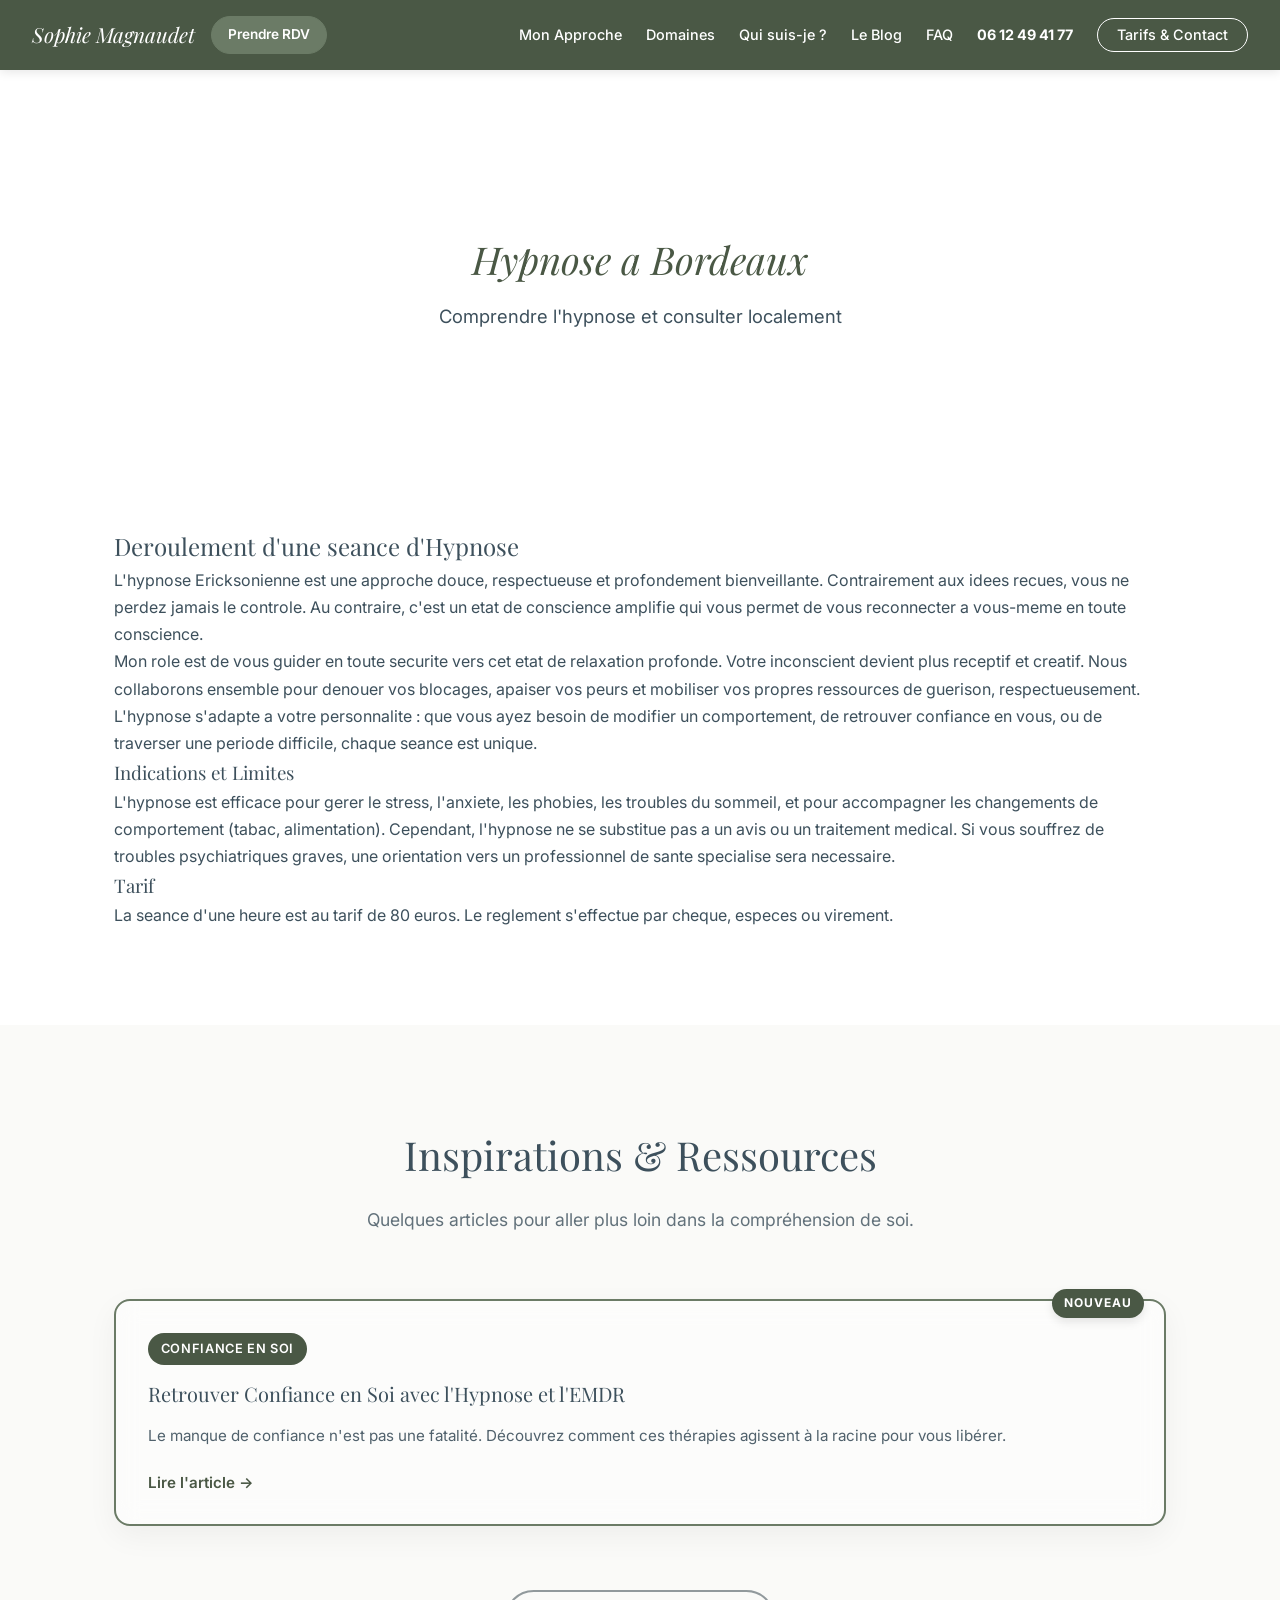
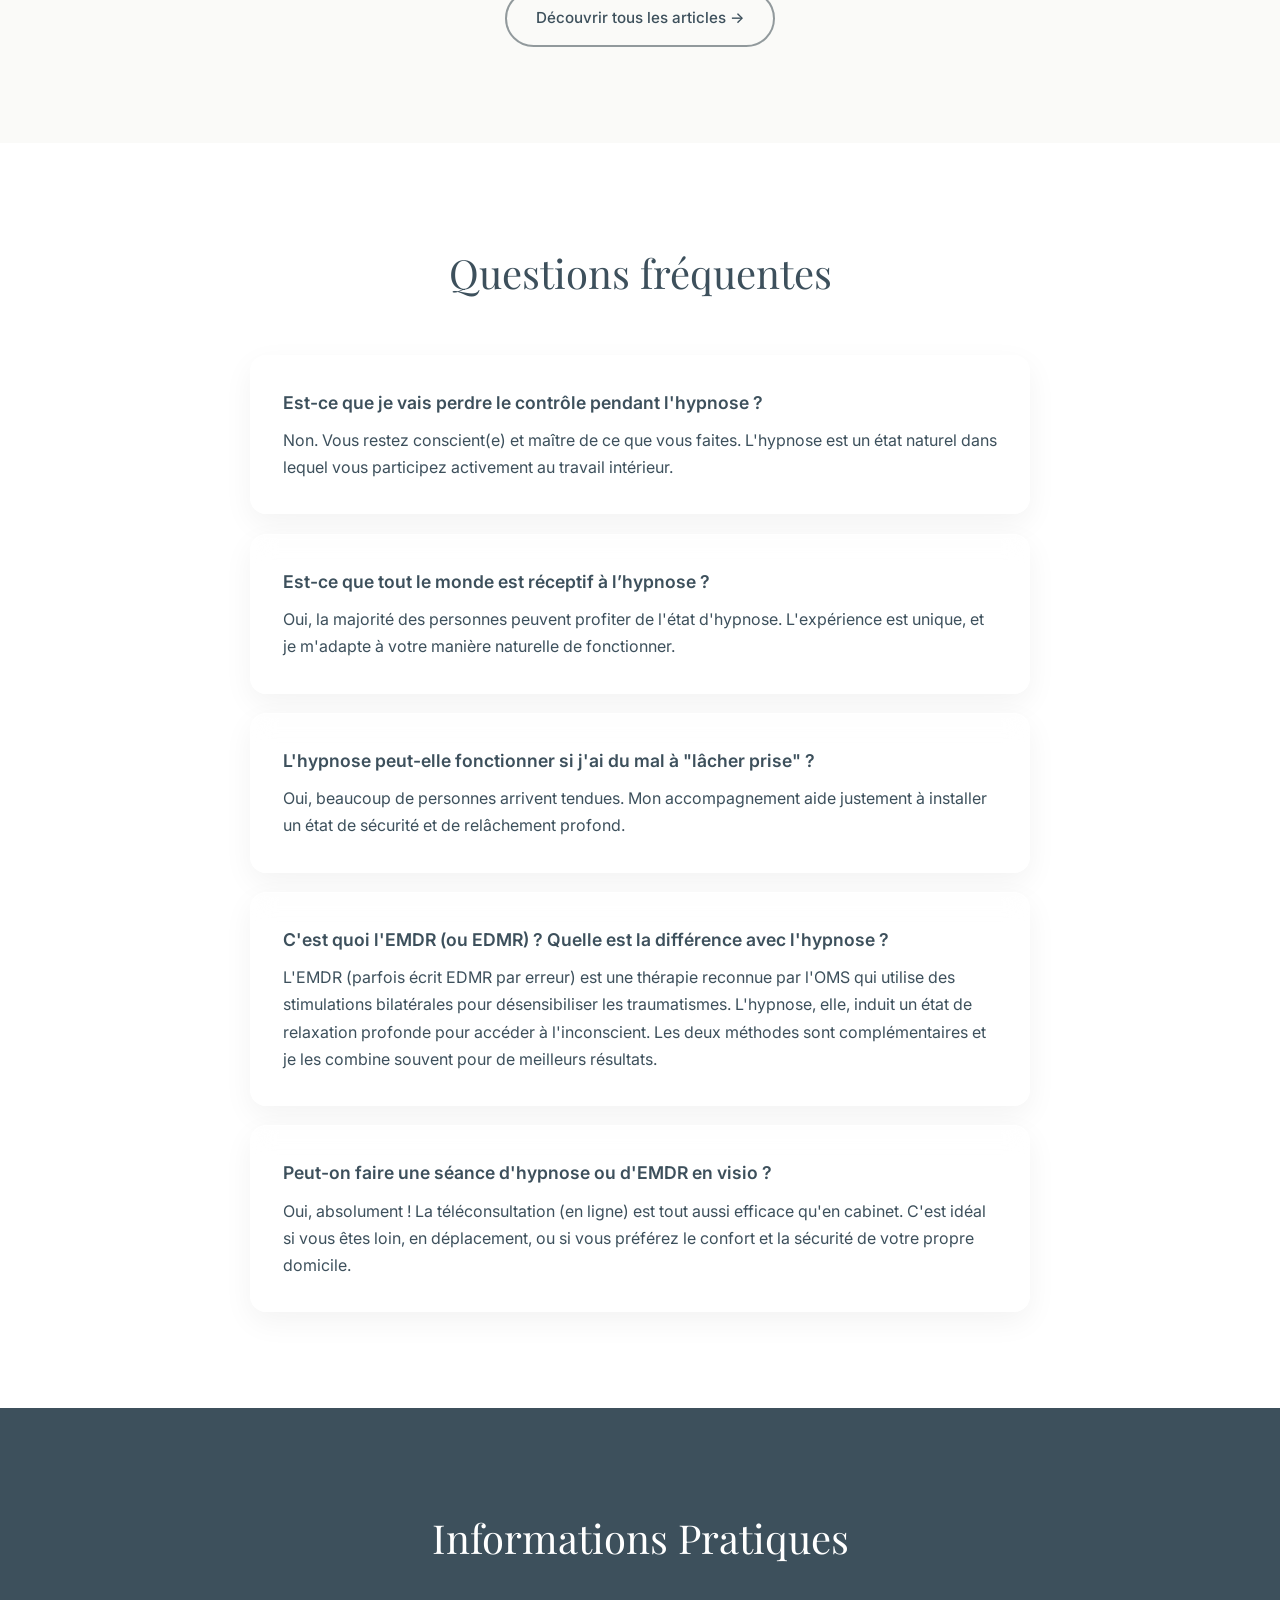
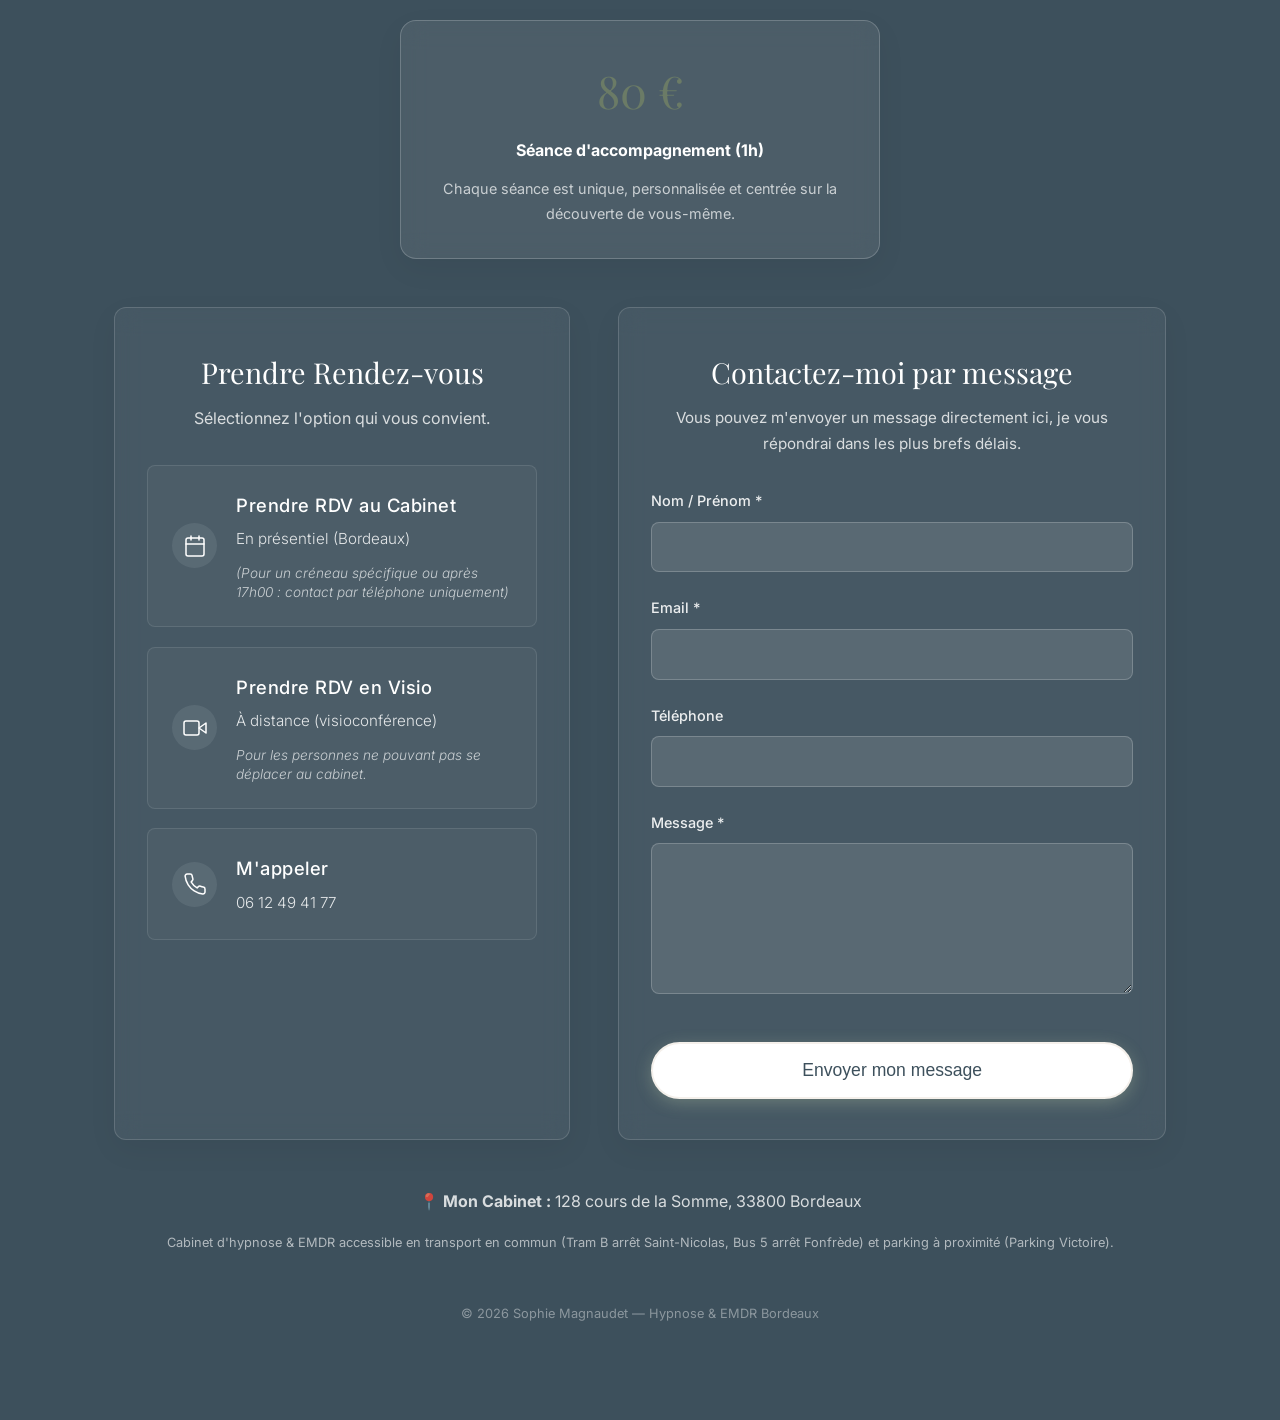
<file: hypnose-bordeaux.html>
﻿<!DOCTYPE html>
<html lang="fr" prefix="og: https://ogp.me/ns#">
<head>
    <meta charset="UTF-8">
    <meta name="viewport" content="width=device-width, initial-scale=1.0">

    <!-- ✅ SEO : Robots -->
    <meta name="robots" content="index, follow, max-snippet:-1, max-image-preview:large, max-video-preview:-1">

    <!-- ✅ SEO : Title & Meta Description enrichis -->
    <title>Hypnose a Bordeaux : seances et accompagnement | Sophie Magnaudet</title>
    <meta name="description" content="Libérez-vous rapidement de vos blocages avec Sophie Magnaudet, hypnothérapeute certifiée à Bordeaux. Séances au cabinet et en téléconsultation (visio). Spécialiste Hypnose & EMDR pour un changement réel. Réservez au 06 12 49 41 77.">
    <meta name="keywords" content="hypnose bordeaux, EMDR bordeaux, hypnose en ligne, téléconsultation hypnose, hypnothérapeute bordeaux, hypnose visio, thérapie EMDR à distance, hypnose ericksonienne bordeaux, traumatisme bordeaux, stress anxieté, Sophie Magnaudet, EMDR 33800">

    <meta name="author" content="Sophie Magnaudet">

    <!-- ✅ GEO : Balises géographiques pour les moteurs de recherche locaux -->
    <meta name="geo.region" content="FR-33">
    <meta name="geo.placename" content="Bordeaux">
    <meta name="geo.position" content="44.8318;-0.5758">
    <meta name="ICBM" content="44.8318, -0.5758">

    <!-- ✅ SEO : Canonical URL -->
    <link rel="canonical" href="https://www.hypnose-emdr-bordeaux.com/">

    <!-- ✅ SEO : Open Graph (partage réseaux sociaux / WhatsApp) -->
    <meta property="og:type" content="website">
    <meta property="og:locale" content="fr_FR">
    <meta property="og:title" content="Hypnose &amp; EMDR à Bordeaux | Sophie Magnaudet — Hypnothérapeute">
    <meta property="og:description" content="Libérez-vous rapidement de vos blocages avec Sophie Magnaudet, hypnothérapeute certifiée à Bordeaux. Spécialiste Hypnose & EMDR pour un changement réel selon votre rythme.">
    <meta property="og:url" content="https://www.hypnose-emdr-bordeaux.com/">
    <meta property="og:image" content="https://www.hypnose-emdr-bordeaux.com/image/sophie-identite.jpg">
    <meta property="og:image:alt" content="Sophie Magnaudet, hypnothérapeute EMDR à Bordeaux">
    <meta property="og:site_name" content="Hypnose &amp; EMDR Bordeaux — Sophie Magnaudet">

    <!-- ✅ SEO : Twitter / X Cards -->
    <meta name="twitter:card" content="summary_large_image">
    <meta name="twitter:title" content="Hypnose &amp; EMDR à Bordeaux | Sophie Magnaudet">
    <meta name="twitter:description" content="Libérez-vous rapidement de vos blocages avec Sophie Magnaudet, hypnothérapeute certifiée à Bordeaux. Spécialiste Hypnose & EMDR pour un changement réel selon votre rythme.">
    <meta name="twitter:image" content="https://www.hypnose-emdr-bordeaux.com/image/sophie-identite.jpg">



    <!-- ✅ SEO : Données structurées JSON-LD — LocalBusiness + Person + FAQPage -->
    <script type="application/ld+json">
    {
        "@context": "https://schema.org",
        "@graph": [
            {
                "@type": ["HealthAndBeautyBusiness", "MedicalBusiness"],
                "@id": "https://www.hypnose-emdr-bordeaux.com/#business",
                "name": "Hypnose &amp; EMDR Bordeaux — Sophie Magnaudet",
                "alternateName": ["Hypnose Bordeaux", "EMDR Bordeaux", "EDMR Bordeaux", "Cabinet d'hypnothérapie Bordeaux"],
                "description": "Cabinet d'hypnothérapie et de thérapie EMDR à Bordeaux. Accompagnement des traumatismes, stress, anxiété, confiance en soi, sommeil. Sophie Magnaudet, hypnothérapeute certifiée.",
                "url": "https://www.hypnose-emdr-bordeaux.com/",
                "telephone": "+33612494177",
                "email": "hypnose.bordeaux.magnaudet@gmail.com",
                "priceRange": "80€",
                "image": "https://www.hypnose-emdr-bordeaux.com/image/sophie-identite.jpg",
                "address": {
                    "@type": "PostalAddress",
                    "streetAddress": "128 cours de la Somme",
                    "addressLocality": "Bordeaux",
                    "postalCode": "33800",
                    "addressCountry": "FR"
                },
                "geo": {
                    "@type": "GeoCoordinates",
                    "latitude": "44.8318",
                    "longitude": "-0.5758"
                },
                "openingHoursSpecification": [
                    {
                        "@type": "OpeningHoursSpecification",
                        "dayOfWeek": ["Monday","Tuesday","Wednesday","Thursday","Friday"],
                        "opens": "09:00",
                        "closes": "19:00"
                    }
                ],
                "hasOfferCatalog": {
                    "@type": "OfferCatalog",
                    "name": "Séances d'accompagnement — Hypnose &amp; EMDR Bordeaux",
                    "itemListElement": [
                        {
                            "@type": "Offer",
                            "itemOffered": {
                                "@type": "Service",
                                "name": "Séance Hypnose Ericksonienne Bordeaux",
                                "description": "Séance d'hypnothérapie individuelle d'une heure à Bordeaux. Traumatismes, blocages, confiance en soi, comportements."
                            },
                            "price": "80",
                            "priceCurrency": "EUR"
                        },
                        {
                            "@type": "Offer",
                            "itemOffered": {
                                "@type": "Service",
                                "name": "Séance EMDR Bordeaux",
                                "description": "Thérapie EMDR (Eye Movement Desensitization and Reprocessing) pour le traitement des traumatismes à Bordeaux. Reconnue par l'OMS."
                            },
                            "price": "80",
                            "priceCurrency": "EUR"
                        },
                        {
                            "@type": "Offer",
                            "itemOffered": {
                                "@type": "Service",
                                "name": "Séance Hypnose & EMDR en Visio (Téléconsultation)",
                                "description": "Séance d'hypnothérapie et EMDR en visioconférence. Idéal si vous ne pouvez pas vous déplacer au cabinet. Mêmes résultats qu'en présentiel."
                            },
                            "price": "80",
                            "priceCurrency": "EUR"
                        }
                    ]
                },
                "sameAs": [
                    "https://www.hypnose-emdr-bordeaux.com/"
                ]
            },
            {
                "@type": "Person",
                "@id": "https://www.hypnose-emdr-bordeaux.com/#person",
                "name": "Sophie Magnaudet",
                "jobTitle": "Hypnothérapeute et thérapeute EMDR certifiée",
                "description": "Hypnothérapeute certifiée à Bordeaux, spécialiste de l'hypnose ericksonienne et de la thérapie EMDR. Ancienne ingénieure projet reconvertie dans l'accompagnement thérapeutique.",
                "url": "https://www.hypnose-emdr-bordeaux.com/",
                "email": "hypnose.bordeaux.magnaudet@gmail.com",
                "telephone": "+33612494177",
                "worksFor": {"@id": "https://www.hypnose-emdr-bordeaux.com/#business"},
                "address": {
                    "@type": "PostalAddress",
                    "streetAddress": "128 cours de la Somme",
                    "addressLocality": "Bordeaux",
                    "postalCode": "33800",
                    "addressCountry": "FR"
                }
            },
            {
                "@type": "FAQPage",
                "@id": "https://www.hypnose-emdr-bordeaux.com/#faq",
                "mainEntity": [
                    {
                        "@type": "Question",
                        "name": "Est-ce que je vais perdre le contrôle pendant l'hypnose ?",
                        "acceptedAnswer": {
                            "@type": "Answer",
                            "text": "Non. Vous restez conscient(e) et maître de ce que vous faites. L'hypnose est un état naturel dans lequel vous participez activement au travail intérieur."
                        }
                    },
                    {
                        "@type": "Question",
                        "name": "Qu'est-ce que l'EMDR (ou EDMR) ?",
                        "acceptedAnswer": {
                            "@type": "Answer",
                            "text": "L'EMDR (Eye Movement Desensitization and Reprocessing), parfois écrit EDMR par erreur, est une thérapie reconnue par l'OMS pour traiter les traumatismes et les blocages émotionnels grâce à des stimulations bilatérales. À Bordeaux, Sophie Magnaudet est spécialiste EMDR."
                        }
                    },
                    {
                        "@type": "Question",
                        "name": "Combien coûte une séance d'hypnose ou d'EMDR à Bordeaux ?",
                        "acceptedAnswer": {
                            "@type": "Answer",
                            "text": "Une séance d'accompagnement (hypnose ou EMDR) dure environ 1 heure et coûte 80€ au cabinet de Sophie Magnaudet, 128 cours de la Somme, Bordeaux (33800)."
                        }
                    },
                    {
                        "@type": "Question",
                        "name": "L'hypnose peut-elle fonctionner si j'ai du mal à lâcher prise ?",
                        "acceptedAnswer": {
                            "@type": "Answer",
                            "text": "Oui, beaucoup de personnes arrivent tendues. L'accompagnement de Sophie Magnaudet aide justement à installer un état de sécurité et de relâchement profond avant chaque séance."
                        }
                    },
                    {
                        "@type": "Question",
                        "name": "Où se trouve le cabinet d'hypnothérapie et EMDR de Sophie Magnaudet à Bordeaux ?",
                        "acceptedAnswer": {
                            "@type": "Answer",
                            "text": "Le cabinet est situé au 128 cours de la Somme, 33800 Bordeaux. Facilement accessible en transport en commun et parking à proximité."
                        }
                    },
                    {
                        "@type": "Question",
                        "name": "Est-il possible de faire une séance d'hypnose ou d'EMDR en ligne (visio) ?",
                        "acceptedAnswer": {
                            "@type": "Answer",
                            "text": "Oui, tout à fait. La téléconsultation (en visio) est une excellente alternative si vous ne pouvez pas vous déplacer au cabinet. L'efficacité de l'hypnose et de l'EMDR reste la même, avec l'avantage du confort de votre domicile."
                        }
                    }
                ]
            }
        ]
    }
    </script>

    <!-- Polices Google — chargement asynchrone (non-bloquant) -->
    <link rel="preconnect" href="https://fonts.googleapis.com">
    <link rel="preconnect" href="https://fonts.gstatic.com" crossorigin>
    <link href="https://fonts.googleapis.com/css2?family=Inter:wght@400;500&family=Playfair+Display:ital,wght@0,400;0,600;1,400&display=swap"
          rel="stylesheet" media="print" onload="this.media='all'">
    <noscript><link href="https://fonts.googleapis.com/css2?family=Inter:wght@400;500&family=Playfair+Display:ital,wght@0,400;0,600;1,400&display=swap" rel="stylesheet"></noscript>
    <!-- Préchargement image hero (réduit les 4-5s de latence) -->
    <link rel="preconnect" href="https://images.unsplash.com">
    <link rel="preload" as="image"
          href="https://images.unsplash.com/photo-1441974231531-c6227db76b6e?q=60&w=1280&auto=format&fit=crop"
          fetchpriority="high">

    <link rel="stylesheet" href="./styles.css?v=5">
</head>
<body>

    <!-- NAVIGATION avec menu hamburger mobile -->
    <nav class="navbar" role="navigation" aria-label="Navigation principale">
        <div class="nav-brand">
            <a href="index.html" style="color: inherit; text-decoration: none;">Sophie Magnaudet</a>
            <div class="nav-contact-group">
                <a href="tarifs-contact.html" class="nav-rdv-btn">Prendre RDV</a>
            </div>
        </div>



        <!-- Bouton hamburger (mobile uniquement) -->
        <button class="hamburger" id="hamburger-btn" aria-label="Ouvrir le menu" aria-expanded="false">
            <span></span><span></span><span></span>
        </button>

        <ul class="nav-links" id="nav-menu">
            <li><a href="index.html#approche">Mon Approche</a></li>
            <li><a href="index.html#domaines">Domaines</a></li>
            <li><a href="sophie-magnaudet.html">Qui suis-je ?</a></li>
            <li><a href="blog.html">Le Blog</a></li>
            <li><a href="index.html#faq">FAQ</a></li>
            <li><a href="tel:0612494177" class="nav-tel">06 12 49 41 77</a></li>
            <li><a href="tarifs-contact.html" class="nav-btn">Tarifs & Contact</a></li>
        </ul>
    </nav>

<header class="hero-section" style="min-height: 40vh; align-items: center; justify-content: center; padding-top: 100px;">
    <div class="hero-overlay"></div>
    <div class="hero-content text-center">
        <h1 class="hero-title"><span class="highlight">Hypnose a Bordeaux</span></h1>
        <p class="hero-subtitle">Comprendre l'hypnose et consulter localement</p>
    </div>
</header>

<section class="section">
    <div class="container">
        <h2>Deroulement d'une seance d'Hypnose</h2>
        <p>L'hypnose Ericksonienne est une approche douce, respectueuse et profondement bienveillante. Contrairement aux idees recues, vous ne perdez jamais le controle. Au contraire, c'est un etat de conscience amplifie qui vous permet de vous reconnecter a vous-meme en toute conscience.</p>
        <p>Mon role est de vous guider en toute securite vers cet etat de relaxation profonde. Votre inconscient devient plus receptif et creatif. Nous collaborons ensemble pour denouer vos blocages, apaiser vos peurs et mobiliser vos propres ressources de guerison, respectueusement.</p>
        <p>L'hypnose s'adapte a votre personnalite : que vous ayez besoin de modifier un comportement, de retrouver confiance en vous, ou de traverser une periode difficile, chaque seance est unique.</p>
        
        <h3>Indications et Limites</h3>
        <p>L'hypnose est efficace pour gerer le stress, l'anxiete, les phobies, les troubles du sommeil, et pour accompagner les changements de comportement (tabac, alimentation). Cependant, l'hypnose ne se substitue pas a un avis ou un traitement medical. Si vous souffrez de troubles psychiatriques graves, une orientation vers un professionnel de sante specialise sera necessaire.</p>
        
        <h3>Tarif</h3>
        <p>La seance d'une heure est au tarif de 80 euros. Le reglement s'effectue par cheque, especes ou virement.</p>
    </div>
</section>

<!-- 5. LE BLOG INSPIRATION -->
    <section id="blog" class="section bg-light" aria-label="Blog et inspirations">
        <div class="container">
            <h2 class="section-title">Inspirations &amp; Ressources</h2>
            <p class="section-subtitle">Quelques articles pour aller plus loin dans la compréhension de soi.</p>

            <div class="blog-grid" id="main-blog-container">
                <!-- Cet article est synchronisé automatiquement depuis blog.html -->
                <article class="blog-card glass-card is-new">
                    <div class="new-badge">Nouveau</div>
                    <span class="blog-tag" style="background-color: var(--color-primary-dark);">Confiance en soi</span>
                    <h3>Retrouver Confiance en Soi avec l'Hypnose et l'EMDR</h3>
                    <p>Le manque de confiance n'est pas une fatalité. Découvrez comment ces thérapies agissent à la racine pour vous libérer.</p>
                    <div class="inline-article" id="art-7" style="display:none">
                        <div class="inline-article-body">
                            <p>Le manque de confiance en soi est souvent perçu comme un trait de caractère. Pourtant, il s'agit presque toujours d'une construction liée à des expériences passées : une remarque blessante à l'école, un échec professionnel mal digéré, ou un environnement peu sécurisant.</p>
                            <h4>Pourquoi est-ce si difficile de changer seul ?</h4>
                            <p>Parce que la logique pure ne suffit pas. Vous avez beau vous répéter chaque matin "je suis capable", si votre inconscient reste persuadé du contraire à cause d'une mémoire émotionnelle ancienne, le blocage persiste.</p>
                            <h4>L'approche combinée : Hypnose & EMDR</h4>
                            <p><strong>1. L'EMDR pour "nettoyer" le passé :</strong><br>Si votre manque d'assurance est lié à des événements précis (une humiliation, un abandon, un échec), l'EMDR va retraiter cette mémoire traumatique. L'objectif est que le souvenir perde sa charge négative et ne déclenche plus de sentiment d'infériorité.</p>
                            <p><strong>2. L'Hypnose pour consolider le présent :</strong><br>Une fois le terrain apaisé, l'hypnose permet de dialoguer directement avec votre inconscient pour y réactiver vos propres ressources. Vous renouez naturellement avec vos capacités et renforcez votre estime personnelle de façon durable.</p>
                            <p>Travailler la confiance en soi, c'est oser enfin prendre sa place. C'est un chemin profondément libérateur !
                            <br><a href="blog.html">Découvrir d'autres articles</a></p>
                        </div>
                        <button class="read-more-btn" onclick="toggleInline('art-7', this)">Refermer ↑</button>
                    </div>
                    <button onclick="toggleInline('art-7', this)" class="read-more-btn">Lire l'article →</button>
                </article>

            </div>

            <div class="text-center" style="margin-top: 3rem;">
                <a href="blog.html" class="btn btn-outline" id="view-all-articles">Découvrir tous les articles →</a>
            </div>
        </div>
    </section>
    <section id="faq" class="section" aria-label="Questions fréquentes sur l'hypnose et l'EMDR à Bordeaux">
        <div class="container">
            <h2 class="section-title">Questions fréquentes</h2>
            <div class="faq-list">
                <div class="faq-item glass-card">
                    <h3 class="faq-q">Est-ce que je vais perdre le contrôle pendant l'hypnose ?</h3>
                    <p>Non. Vous restez conscient(e) et maître de ce que vous faites. L'hypnose est un état naturel dans lequel vous participez activement au travail intérieur.</p>
                </div>
                <div class="faq-item glass-card">
                    <h3 class="faq-q">Est-ce que tout le monde est réceptif à l’hypnose ?</h3>
                    <p>Oui, la majorité des personnes peuvent profiter de l'état d'hypnose. L'expérience est unique, et je m'adapte à votre manière naturelle de fonctionner.</p>
                </div>
                <div class="faq-item glass-card">
                    <h3 class="faq-q">L'hypnose peut-elle fonctionner si j'ai du mal à "lâcher prise" ?</h3>
                    <p>Oui, beaucoup de personnes arrivent tendues. Mon accompagnement aide justement à installer un état de sécurité et de relâchement profond.</p>
                </div>
                <div class="faq-item glass-card">
                    <h3 class="faq-q">C'est quoi l'EMDR (ou EDMR) ? Quelle est la différence avec l'hypnose ?</h3>
                    <p>L'EMDR (parfois écrit EDMR par erreur) est une thérapie reconnue par l'OMS qui utilise des stimulations bilatérales pour désensibiliser les traumatismes. L'hypnose, elle, induit un état de relaxation profonde pour accéder à l'inconscient. Les deux méthodes sont complémentaires et je les combine souvent pour de meilleurs résultats.</p>
                </div>
                <div class="faq-item glass-card">
                    <h3 class="faq-q">Peut-on faire une séance d'hypnose ou d'EMDR en visio ?</h3>
                    <p>Oui, absolument ! La téléconsultation (en ligne) est tout aussi efficace qu'en cabinet. C'est idéal si vous êtes loin, en déplacement, ou si vous préférez le confort et la sécurité de votre propre domicile.</p>
                </div>
                </div>
            </div>
        </div>
    </section>

    <!-- ✅ SEO : <footer> sémantique pour les infos officielles de contact -->
    <footer id="tarifs" class="section footer-section" aria-label="Tarifs et contact">
        <div class="container text-center">
            <h2 class="section-title">Informations Pratiques</h2>

            <div class="tarif-box glass-card">
                <p class="tarif-price">80 €</p>
                <p><strong>Séance d'accompagnement (1h)</strong></p>
                <p class="tarif-note">Chaque séance est unique, personnalisée et centrée sur la découverte de vous-même.</p>
            </div>

            <div class="contact-section-split" id="rdv" style="text-align: left;">
                
                <!-- Left panel: Contact Info -->
                <div class="contact-info-panel glass-card">
                    <h3 style="color: var(--color-white); font-size: 1.8rem; margin-bottom: 0.5rem; text-align: center;">Prendre Rendez-vous</h3>
                    <p style="color: rgba(255, 255, 255, 0.8); text-align: center; margin-bottom: 2rem;">Sélectionnez l'option qui vous convient.</p>

                    <div class="contact-method-list">
                        
                        <!-- Cal.com - Cabinet -->
                        <a href="https://cal.com/hypnose-emdr-bordeaux/30min" target="_blank" rel="noopener noreferrer" class="contact-method-item">
                            <div class="contact-icon">
                                <svg viewBox="0 0 24 24" width="24" height="24" fill="none" stroke="currentColor" stroke-width="1.5" stroke-linecap="round" stroke-linejoin="round">
                                    <rect x="3" y="4" width="18" height="18" rx="2" ry="2"></rect>
                                    <line x1="16" y1="2" x2="16" y2="6"></line>
                                    <line x1="8" y1="2" x2="8" y2="6"></line>
                                    <line x1="3" y1="10" x2="21" y2="10"></line>
                                </svg>
                            </div>
                            <div class="contact-details">
                                <h4>Prendre RDV au Cabinet</h4>
                                <span class="contact-hl">En présentiel (Bordeaux)</span>
                                <p class="contact-note">(Pour un créneau spécifique ou après 17h00 : contact par téléphone uniquement)</p>
                            </div>
                        </a>

                        <!-- Cal.com - Visio -->
                        <a href="https://cal.com/hypnose-emdr-bordeaux/seance-en-visio-hypnose-emdr" target="_blank" rel="noopener noreferrer" class="contact-method-item">
                            <div class="contact-icon">
                                <svg viewBox="0 0 24 24" width="24" height="24" fill="none" stroke="currentColor" stroke-width="1.5" stroke-linecap="round" stroke-linejoin="round">
                                    <polygon points="23 7 16 12 23 17 23 7"></polygon>
                                    <rect x="1" y="5" width="15" height="14" rx="2" ry="2"></rect>
                                </svg>
                            </div>
                            <div class="contact-details">
                                <h4>Prendre RDV en Visio</h4>
                                <span class="contact-hl">À distance (visioconférence)</span>
                                <p class="contact-note">Pour les personnes ne pouvant pas se déplacer au cabinet.</p>
                            </div>
                        </a>

                        <!-- Telephone -->
                        <a href="tel:0612494177" class="contact-method-item">
                            <div class="contact-icon">
                                <svg viewBox="0 0 24 24" width="24" height="24" fill="none" stroke="currentColor" stroke-width="1.5" stroke-linecap="round" stroke-linejoin="round">
                                    <path d="M22 16.92v3a2 2 0 0 1-2.18 2 19.79 19.79 0 0 1-8.63-3.07 19.5 19.5 0 0 1-6-6 19.79 19.79 0 0 1-3.07-8.67A2 2 0 0 1 4.11 2h3a2 2 0 0 1 2 1.72 12.84 12.84 0 0 0 .7 2.81 2 2 0 0 1-.45 2.11L8.09 9.91a16 16 0 0 0 6 6l1.27-1.27a2 2 0 0 1 2.11-.45 12.84 12.84 0 0 0 2.81.7A2 2 0 0 1 22 16.92z"></path>
                                </svg>
                            </div>
                            <div class="contact-details">
                                <h4>M'appeler</h4>
                                <span class="contact-hl">06 12 49 41 77</span>
                            </div>
                        </a>

                    </div>
                </div>

                <!-- Right panel: Contact Form -->
                <div class="contact-form-container glass-card" id="contact-form-section">
                    <h3>Contactez-moi par message</h3>
                    <p class="contact-form-subtitle">Vous pouvez m'envoyer un message directement ici, je vous répondrai dans les plus brefs délais.</p>
                    
                    <form action="https://api.web3forms.com/submit" method="POST" class="contact-form">
                        <!-- Replace with your Access Key -->
                        <input type="hidden" name="access_key" value="f989f9a8-ebd3-42e8-9dfc-42f42a46b8a8">
                        
                        <!-- Subject (Optional) -->
                        <input type="hidden" name="subject" value="Nouveau message depuis le site Hypnose Bordeaux">
                        
                        <div class="form-group">
                            <label for="name">Nom / Prénom *</label>
                            <input type="text" id="name" name="name" required class="form-input">
                        </div>
                        
                        <div class="form-group">
                            <label for="email">Email *</label>
                            <input type="email" id="email" name="email" required class="form-input">
                        </div>

                        <div class="form-group">
                            <label for="phone">Téléphone</label>
                            <input type="tel" id="phone" name="phone" class="form-input">
                        </div>
                        
                        <div class="form-group">
                            <label for="message">Message *</label>
                            <textarea id="message" name="message" rows="6" required class="form-input"></textarea>
                        </div>
                        
                        <!-- Honeypot Spam Protection -->
                        <input type="checkbox" name="botcheck" class="hidden" style="display: none;">
                        
                        <button type="submit" class="btn btn-primary submit-btn">Envoyer mon message</button>
                    </form>
                </div>

            </div>

            <address class="footer-address">
                <strong>📍 Mon Cabinet :</strong> 128 cours de la Somme, 33800 Bordeaux
            </address>

            <!-- ✅ SEO local : accès concret -->
            <p class="footer-zones" style="font-size:0.8rem; opacity:0.6; margin-top:1rem; line-height:1.8;">
                Cabinet d'hypnose &amp; EMDR accessible en transport en commun (Tram B arrêt Saint-Nicolas, Bus 5 arrêt Fonfrède) et parking à proximité (Parking Victoire).
            </p>

            <p class="footer-copy">&copy; 2026 Sophie Magnaudet — Hypnose &amp; EMDR Bordeaux</p>
        </div>
    </footer>

    <!-- Scripts -->
    <script>
        // === MENU HAMBURGER ===
        const btn = document.getElementById('hamburger-btn');
        const menu = document.getElementById('nav-menu');
        btn.addEventListener('click', () => {
            const isOpen = menu.classList.toggle('is-open');
            btn.setAttribute('aria-expanded', isOpen);
        });

        // === NAVIGATION (compatible iFrame Wix auto-height) ===
        // Dans Wix, l'iFrame est auto-redimensionnée = pas de scroll interne.
        // On envoie la position Y à la page parent Wix via postMessage.
        document.querySelectorAll('a[href^="#"]').forEach(link => {
            link.addEventListener('click', function(e) {
                const targetId = this.getAttribute('href').substring(1);
                const target = document.getElementById(targetId);
                if (target) {
                    e.preventDefault();
                    menu.classList.remove('is-open');
                    btn.setAttribute('aria-expanded', false);

                    // Calcul de la position Y de la section dans le document
                    const rect = target.getBoundingClientRect();
                    const scrollY = rect.top + (window.pageYOffset || document.documentElement.scrollTop);

                    // Méthode 1 : scroll natif (fonctionne si pas dans iFrame auto-height)
                    target.scrollIntoView({ behavior: 'smooth', block: 'start' });

                    // Méthode 2 : postMessage vers la page Wix parent
                    try { window.parent.postMessage({ scrollTo: scrollY, type: 'scroll' }, '*'); } catch(e){}
                    try { window.parent.postMessage({ intent: 'scroll', y: scrollY }, '*'); } catch(e){}
                }
            });
        });

        // === ARTICLES INLINE ===
        function toggleInline(id, btn) {
            const panel = document.getElementById(id);
            if (!panel) return;
            const isOpen = panel.style.display !== 'none';

            if (isOpen) {
                // Refermer
                panel.style.display = 'none';
                // Retrouver le bouton d'ouverture (frère précédent du panel)
                const openBtn = panel.nextElementSibling;
                if (openBtn) openBtn.style.display = 'inline-flex';
                btn.style.display = 'none';
            } else {
                // Ouvrir
                panel.style.display = 'block';
                // Cacher le bouton d'ouverture
                btn.style.display = 'none';
                // Afficher le bouton "Refermer" à l'intérieur du panel
                const closeBtn = panel.querySelector('button');
                if (closeBtn) closeBtn.style.display = 'inline-flex';
            }
        }
    </script>
</body>
</html>
</file>
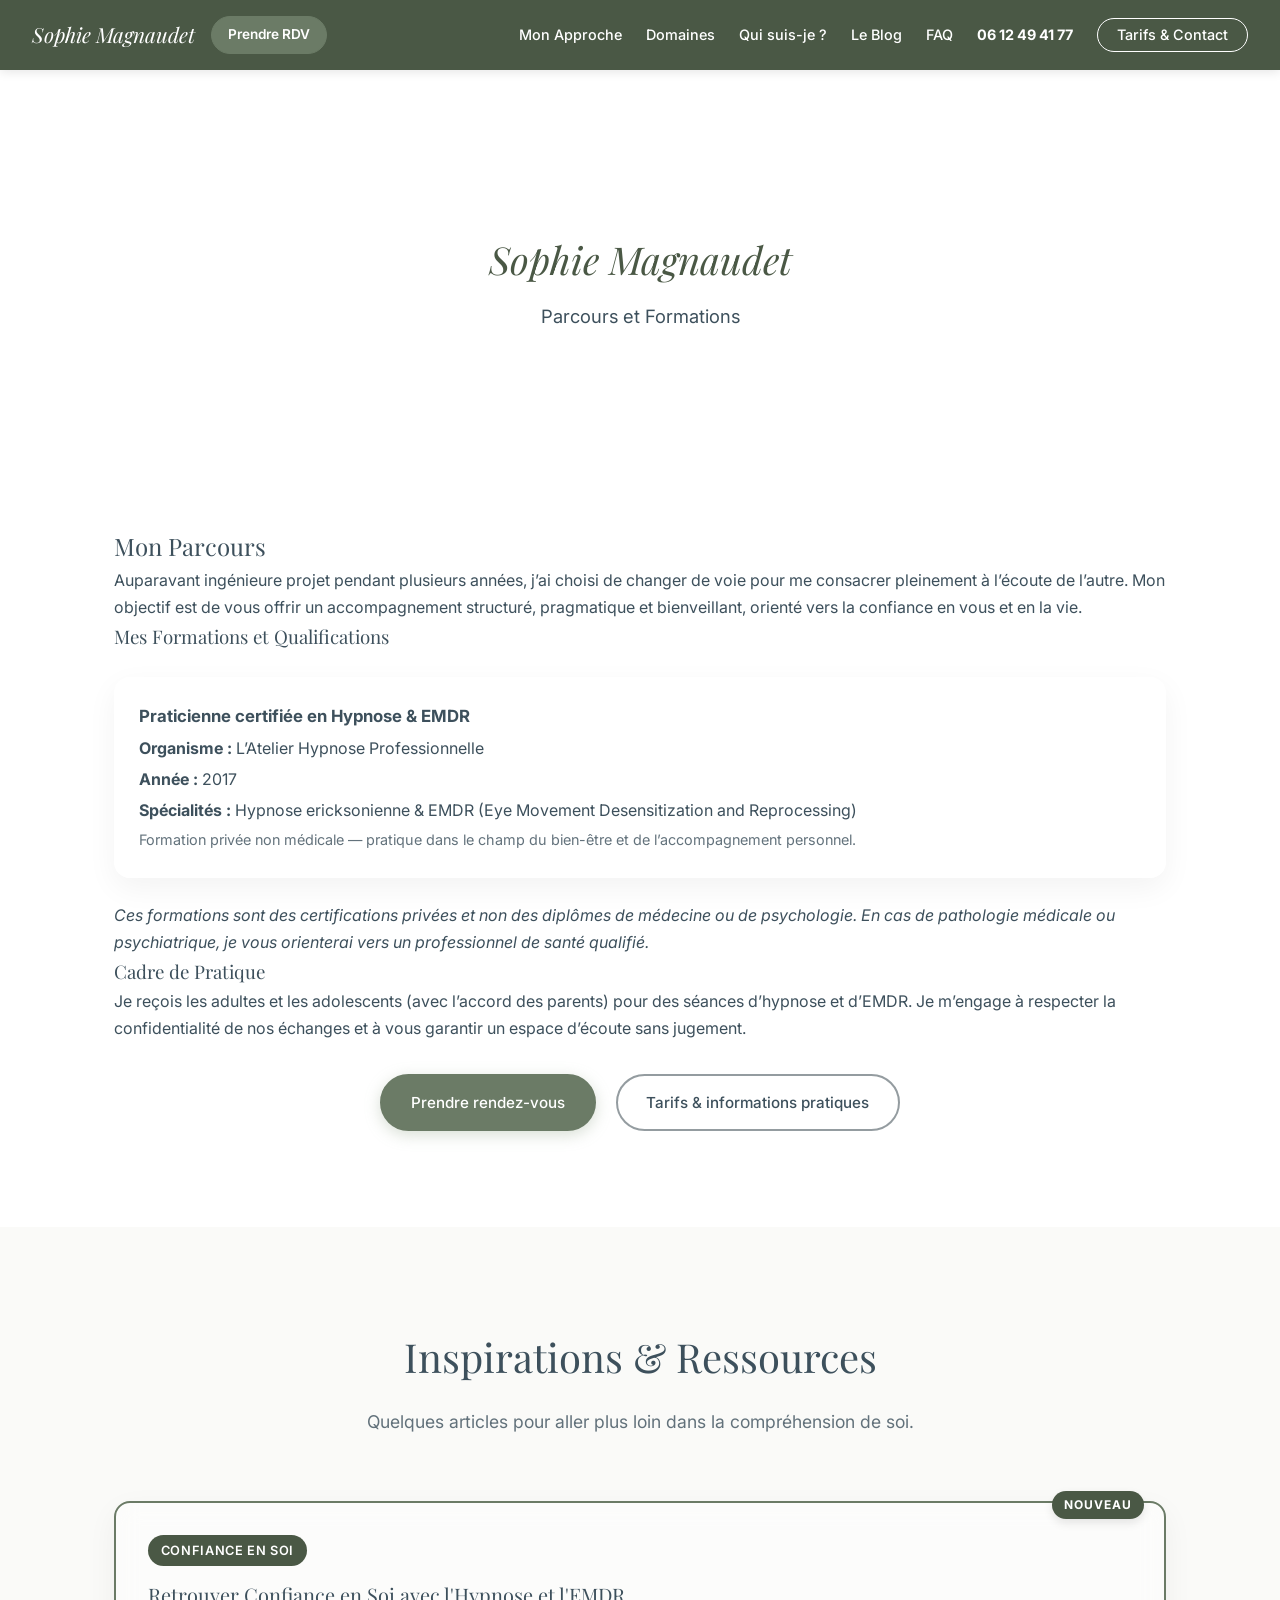
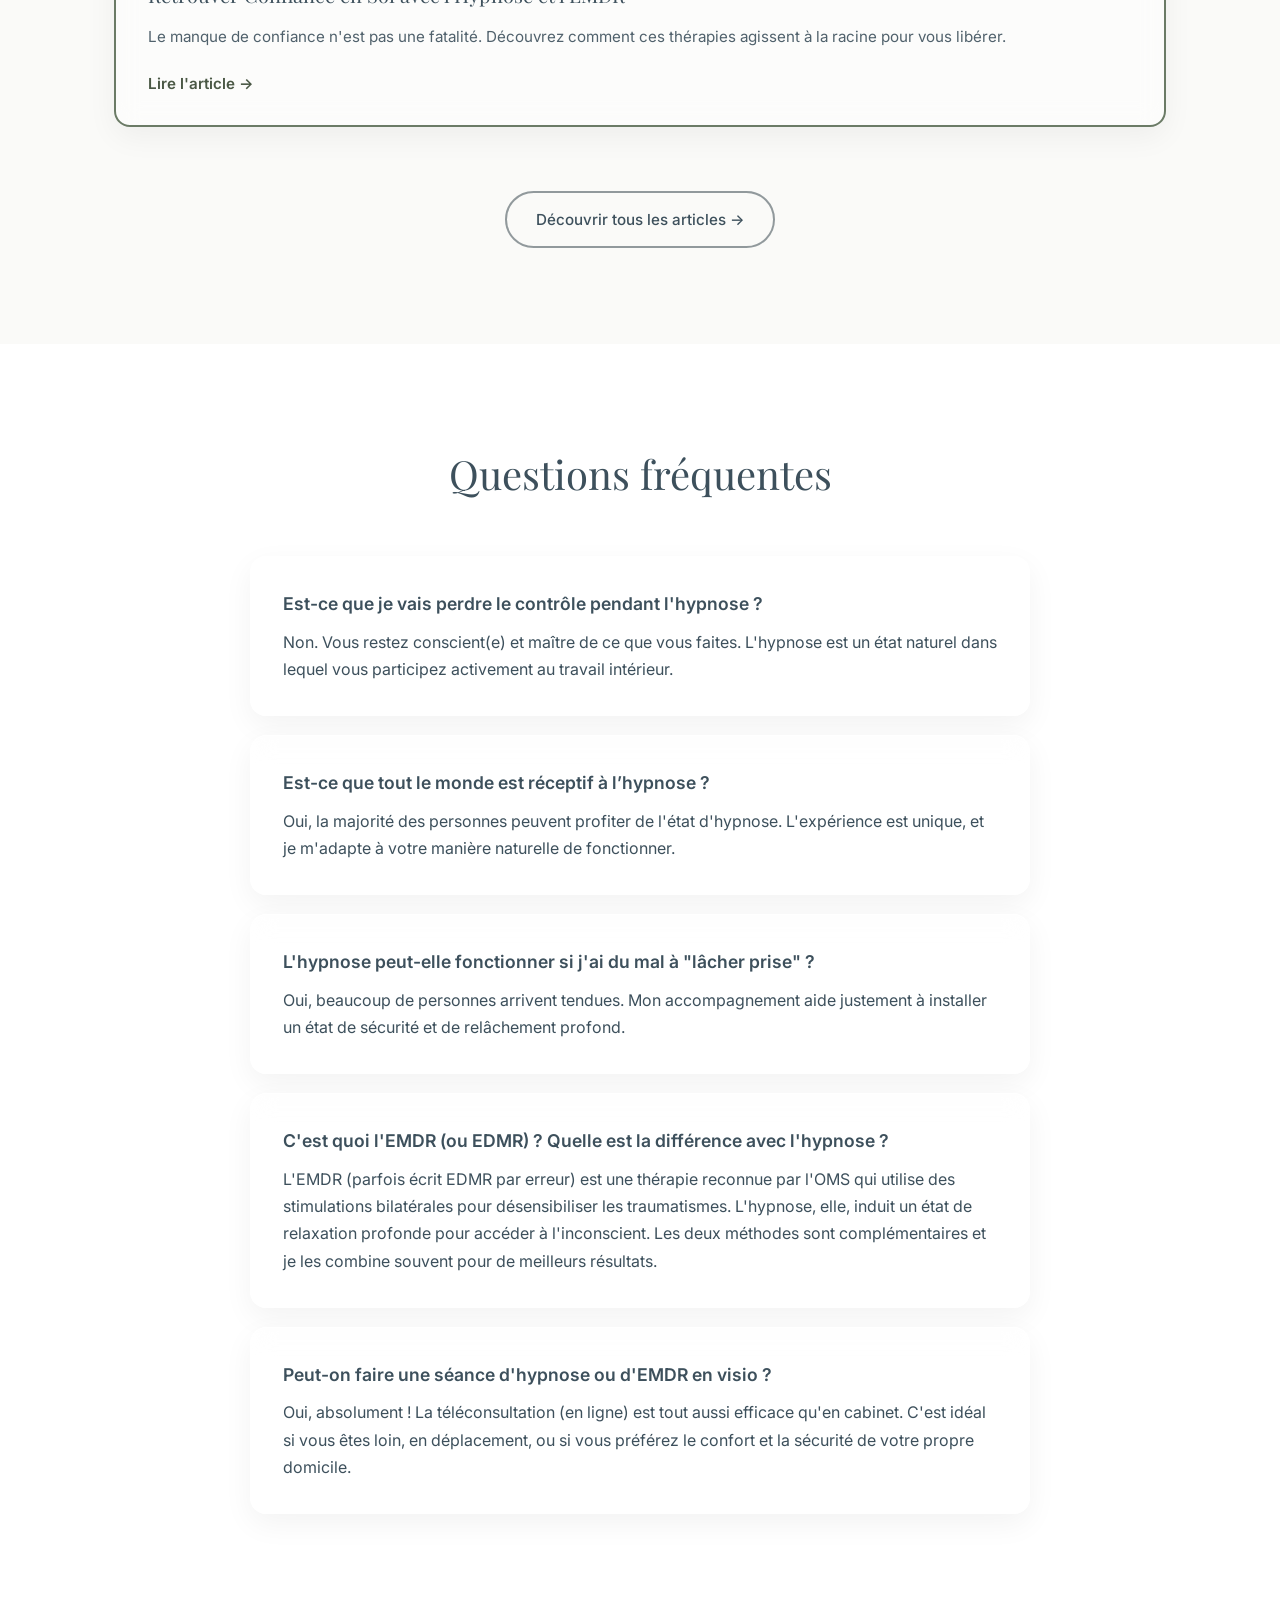
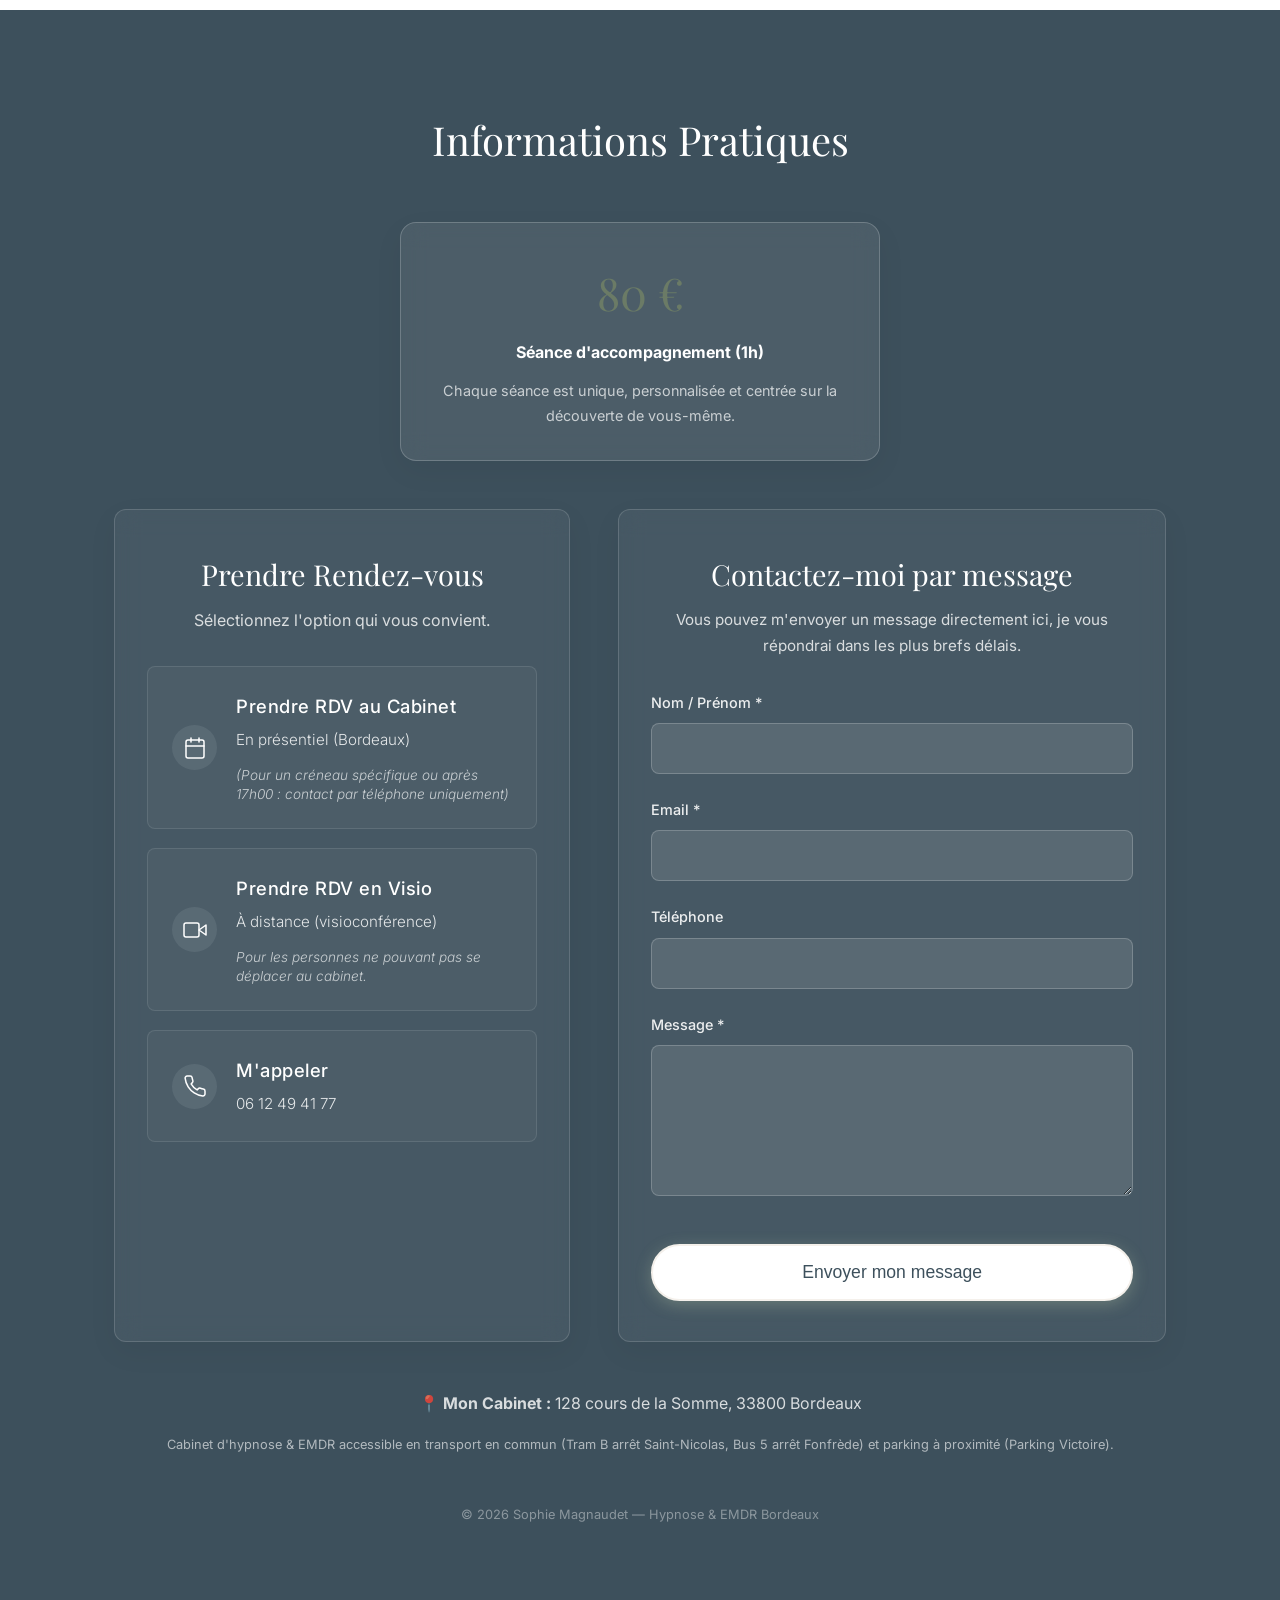
<file: sophie-magnaudet.html>
﻿<!DOCTYPE html>
<html lang="fr" prefix="og: https://ogp.me/ns#">
<head>
    <meta charset="UTF-8">
    <meta name="viewport" content="width=device-width, initial-scale=1.0">

    <!-- ✅ SEO : Robots -->
    <meta name="robots" content="index, follow, max-snippet:-1, max-image-preview:large, max-video-preview:-1">

    <!-- ✅ SEO : Title & Meta Description enrichis -->
    <title>Sophie Magnaudet - Parcours et Formations</title>
    <meta name="description" content="Libérez-vous rapidement de vos blocages avec Sophie Magnaudet, hypnothérapeute certifiée à Bordeaux. Séances au cabinet et en téléconsultation (visio). Spécialiste Hypnose & EMDR pour un changement réel. Réservez au 06 12 49 41 77.">
    <meta name="keywords" content="hypnose bordeaux, EMDR bordeaux, hypnose en ligne, téléconsultation hypnose, hypnothérapeute bordeaux, hypnose visio, thérapie EMDR à distance, hypnose ericksonienne bordeaux, traumatisme bordeaux, stress anxieté, Sophie Magnaudet, EMDR 33800">

    <meta name="author" content="Sophie Magnaudet">

    <!-- ✅ GEO : Balises géographiques pour les moteurs de recherche locaux -->
    <meta name="geo.region" content="FR-33">
    <meta name="geo.placename" content="Bordeaux">
    <meta name="geo.position" content="44.8318;-0.5758">
    <meta name="ICBM" content="44.8318, -0.5758">

    <!-- ✅ SEO : Canonical URL -->
    <link rel="canonical" href="https://www.hypnose-emdr-bordeaux.com/">

    <!-- ✅ SEO : Open Graph (partage réseaux sociaux / WhatsApp) -->
    <meta property="og:type" content="website">
    <meta property="og:locale" content="fr_FR">
    <meta property="og:title" content="Hypnose &amp; EMDR à Bordeaux | Sophie Magnaudet — Hypnothérapeute">
    <meta property="og:description" content="Libérez-vous rapidement de vos blocages avec Sophie Magnaudet, hypnothérapeute certifiée à Bordeaux. Spécialiste Hypnose & EMDR pour un changement réel selon votre rythme.">
    <meta property="og:url" content="https://www.hypnose-emdr-bordeaux.com/">
    <meta property="og:image" content="https://www.hypnose-emdr-bordeaux.com/image/sophie-identite.jpg">
    <meta property="og:image:alt" content="Sophie Magnaudet, hypnothérapeute EMDR à Bordeaux">
    <meta property="og:site_name" content="Hypnose &amp; EMDR Bordeaux — Sophie Magnaudet">

    <!-- ✅ SEO : Twitter / X Cards -->
    <meta name="twitter:card" content="summary_large_image">
    <meta name="twitter:title" content="Hypnose &amp; EMDR à Bordeaux | Sophie Magnaudet">
    <meta name="twitter:description" content="Libérez-vous rapidement de vos blocages avec Sophie Magnaudet, hypnothérapeute certifiée à Bordeaux. Spécialiste Hypnose & EMDR pour un changement réel selon votre rythme.">
    <meta name="twitter:image" content="https://www.hypnose-emdr-bordeaux.com/image/sophie-identite.jpg">



    <!-- ✅ SEO : Données structurées JSON-LD — LocalBusiness + Person + FAQPage -->
    <script type="application/ld+json">
    {
        "@context": "https://schema.org",
        "@graph": [
            {
                "@type": ["HealthAndBeautyBusiness", "MedicalBusiness"],
                "@id": "https://www.hypnose-emdr-bordeaux.com/#business",
                "name": "Hypnose &amp; EMDR Bordeaux — Sophie Magnaudet",
                "alternateName": ["Hypnose Bordeaux", "EMDR Bordeaux", "EDMR Bordeaux", "Cabinet d'hypnothérapie Bordeaux"],
                "description": "Cabinet d'hypnothérapie et de thérapie EMDR à Bordeaux. Accompagnement des traumatismes, stress, anxiété, confiance en soi, sommeil. Sophie Magnaudet, hypnothérapeute certifiée.",
                "url": "https://www.hypnose-emdr-bordeaux.com/",
                "telephone": "+33612494177",
                "email": "hypnose.bordeaux.magnaudet@gmail.com",
                "priceRange": "80€",
                "image": "https://www.hypnose-emdr-bordeaux.com/image/sophie-identite.jpg",
                "address": {
                    "@type": "PostalAddress",
                    "streetAddress": "128 cours de la Somme",
                    "addressLocality": "Bordeaux",
                    "postalCode": "33800",
                    "addressCountry": "FR"
                },
                "geo": {
                    "@type": "GeoCoordinates",
                    "latitude": "44.8318",
                    "longitude": "-0.5758"
                },
                "openingHoursSpecification": [
                    {
                        "@type": "OpeningHoursSpecification",
                        "dayOfWeek": ["Monday","Tuesday","Wednesday","Thursday","Friday"],
                        "opens": "09:00",
                        "closes": "19:00"
                    }
                ],
                "hasOfferCatalog": {
                    "@type": "OfferCatalog",
                    "name": "Séances d'accompagnement — Hypnose &amp; EMDR Bordeaux",
                    "itemListElement": [
                        {
                            "@type": "Offer",
                            "itemOffered": {
                                "@type": "Service",
                                "name": "Séance Hypnose Ericksonienne Bordeaux",
                                "description": "Séance d'hypnothérapie individuelle d'une heure à Bordeaux. Traumatismes, blocages, confiance en soi, comportements."
                            },
                            "price": "80",
                            "priceCurrency": "EUR"
                        },
                        {
                            "@type": "Offer",
                            "itemOffered": {
                                "@type": "Service",
                                "name": "Séance EMDR Bordeaux",
                                "description": "Thérapie EMDR (Eye Movement Desensitization and Reprocessing) pour le traitement des traumatismes à Bordeaux. Reconnue par l'OMS."
                            },
                            "price": "80",
                            "priceCurrency": "EUR"
                        },
                        {
                            "@type": "Offer",
                            "itemOffered": {
                                "@type": "Service",
                                "name": "Séance Hypnose & EMDR en Visio (Téléconsultation)",
                                "description": "Séance d'hypnothérapie et EMDR en visioconférence. Idéal si vous ne pouvez pas vous déplacer au cabinet. Mêmes résultats qu'en présentiel."
                            },
                            "price": "80",
                            "priceCurrency": "EUR"
                        }
                    ]
                },
                "sameAs": [
                    "https://www.hypnose-emdr-bordeaux.com/"
                ]
            },
            {
                "@type": "Person",
                "@id": "https://www.hypnose-emdr-bordeaux.com/#person",
                "name": "Sophie Magnaudet",
                "jobTitle": "Hypnothérapeute et thérapeute EMDR certifiée",
                "description": "Hypnothérapeute certifiée à Bordeaux, spécialiste de l'hypnose ericksonienne et de la thérapie EMDR. Ancienne ingénieure projet reconvertie dans l'accompagnement thérapeutique.",
                "url": "https://www.hypnose-emdr-bordeaux.com/",
                "email": "hypnose.bordeaux.magnaudet@gmail.com",
                "telephone": "+33612494177",
                "worksFor": {"@id": "https://www.hypnose-emdr-bordeaux.com/#business"},
                "address": {
                    "@type": "PostalAddress",
                    "streetAddress": "128 cours de la Somme",
                    "addressLocality": "Bordeaux",
                    "postalCode": "33800",
                    "addressCountry": "FR"
                }
            },
            {
                "@type": "FAQPage",
                "@id": "https://www.hypnose-emdr-bordeaux.com/#faq",
                "mainEntity": [
                    {
                        "@type": "Question",
                        "name": "Est-ce que je vais perdre le contrôle pendant l'hypnose ?",
                        "acceptedAnswer": {
                            "@type": "Answer",
                            "text": "Non. Vous restez conscient(e) et maître de ce que vous faites. L'hypnose est un état naturel dans lequel vous participez activement au travail intérieur."
                        }
                    },
                    {
                        "@type": "Question",
                        "name": "Qu'est-ce que l'EMDR (ou EDMR) ?",
                        "acceptedAnswer": {
                            "@type": "Answer",
                            "text": "L'EMDR (Eye Movement Desensitization and Reprocessing), parfois écrit EDMR par erreur, est une thérapie reconnue par l'OMS pour traiter les traumatismes et les blocages émotionnels grâce à des stimulations bilatérales. À Bordeaux, Sophie Magnaudet est spécialiste EMDR."
                        }
                    },
                    {
                        "@type": "Question",
                        "name": "Combien coûte une séance d'hypnose ou d'EMDR à Bordeaux ?",
                        "acceptedAnswer": {
                            "@type": "Answer",
                            "text": "Une séance d'accompagnement (hypnose ou EMDR) dure environ 1 heure et coûte 80€ au cabinet de Sophie Magnaudet, 128 cours de la Somme, Bordeaux (33800)."
                        }
                    },
                    {
                        "@type": "Question",
                        "name": "L'hypnose peut-elle fonctionner si j'ai du mal à lâcher prise ?",
                        "acceptedAnswer": {
                            "@type": "Answer",
                            "text": "Oui, beaucoup de personnes arrivent tendues. L'accompagnement de Sophie Magnaudet aide justement à installer un état de sécurité et de relâchement profond avant chaque séance."
                        }
                    },
                    {
                        "@type": "Question",
                        "name": "Où se trouve le cabinet d'hypnothérapie et EMDR de Sophie Magnaudet à Bordeaux ?",
                        "acceptedAnswer": {
                            "@type": "Answer",
                            "text": "Le cabinet est situé au 128 cours de la Somme, 33800 Bordeaux. Facilement accessible en transport en commun et parking à proximité."
                        }
                    },
                    {
                        "@type": "Question",
                        "name": "Est-il possible de faire une séance d'hypnose ou d'EMDR en ligne (visio) ?",
                        "acceptedAnswer": {
                            "@type": "Answer",
                            "text": "Oui, tout à fait. La téléconsultation (en visio) est une excellente alternative si vous ne pouvez pas vous déplacer au cabinet. L'efficacité de l'hypnose et de l'EMDR reste la même, avec l'avantage du confort de votre domicile."
                        }
                    }
                ]
            }
        ]
    }
    </script>

    <!-- Polices Google — chargement asynchrone (non-bloquant) -->
    <link rel="preconnect" href="https://fonts.googleapis.com">
    <link rel="preconnect" href="https://fonts.gstatic.com" crossorigin>
    <link href="https://fonts.googleapis.com/css2?family=Inter:wght@400;500&family=Playfair+Display:ital,wght@0,400;0,600;1,400&display=swap"
          rel="stylesheet" media="print" onload="this.media='all'">
    <noscript><link href="https://fonts.googleapis.com/css2?family=Inter:wght@400;500&family=Playfair+Display:ital,wght@0,400;0,600;1,400&display=swap" rel="stylesheet"></noscript>
    <!-- Préchargement image hero (réduit les 4-5s de latence) -->
    <link rel="preconnect" href="https://images.unsplash.com">
    <link rel="preload" as="image"
          href="https://images.unsplash.com/photo-1441974231531-c6227db76b6e?q=60&w=1280&auto=format&fit=crop"
          fetchpriority="high">

    <link rel="stylesheet" href="./styles.css?v=5">
</head>
<body>

    <!-- NAVIGATION avec menu hamburger mobile -->
    <nav class="navbar" role="navigation" aria-label="Navigation principale">
        <div class="nav-brand">
            <a href="index.html" style="color: inherit; text-decoration: none;">Sophie Magnaudet</a>
            <div class="nav-contact-group">
                <a href="tarifs-contact.html" class="nav-rdv-btn">Prendre RDV</a>
            </div>
        </div>



        <!-- Bouton hamburger (mobile uniquement) -->
        <button class="hamburger" id="hamburger-btn" aria-label="Ouvrir le menu" aria-expanded="false">
            <span></span><span></span><span></span>
        </button>

        <ul class="nav-links" id="nav-menu">
            <li><a href="index.html#approche">Mon Approche</a></li>
            <li><a href="index.html#domaines">Domaines</a></li>
            <li><a href="sophie-magnaudet.html">Qui suis-je ?</a></li>
            <li><a href="blog.html">Le Blog</a></li>
            <li><a href="index.html#faq">FAQ</a></li>
            <li><a href="tel:0612494177" class="nav-tel">06 12 49 41 77</a></li>
            <li><a href="tarifs-contact.html" class="nav-btn">Tarifs & Contact</a></li>
        </ul>
    </nav>

<header class="hero-section" style="min-height: 40vh; align-items: center; justify-content: center; padding-top: 100px;">
    <div class="hero-overlay"></div>
    <div class="hero-content text-center">
        <h1 class="hero-title"><span class="highlight">Sophie Magnaudet</span></h1>
        <p class="hero-subtitle">Parcours et Formations</p>
    </div>
</header>

<section class="section">
    <div class="container">
        <h2>Mon Parcours</h2>
        <p>Auparavant ing&eacute;nieure projet pendant plusieurs ann&eacute;es, j&rsquo;ai choisi de changer de voie pour me consacrer pleinement &agrave; l&rsquo;&eacute;coute de l&rsquo;autre. Mon objectif est de vous offrir un accompagnement structur&eacute;, pragmatique et bienveillant, orient&eacute; vers la confiance en vous et en la vie.</p>

        <h3>Mes Formations et Qualifications</h3>

        <div class="glass-card" style="padding: 1.5rem; margin: 1.5rem 0;">
            <p style="font-size: 1.05rem; margin-bottom: 0.25rem;">
                <strong>Praticienne certifi&eacute;e en Hypnose &amp; EMDR</strong>
            </p>
            <p style="margin-bottom: 0.25rem;">
                <strong>Organisme :</strong> L&rsquo;Atelier Hypnose Professionnelle
            </p>
            <p style="margin-bottom: 0.25rem;">
                <strong>Ann&eacute;e :</strong> 2017
            </p>
            <p style="margin-bottom: 0.25rem;">
                <strong>Sp&eacute;cialit&eacute;s :</strong> Hypnose ericksonienne &amp; EMDR (Eye Movement Desensitization and Reprocessing)
            </p>
            <p style="margin-bottom: 0; font-size: 0.9rem; opacity: 0.8;">
                Formation priv&eacute;e non m&eacute;dicale &mdash; pratique dans le champ du bien-&ecirc;tre et de l&rsquo;accompagnement personnel.
            </p>
        </div>

        <p><em>Ces formations sont des certifications priv&eacute;es et non des dipl&ocirc;mes de m&eacute;decine ou de psychologie. En cas de pathologie m&eacute;dicale ou psychiatrique, je vous orienterai vers un professionnel de sant&eacute; qualifi&eacute;.</em></p>

        <h3>Cadre de Pratique</h3>
        <p>Je re&ccedil;ois les adultes et les adolescents (avec l&rsquo;accord des parents) pour des s&eacute;ances d&rsquo;hypnose et d&rsquo;EMDR. Je m&rsquo;engage &agrave; respecter la confidentialit&eacute; de nos &eacute;changes et &agrave; vous garantir un espace d&rsquo;&eacute;coute sans jugement.</p>

        <div style="margin-top: 2rem; text-align: center;">
            <a href="index.html#rdv" class="btn btn-primary" style="text-decoration: none;">Prendre rendez-vous</a>
            <a href="tarifs-contact.html" class="btn btn-outline" style="text-decoration: none; margin-left: 1rem;">Tarifs &amp; informations pratiques</a>
        </div>
    </div>
</section>

<!-- 5. LE BLOG INSPIRATION -->
    <section id="blog" class="section bg-light" aria-label="Blog et inspirations">
        <div class="container">
            <h2 class="section-title">Inspirations &amp; Ressources</h2>
            <p class="section-subtitle">Quelques articles pour aller plus loin dans la compréhension de soi.</p>

            <div class="blog-grid" id="main-blog-container">
                <!-- Cet article est synchronisé automatiquement depuis blog.html -->
                <article class="blog-card glass-card is-new">
                    <div class="new-badge">Nouveau</div>
                    <span class="blog-tag" style="background-color: var(--color-primary-dark);">Confiance en soi</span>
                    <h3>Retrouver Confiance en Soi avec l'Hypnose et l'EMDR</h3>
                    <p>Le manque de confiance n'est pas une fatalité. Découvrez comment ces thérapies agissent à la racine pour vous libérer.</p>
                    <div class="inline-article" id="art-7" style="display:none">
                        <div class="inline-article-body">
                            <p>Le manque de confiance en soi est souvent perçu comme un trait de caractère. Pourtant, il s'agit presque toujours d'une construction liée à des expériences passées : une remarque blessante à l'école, un échec professionnel mal digéré, ou un environnement peu sécurisant.</p>
                            <h4>Pourquoi est-ce si difficile de changer seul ?</h4>
                            <p>Parce que la logique pure ne suffit pas. Vous avez beau vous répéter chaque matin "je suis capable", si votre inconscient reste persuadé du contraire à cause d'une mémoire émotionnelle ancienne, le blocage persiste.</p>
                            <h4>L'approche combinée : Hypnose & EMDR</h4>
                            <p><strong>1. L'EMDR pour "nettoyer" le passé :</strong><br>Si votre manque d'assurance est lié à des événements précis (une humiliation, un abandon, un échec), l'EMDR va retraiter cette mémoire traumatique. L'objectif est que le souvenir perde sa charge négative et ne déclenche plus de sentiment d'infériorité.</p>
                            <p><strong>2. L'Hypnose pour consolider le présent :</strong><br>Une fois le terrain apaisé, l'hypnose permet de dialoguer directement avec votre inconscient pour y réactiver vos propres ressources. Vous renouez naturellement avec vos capacités et renforcez votre estime personnelle de façon durable.</p>
                            <p>Travailler la confiance en soi, c'est oser enfin prendre sa place. C'est un chemin profondément libérateur !
                            <br><a href="blog.html">Découvrir d'autres articles</a></p>
                        </div>
                        <button class="read-more-btn" onclick="toggleInline('art-7', this)">Refermer ↑</button>
                    </div>
                    <button onclick="toggleInline('art-7', this)" class="read-more-btn">Lire l'article →</button>
                </article>

            </div>

            <div class="text-center" style="margin-top: 3rem;">
                <a href="blog.html" class="btn btn-outline" id="view-all-articles">Découvrir tous les articles →</a>
            </div>
        </div>
    </section>
    <section id="faq" class="section" aria-label="Questions fréquentes sur l'hypnose et l'EMDR à Bordeaux">
        <div class="container">
            <h2 class="section-title">Questions fréquentes</h2>
            <div class="faq-list">
                <div class="faq-item glass-card">
                    <h3 class="faq-q">Est-ce que je vais perdre le contrôle pendant l'hypnose ?</h3>
                    <p>Non. Vous restez conscient(e) et maître de ce que vous faites. L'hypnose est un état naturel dans lequel vous participez activement au travail intérieur.</p>
                </div>
                <div class="faq-item glass-card">
                    <h3 class="faq-q">Est-ce que tout le monde est réceptif à l’hypnose ?</h3>
                    <p>Oui, la majorité des personnes peuvent profiter de l'état d'hypnose. L'expérience est unique, et je m'adapte à votre manière naturelle de fonctionner.</p>
                </div>
                <div class="faq-item glass-card">
                    <h3 class="faq-q">L'hypnose peut-elle fonctionner si j'ai du mal à "lâcher prise" ?</h3>
                    <p>Oui, beaucoup de personnes arrivent tendues. Mon accompagnement aide justement à installer un état de sécurité et de relâchement profond.</p>
                </div>
                <div class="faq-item glass-card">
                    <h3 class="faq-q">C'est quoi l'EMDR (ou EDMR) ? Quelle est la différence avec l'hypnose ?</h3>
                    <p>L'EMDR (parfois écrit EDMR par erreur) est une thérapie reconnue par l'OMS qui utilise des stimulations bilatérales pour désensibiliser les traumatismes. L'hypnose, elle, induit un état de relaxation profonde pour accéder à l'inconscient. Les deux méthodes sont complémentaires et je les combine souvent pour de meilleurs résultats.</p>
                </div>
                <div class="faq-item glass-card">
                    <h3 class="faq-q">Peut-on faire une séance d'hypnose ou d'EMDR en visio ?</h3>
                    <p>Oui, absolument ! La téléconsultation (en ligne) est tout aussi efficace qu'en cabinet. C'est idéal si vous êtes loin, en déplacement, ou si vous préférez le confort et la sécurité de votre propre domicile.</p>
                </div>
                </div>
            </div>
        </div>
    </section>

    <!-- ✅ SEO : <footer> sémantique pour les infos officielles de contact -->
    <footer id="tarifs" class="section footer-section" aria-label="Tarifs et contact">
        <div class="container text-center">
            <h2 class="section-title">Informations Pratiques</h2>

            <div class="tarif-box glass-card">
                <p class="tarif-price">80 €</p>
                <p><strong>Séance d'accompagnement (1h)</strong></p>
                <p class="tarif-note">Chaque séance est unique, personnalisée et centrée sur la découverte de vous-même.</p>
            </div>

            <div class="contact-section-split" id="rdv" style="text-align: left;">
                
                <!-- Left panel: Contact Info -->
                <div class="contact-info-panel glass-card">
                    <h3 style="color: var(--color-white); font-size: 1.8rem; margin-bottom: 0.5rem; text-align: center;">Prendre Rendez-vous</h3>
                    <p style="color: rgba(255, 255, 255, 0.8); text-align: center; margin-bottom: 2rem;">Sélectionnez l'option qui vous convient.</p>

                    <div class="contact-method-list">
                        
                        <!-- Cal.com - Cabinet -->
                        <a href="https://cal.com/hypnose-emdr-bordeaux/30min" target="_blank" rel="noopener noreferrer" class="contact-method-item">
                            <div class="contact-icon">
                                <svg viewBox="0 0 24 24" width="24" height="24" fill="none" stroke="currentColor" stroke-width="1.5" stroke-linecap="round" stroke-linejoin="round">
                                    <rect x="3" y="4" width="18" height="18" rx="2" ry="2"></rect>
                                    <line x1="16" y1="2" x2="16" y2="6"></line>
                                    <line x1="8" y1="2" x2="8" y2="6"></line>
                                    <line x1="3" y1="10" x2="21" y2="10"></line>
                                </svg>
                            </div>
                            <div class="contact-details">
                                <h4>Prendre RDV au Cabinet</h4>
                                <span class="contact-hl">En présentiel (Bordeaux)</span>
                                <p class="contact-note">(Pour un créneau spécifique ou après 17h00 : contact par téléphone uniquement)</p>
                            </div>
                        </a>

                        <!-- Cal.com - Visio -->
                        <a href="https://cal.com/hypnose-emdr-bordeaux/seance-en-visio-hypnose-emdr" target="_blank" rel="noopener noreferrer" class="contact-method-item">
                            <div class="contact-icon">
                                <svg viewBox="0 0 24 24" width="24" height="24" fill="none" stroke="currentColor" stroke-width="1.5" stroke-linecap="round" stroke-linejoin="round">
                                    <polygon points="23 7 16 12 23 17 23 7"></polygon>
                                    <rect x="1" y="5" width="15" height="14" rx="2" ry="2"></rect>
                                </svg>
                            </div>
                            <div class="contact-details">
                                <h4>Prendre RDV en Visio</h4>
                                <span class="contact-hl">À distance (visioconférence)</span>
                                <p class="contact-note">Pour les personnes ne pouvant pas se déplacer au cabinet.</p>
                            </div>
                        </a>

                        <!-- Telephone -->
                        <a href="tel:0612494177" class="contact-method-item">
                            <div class="contact-icon">
                                <svg viewBox="0 0 24 24" width="24" height="24" fill="none" stroke="currentColor" stroke-width="1.5" stroke-linecap="round" stroke-linejoin="round">
                                    <path d="M22 16.92v3a2 2 0 0 1-2.18 2 19.79 19.79 0 0 1-8.63-3.07 19.5 19.5 0 0 1-6-6 19.79 19.79 0 0 1-3.07-8.67A2 2 0 0 1 4.11 2h3a2 2 0 0 1 2 1.72 12.84 12.84 0 0 0 .7 2.81 2 2 0 0 1-.45 2.11L8.09 9.91a16 16 0 0 0 6 6l1.27-1.27a2 2 0 0 1 2.11-.45 12.84 12.84 0 0 0 2.81.7A2 2 0 0 1 22 16.92z"></path>
                                </svg>
                            </div>
                            <div class="contact-details">
                                <h4>M'appeler</h4>
                                <span class="contact-hl">06 12 49 41 77</span>
                            </div>
                        </a>

                    </div>
                </div>

                <!-- Right panel: Contact Form -->
                <div class="contact-form-container glass-card" id="contact-form-section">
                    <h3>Contactez-moi par message</h3>
                    <p class="contact-form-subtitle">Vous pouvez m'envoyer un message directement ici, je vous répondrai dans les plus brefs délais.</p>
                    
                    <form action="https://api.web3forms.com/submit" method="POST" class="contact-form">
                        <!-- Replace with your Access Key -->
                        <input type="hidden" name="access_key" value="f989f9a8-ebd3-42e8-9dfc-42f42a46b8a8">
                        
                        <!-- Subject (Optional) -->
                        <input type="hidden" name="subject" value="Nouveau message depuis le site Hypnose Bordeaux">
                        
                        <div class="form-group">
                            <label for="name">Nom / Prénom *</label>
                            <input type="text" id="name" name="name" required class="form-input">
                        </div>
                        
                        <div class="form-group">
                            <label for="email">Email *</label>
                            <input type="email" id="email" name="email" required class="form-input">
                        </div>

                        <div class="form-group">
                            <label for="phone">Téléphone</label>
                            <input type="tel" id="phone" name="phone" class="form-input">
                        </div>
                        
                        <div class="form-group">
                            <label for="message">Message *</label>
                            <textarea id="message" name="message" rows="6" required class="form-input"></textarea>
                        </div>
                        
                        <!-- Honeypot Spam Protection -->
                        <input type="checkbox" name="botcheck" class="hidden" style="display: none;">
                        
                        <button type="submit" class="btn btn-primary submit-btn">Envoyer mon message</button>
                    </form>
                </div>

            </div>

            <address class="footer-address">
                <strong>📍 Mon Cabinet :</strong> 128 cours de la Somme, 33800 Bordeaux
            </address>

            <!-- ✅ SEO local : accès concret -->
            <p class="footer-zones" style="font-size:0.8rem; opacity:0.6; margin-top:1rem; line-height:1.8;">
                Cabinet d'hypnose &amp; EMDR accessible en transport en commun (Tram B arrêt Saint-Nicolas, Bus 5 arrêt Fonfrède) et parking à proximité (Parking Victoire).
            </p>

            <p class="footer-copy">&copy; 2026 Sophie Magnaudet — Hypnose &amp; EMDR Bordeaux</p>
        </div>
    </footer>

    <!-- Scripts -->
    <script>
        // === MENU HAMBURGER ===
        const btn = document.getElementById('hamburger-btn');
        const menu = document.getElementById('nav-menu');
        btn.addEventListener('click', () => {
            const isOpen = menu.classList.toggle('is-open');
            btn.setAttribute('aria-expanded', isOpen);
        });

        // === NAVIGATION (compatible iFrame Wix auto-height) ===
        // Dans Wix, l'iFrame est auto-redimensionnée = pas de scroll interne.
        // On envoie la position Y à la page parent Wix via postMessage.
        document.querySelectorAll('a[href^="#"]').forEach(link => {
            link.addEventListener('click', function(e) {
                const targetId = this.getAttribute('href').substring(1);
                const target = document.getElementById(targetId);
                if (target) {
                    e.preventDefault();
                    menu.classList.remove('is-open');
                    btn.setAttribute('aria-expanded', false);

                    // Calcul de la position Y de la section dans le document
                    const rect = target.getBoundingClientRect();
                    const scrollY = rect.top + (window.pageYOffset || document.documentElement.scrollTop);

                    // Méthode 1 : scroll natif (fonctionne si pas dans iFrame auto-height)
                    target.scrollIntoView({ behavior: 'smooth', block: 'start' });

                    // Méthode 2 : postMessage vers la page Wix parent
                    try { window.parent.postMessage({ scrollTo: scrollY, type: 'scroll' }, '*'); } catch(e){}
                    try { window.parent.postMessage({ intent: 'scroll', y: scrollY }, '*'); } catch(e){}
                }
            });
        });

        // === ARTICLES INLINE ===
        function toggleInline(id, btn) {
            const panel = document.getElementById(id);
            if (!panel) return;
            const isOpen = panel.style.display !== 'none';

            if (isOpen) {
                // Refermer
                panel.style.display = 'none';
                // Retrouver le bouton d'ouverture (frère précédent du panel)
                const openBtn = panel.nextElementSibling;
                if (openBtn) openBtn.style.display = 'inline-flex';
                btn.style.display = 'none';
            } else {
                // Ouvrir
                panel.style.display = 'block';
                // Cacher le bouton d'ouverture
                btn.style.display = 'none';
                // Afficher le bouton "Refermer" à l'intérieur du panel
                const closeBtn = panel.querySelector('button');
                if (closeBtn) closeBtn.style.display = 'inline-flex';
            }
        }
    </script>
</body>
</html>
</file>
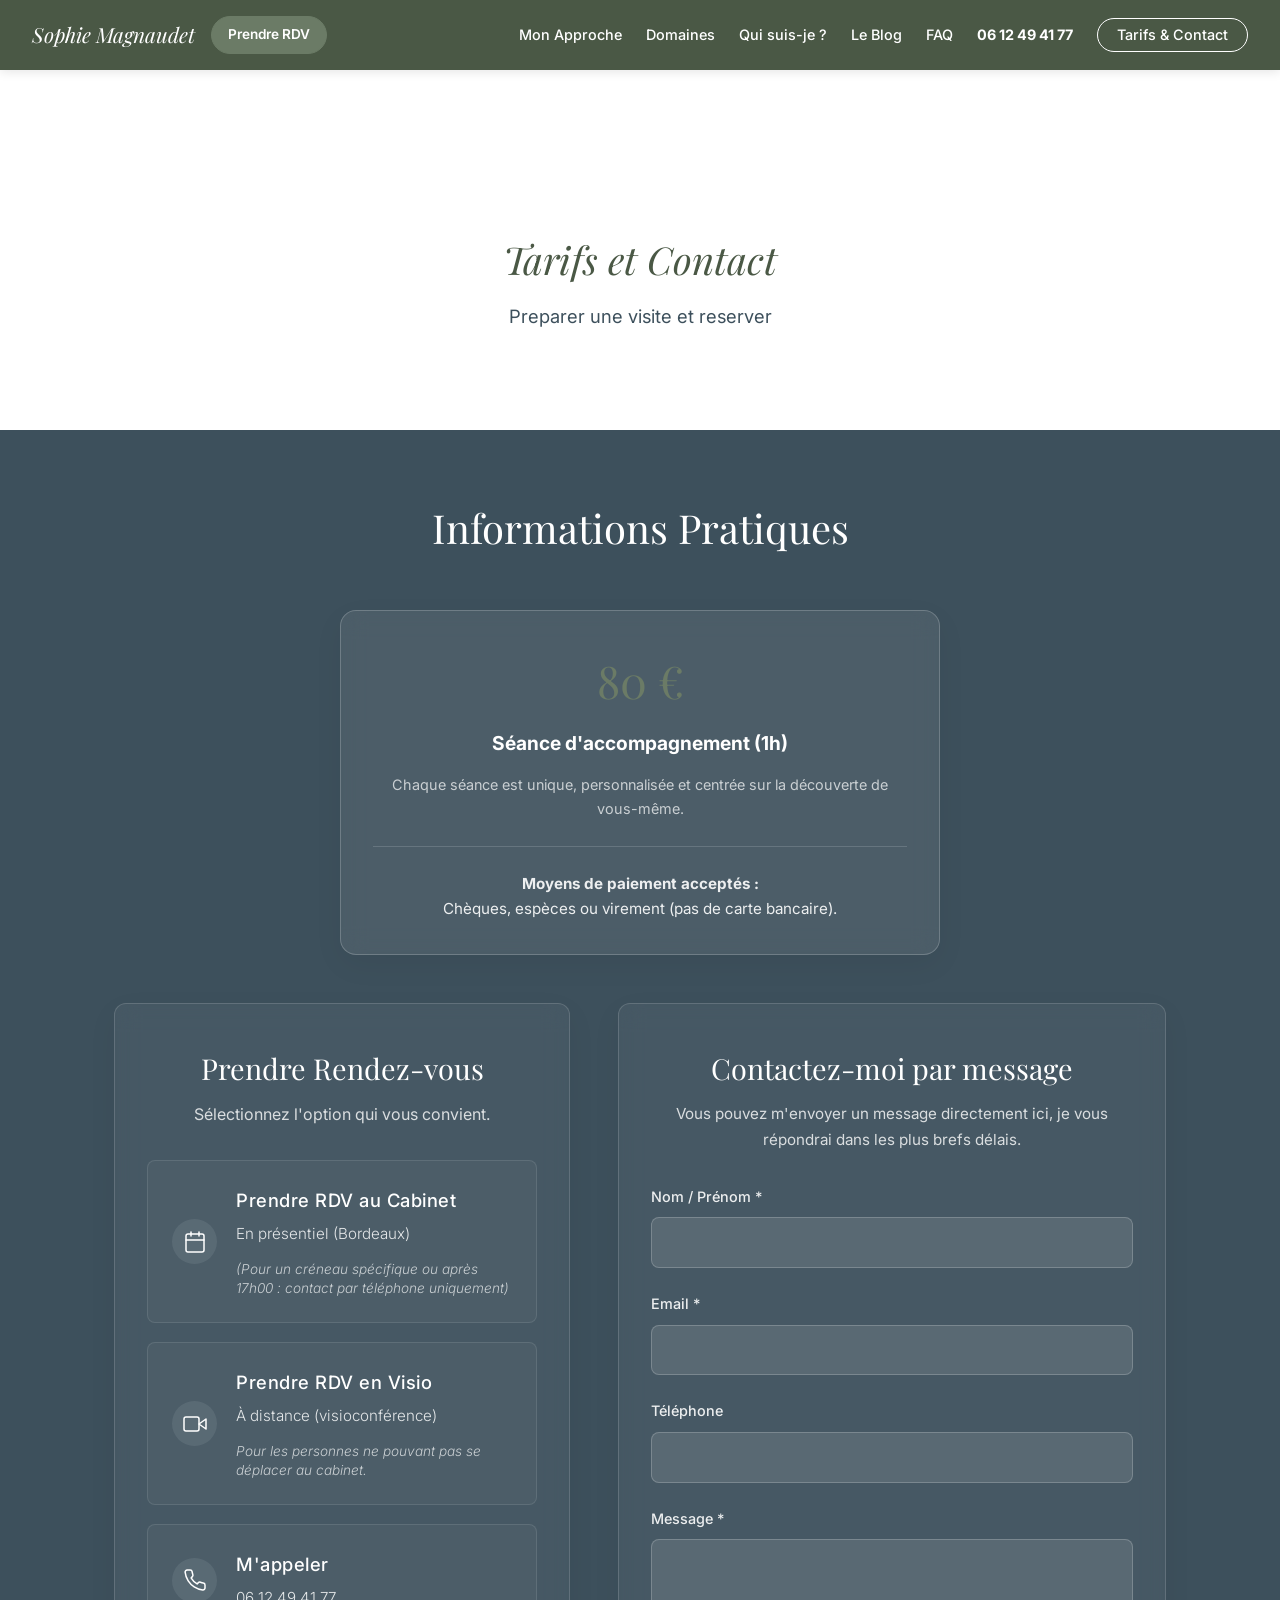
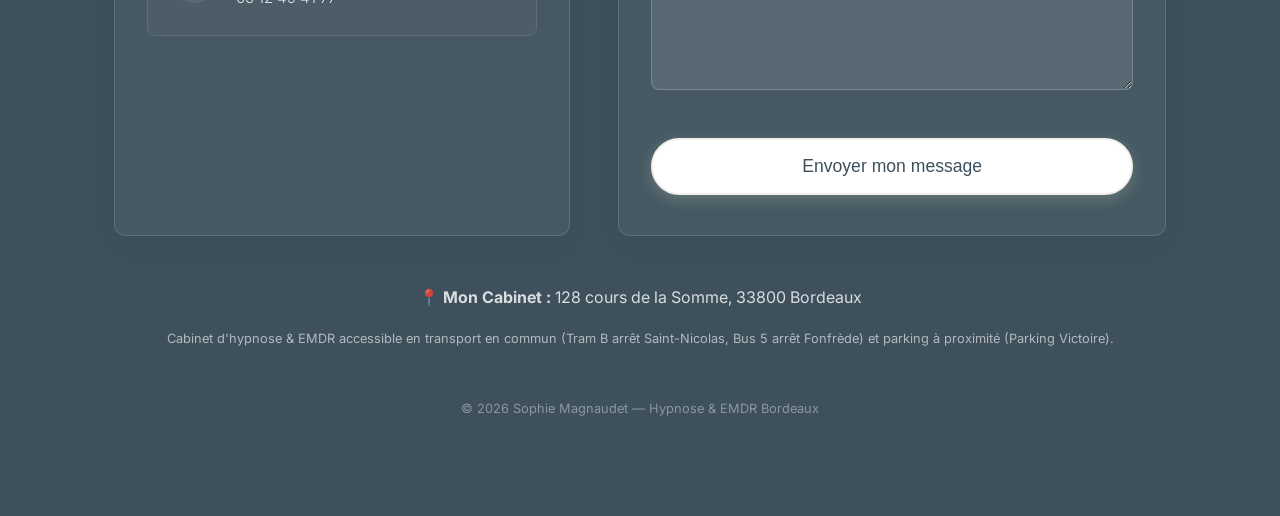
<file: tarifs-contact.html>
﻿<!DOCTYPE html>
<html lang="fr" prefix="og: https://ogp.me/ns#">
<head>
    <meta charset="UTF-8">
    <meta name="viewport" content="width=device-width, initial-scale=1.0">

    <!-- ✅ SEO : Robots -->
    <meta name="robots" content="index, follow, max-snippet:-1, max-image-preview:large, max-video-preview:-1">

    <!-- ✅ SEO : Title & Meta Description enrichis -->
    <title>Tarifs & Contact - Hypnose et EMDR Bordeaux | Sophie Magnaudet</title>
    <meta name="description" content="Libérez-vous rapidement de vos blocages avec Sophie Magnaudet, hypnothérapeute certifiée à Bordeaux. Séances au cabinet et en téléconsultation (visio). Spécialiste Hypnose & EMDR pour un changement réel. Réservez au 06 12 49 41 77.">
    <meta name="keywords" content="hypnose bordeaux, EMDR bordeaux, hypnose en ligne, téléconsultation hypnose, hypnothérapeute bordeaux, hypnose visio, thérapie EMDR à distance, hypnose ericksonienne bordeaux, traumatisme bordeaux, stress anxieté, Sophie Magnaudet, EMDR 33800">

    <meta name="author" content="Sophie Magnaudet">

    <!-- ✅ GEO : Balises géographiques pour les moteurs de recherche locaux -->
    <meta name="geo.region" content="FR-33">
    <meta name="geo.placename" content="Bordeaux">
    <meta name="geo.position" content="44.8318;-0.5758">
    <meta name="ICBM" content="44.8318, -0.5758">

    <!-- ✅ SEO : Canonical URL -->
    <link rel="canonical" href="https://www.hypnose-emdr-bordeaux.com/">

    <!-- ✅ SEO : Open Graph (partage réseaux sociaux / WhatsApp) -->
    <meta property="og:type" content="website">
    <meta property="og:locale" content="fr_FR">
    <meta property="og:title" content="Hypnose &amp; EMDR à Bordeaux | Sophie Magnaudet — Hypnothérapeute">
    <meta property="og:description" content="Libérez-vous rapidement de vos blocages avec Sophie Magnaudet, hypnothérapeute certifiée à Bordeaux. Spécialiste Hypnose & EMDR pour un changement réel selon votre rythme.">
    <meta property="og:url" content="https://www.hypnose-emdr-bordeaux.com/">
    <meta property="og:image" content="https://www.hypnose-emdr-bordeaux.com/image/sophie-identite.jpg">
    <meta property="og:image:alt" content="Sophie Magnaudet, hypnothérapeute EMDR à Bordeaux">
    <meta property="og:site_name" content="Hypnose &amp; EMDR Bordeaux — Sophie Magnaudet">

    <!-- ✅ SEO : Twitter / X Cards -->
    <meta name="twitter:card" content="summary_large_image">
    <meta name="twitter:title" content="Hypnose &amp; EMDR à Bordeaux | Sophie Magnaudet">
    <meta name="twitter:description" content="Libérez-vous rapidement de vos blocages avec Sophie Magnaudet, hypnothérapeute certifiée à Bordeaux. Spécialiste Hypnose & EMDR pour un changement réel selon votre rythme.">
    <meta name="twitter:image" content="https://www.hypnose-emdr-bordeaux.com/image/sophie-identite.jpg">



    <!-- ✅ SEO : Données structurées JSON-LD — LocalBusiness + Person + FAQPage -->
    <script type="application/ld+json">
    {
        "@context": "https://schema.org",
        "@graph": [
            {
                "@type": ["HealthAndBeautyBusiness", "MedicalBusiness"],
                "@id": "https://www.hypnose-emdr-bordeaux.com/#business",
                "name": "Hypnose &amp; EMDR Bordeaux — Sophie Magnaudet",
                "alternateName": ["Hypnose Bordeaux", "EMDR Bordeaux", "EDMR Bordeaux", "Cabinet d'hypnothérapie Bordeaux"],
                "description": "Cabinet d'hypnothérapie et de thérapie EMDR à Bordeaux. Accompagnement des traumatismes, stress, anxiété, confiance en soi, sommeil. Sophie Magnaudet, hypnothérapeute certifiée.",
                "url": "https://www.hypnose-emdr-bordeaux.com/",
                "telephone": "+33612494177",
                "email": "hypnose.bordeaux.magnaudet@gmail.com",
                "priceRange": "80€",
                "image": "https://www.hypnose-emdr-bordeaux.com/image/sophie-identite.jpg",
                "address": {
                    "@type": "PostalAddress",
                    "streetAddress": "128 cours de la Somme",
                    "addressLocality": "Bordeaux",
                    "postalCode": "33800",
                    "addressCountry": "FR"
                },
                "geo": {
                    "@type": "GeoCoordinates",
                    "latitude": "44.8318",
                    "longitude": "-0.5758"
                },
                "openingHoursSpecification": [
                    {
                        "@type": "OpeningHoursSpecification",
                        "dayOfWeek": ["Monday","Tuesday","Wednesday","Thursday","Friday"],
                        "opens": "09:00",
                        "closes": "19:00"
                    }
                ],
                "hasOfferCatalog": {
                    "@type": "OfferCatalog",
                    "name": "Séances d'accompagnement — Hypnose &amp; EMDR Bordeaux",
                    "itemListElement": [
                        {
                            "@type": "Offer",
                            "itemOffered": {
                                "@type": "Service",
                                "name": "Séance Hypnose Ericksonienne Bordeaux",
                                "description": "Séance d'hypnothérapie individuelle d'une heure à Bordeaux. Traumatismes, blocages, confiance en soi, comportements."
                            },
                            "price": "80",
                            "priceCurrency": "EUR"
                        },
                        {
                            "@type": "Offer",
                            "itemOffered": {
                                "@type": "Service",
                                "name": "Séance EMDR Bordeaux",
                                "description": "Thérapie EMDR (Eye Movement Desensitization and Reprocessing) pour le traitement des traumatismes à Bordeaux. Reconnue par l'OMS."
                            },
                            "price": "80",
                            "priceCurrency": "EUR"
                        },
                        {
                            "@type": "Offer",
                            "itemOffered": {
                                "@type": "Service",
                                "name": "Séance Hypnose & EMDR en Visio (Téléconsultation)",
                                "description": "Séance d'hypnothérapie et EMDR en visioconférence. Idéal si vous ne pouvez pas vous déplacer au cabinet. Mêmes résultats qu'en présentiel."
                            },
                            "price": "80",
                            "priceCurrency": "EUR"
                        }
                    ]
                },
                "sameAs": [
                    "https://www.hypnose-emdr-bordeaux.com/"
                ]
            },
            {
                "@type": "Person",
                "@id": "https://www.hypnose-emdr-bordeaux.com/#person",
                "name": "Sophie Magnaudet",
                "jobTitle": "Hypnothérapeute et thérapeute EMDR certifiée",
                "description": "Hypnothérapeute certifiée à Bordeaux, spécialiste de l'hypnose ericksonienne et de la thérapie EMDR. Ancienne ingénieure projet reconvertie dans l'accompagnement thérapeutique.",
                "url": "https://www.hypnose-emdr-bordeaux.com/",
                "email": "hypnose.bordeaux.magnaudet@gmail.com",
                "telephone": "+33612494177",
                "worksFor": {"@id": "https://www.hypnose-emdr-bordeaux.com/#business"},
                "address": {
                    "@type": "PostalAddress",
                    "streetAddress": "128 cours de la Somme",
                    "addressLocality": "Bordeaux",
                    "postalCode": "33800",
                    "addressCountry": "FR"
                }
            },
            {
                "@type": "FAQPage",
                "@id": "https://www.hypnose-emdr-bordeaux.com/#faq",
                "mainEntity": [
                    {
                        "@type": "Question",
                        "name": "Est-ce que je vais perdre le contrôle pendant l'hypnose ?",
                        "acceptedAnswer": {
                            "@type": "Answer",
                            "text": "Non. Vous restez conscient(e) et maître de ce que vous faites. L'hypnose est un état naturel dans lequel vous participez activement au travail intérieur."
                        }
                    },
                    {
                        "@type": "Question",
                        "name": "Qu'est-ce que l'EMDR (ou EDMR) ?",
                        "acceptedAnswer": {
                            "@type": "Answer",
                            "text": "L'EMDR (Eye Movement Desensitization and Reprocessing), parfois écrit EDMR par erreur, est une thérapie reconnue par l'OMS pour traiter les traumatismes et les blocages émotionnels grâce à des stimulations bilatérales. À Bordeaux, Sophie Magnaudet est spécialiste EMDR."
                        }
                    },
                    {
                        "@type": "Question",
                        "name": "Combien coûte une séance d'hypnose ou d'EMDR à Bordeaux ?",
                        "acceptedAnswer": {
                            "@type": "Answer",
                            "text": "Une séance d'accompagnement (hypnose ou EMDR) dure environ 1 heure et coûte 80€ au cabinet de Sophie Magnaudet, 128 cours de la Somme, Bordeaux (33800)."
                        }
                    },
                    {
                        "@type": "Question",
                        "name": "L'hypnose peut-elle fonctionner si j'ai du mal à lâcher prise ?",
                        "acceptedAnswer": {
                            "@type": "Answer",
                            "text": "Oui, beaucoup de personnes arrivent tendues. L'accompagnement de Sophie Magnaudet aide justement à installer un état de sécurité et de relâchement profond avant chaque séance."
                        }
                    },
                    {
                        "@type": "Question",
                        "name": "Où se trouve le cabinet d'hypnothérapie et EMDR de Sophie Magnaudet à Bordeaux ?",
                        "acceptedAnswer": {
                            "@type": "Answer",
                            "text": "Le cabinet est situé au 128 cours de la Somme, 33800 Bordeaux. Facilement accessible en transport en commun et parking à proximité."
                        }
                    },
                    {
                        "@type": "Question",
                        "name": "Est-il possible de faire une séance d'hypnose ou d'EMDR en ligne (visio) ?",
                        "acceptedAnswer": {
                            "@type": "Answer",
                            "text": "Oui, tout à fait. La téléconsultation (en visio) est une excellente alternative si vous ne pouvez pas vous déplacer au cabinet. L'efficacité de l'hypnose et de l'EMDR reste la même, avec l'avantage du confort de votre domicile."
                        }
                    }
                ]
            }
        ]
    }
    </script>

    <!-- Polices Google — chargement asynchrone (non-bloquant) -->
    <link rel="preconnect" href="https://fonts.googleapis.com">
    <link rel="preconnect" href="https://fonts.gstatic.com" crossorigin>
    <link href="https://fonts.googleapis.com/css2?family=Inter:wght@400;500&family=Playfair+Display:ital,wght@0,400;0,600;1,400&display=swap"
          rel="stylesheet" media="print" onload="this.media='all'">
    <noscript><link href="https://fonts.googleapis.com/css2?family=Inter:wght@400;500&family=Playfair+Display:ital,wght@0,400;0,600;1,400&display=swap" rel="stylesheet"></noscript>
    <!-- Préchargement image hero (réduit les 4-5s de latence) -->
    <link rel="preconnect" href="https://images.unsplash.com">
    <link rel="preload" as="image"
          href="https://images.unsplash.com/photo-1441974231531-c6227db76b6e?q=60&w=1280&auto=format&fit=crop"
          fetchpriority="high">

    <link rel="stylesheet" href="./styles.css?v=5">
</head>
<body>

    <!-- NAVIGATION avec menu hamburger mobile -->
    <nav class="navbar" role="navigation" aria-label="Navigation principale">
        <div class="nav-brand">
            <a href="index.html" style="color: inherit; text-decoration: none;">Sophie Magnaudet</a>
            <div class="nav-contact-group">
                <a href="tarifs-contact.html" class="nav-rdv-btn">Prendre RDV</a>
            </div>
        </div>



        <!-- Bouton hamburger (mobile uniquement) -->
        <button class="hamburger" id="hamburger-btn" aria-label="Ouvrir le menu" aria-expanded="false">
            <span></span><span></span><span></span>
        </button>

        <ul class="nav-links" id="nav-menu">
            <li><a href="index.html#approche">Mon Approche</a></li>
            <li><a href="index.html#domaines">Domaines</a></li>
            <li><a href="sophie-magnaudet.html">Qui suis-je ?</a></li>
            <li><a href="blog.html">Le Blog</a></li>
            <li><a href="index.html#faq">FAQ</a></li>
            <li><a href="tel:0612494177" class="nav-tel">06 12 49 41 77</a></li>
            <li><a href="tarifs-contact.html" class="nav-btn">Tarifs & Contact</a></li>
        </ul>
    </nav>

<header class="hero-section" style="min-height: 40vh; align-items: center; justify-content: center; padding-top: 100px;">
    <div class="hero-overlay"></div>
    <div class="hero-content text-center">
        <h1 class="hero-title"><span class="highlight">Tarifs et Contact</span></h1>
        <p class="hero-subtitle">Preparer une visite et reserver</p>
    </div>
</header>

<!-- ✅ SEO : <footer> sémantique pour les infos officielles de contact -->
    <footer id="tarifs" class="section footer-section" aria-label="Tarifs et contact" style="padding-top: 4rem;">
        <div class="container text-center">
            <h2 class="section-title">Informations Pratiques</h2>

            <div class="tarif-box glass-card" style="max-width: 600px; margin: 0 auto 3rem auto; padding: 2rem;">
                <p class="tarif-price">80 €</p>
                <p style="font-size: 1.2rem; margin-bottom: 0.5rem;"><strong>Séance d'accompagnement (1h)</strong></p>
                <p class="tarif-note" style="margin-bottom: 1.5rem;">Chaque séance est unique, personnalisée et centrée sur la découverte de vous-même.</p>
                
                <hr style="border: 0; border-top: 1px solid rgba(255,255,255,0.15); margin: 1.5rem 0;">
                
                <p style="font-size: 0.95rem; margin-bottom: 0; color: rgba(255,255,255,0.9);">
                    <strong>Moyens de paiement acceptés :</strong><br>
                    Chèques, espèces ou virement (pas de carte bancaire).
                </p>
            </div>

            <div class="contact-section-split" id="rdv" style="text-align: left;">
                
                <!-- Left panel: Contact Info -->
                <div class="contact-info-panel glass-card">
                    <h3 style="color: var(--color-white); font-size: 1.8rem; margin-bottom: 0.5rem; text-align: center;">Prendre Rendez-vous</h3>
                    <p style="color: rgba(255, 255, 255, 0.8); text-align: center; margin-bottom: 2rem;">Sélectionnez l'option qui vous convient.</p>

                    <div class="contact-method-list">
                        
                        <!-- Cal.com - Cabinet -->
                        <a href="https://cal.com/hypnose-emdr-bordeaux/30min" target="_blank" rel="noopener noreferrer" class="contact-method-item">
                            <div class="contact-icon">
                                <svg viewBox="0 0 24 24" width="24" height="24" fill="none" stroke="currentColor" stroke-width="1.5" stroke-linecap="round" stroke-linejoin="round">
                                    <rect x="3" y="4" width="18" height="18" rx="2" ry="2"></rect>
                                    <line x1="16" y1="2" x2="16" y2="6"></line>
                                    <line x1="8" y1="2" x2="8" y2="6"></line>
                                    <line x1="3" y1="10" x2="21" y2="10"></line>
                                </svg>
                            </div>
                            <div class="contact-details">
                                <h4>Prendre RDV au Cabinet</h4>
                                <span class="contact-hl">En présentiel (Bordeaux)</span>
                                <p class="contact-note">(Pour un créneau spécifique ou après 17h00 : contact par téléphone uniquement)</p>
                            </div>
                        </a>

                        <!-- Cal.com - Visio -->
                        <a href="https://cal.com/hypnose-emdr-bordeaux/seance-en-visio-hypnose-emdr" target="_blank" rel="noopener noreferrer" class="contact-method-item">
                            <div class="contact-icon">
                                <svg viewBox="0 0 24 24" width="24" height="24" fill="none" stroke="currentColor" stroke-width="1.5" stroke-linecap="round" stroke-linejoin="round">
                                    <polygon points="23 7 16 12 23 17 23 7"></polygon>
                                    <rect x="1" y="5" width="15" height="14" rx="2" ry="2"></rect>
                                </svg>
                            </div>
                            <div class="contact-details">
                                <h4>Prendre RDV en Visio</h4>
                                <span class="contact-hl">À distance (visioconférence)</span>
                                <p class="contact-note">Pour les personnes ne pouvant pas se déplacer au cabinet.</p>
                            </div>
                        </a>

                        <!-- Telephone -->
                        <a href="tel:0612494177" class="contact-method-item">
                            <div class="contact-icon">
                                <svg viewBox="0 0 24 24" width="24" height="24" fill="none" stroke="currentColor" stroke-width="1.5" stroke-linecap="round" stroke-linejoin="round">
                                    <path d="M22 16.92v3a2 2 0 0 1-2.18 2 19.79 19.79 0 0 1-8.63-3.07 19.5 19.5 0 0 1-6-6 19.79 19.79 0 0 1-3.07-8.67A2 2 0 0 1 4.11 2h3a2 2 0 0 1 2 1.72 12.84 12.84 0 0 0 .7 2.81 2 2 0 0 1-.45 2.11L8.09 9.91a16 16 0 0 0 6 6l1.27-1.27a2 2 0 0 1 2.11-.45 12.84 12.84 0 0 0 2.81.7A2 2 0 0 1 22 16.92z"></path>
                                </svg>
                            </div>
                            <div class="contact-details">
                                <h4>M'appeler</h4>
                                <span class="contact-hl">06 12 49 41 77</span>
                            </div>
                        </a>

                    </div>
                </div>

                <!-- Right panel: Contact Form -->
                <div class="contact-form-container glass-card" id="contact-form-section">
                    <h3>Contactez-moi par message</h3>
                    <p class="contact-form-subtitle">Vous pouvez m'envoyer un message directement ici, je vous répondrai dans les plus brefs délais.</p>
                    
                    <form action="https://api.web3forms.com/submit" method="POST" class="contact-form">
                        <!-- Replace with your Access Key -->
                        <input type="hidden" name="access_key" value="f989f9a8-ebd3-42e8-9dfc-42f42a46b8a8">
                        
                        <!-- Subject (Optional) -->
                        <input type="hidden" name="subject" value="Nouveau message depuis le site Hypnose Bordeaux">
                        
                        <div class="form-group">
                            <label for="name">Nom / Prénom *</label>
                            <input type="text" id="name" name="name" required class="form-input">
                        </div>
                        
                        <div class="form-group">
                            <label for="email">Email *</label>
                            <input type="email" id="email" name="email" required class="form-input">
                        </div>

                        <div class="form-group">
                            <label for="phone">Téléphone</label>
                            <input type="tel" id="phone" name="phone" class="form-input">
                        </div>
                        
                        <div class="form-group">
                            <label for="message">Message *</label>
                            <textarea id="message" name="message" rows="6" required class="form-input"></textarea>
                        </div>
                        
                        <!-- Honeypot Spam Protection -->
                        <input type="checkbox" name="botcheck" class="hidden" style="display: none;">
                        
                        <button type="submit" class="btn btn-primary submit-btn">Envoyer mon message</button>
                    </form>
                </div>

            </div>

            <address class="footer-address">
                <strong>📍 Mon Cabinet :</strong> 128 cours de la Somme, 33800 Bordeaux
            </address>

            <!-- ✅ SEO local : accès concret -->
            <p class="footer-zones" style="font-size:0.8rem; opacity:0.6; margin-top:1rem; line-height:1.8;">
                Cabinet d'hypnose &amp; EMDR accessible en transport en commun (Tram B arrêt Saint-Nicolas, Bus 5 arrêt Fonfrède) et parking à proximité (Parking Victoire).
            </p>

            <p class="footer-copy">&copy; 2026 Sophie Magnaudet — Hypnose &amp; EMDR Bordeaux</p>
        </div>
    </footer>

    <!-- Scripts -->
    <script>
        // === MENU HAMBURGER ===
        const btn = document.getElementById('hamburger-btn');
        const menu = document.getElementById('nav-menu');
        btn.addEventListener('click', () => {
            const isOpen = menu.classList.toggle('is-open');
            btn.setAttribute('aria-expanded', isOpen);
        });

        // === NAVIGATION (compatible iFrame Wix auto-height) ===
        // Dans Wix, l'iFrame est auto-redimensionnée = pas de scroll interne.
        // On envoie la position Y à la page parent Wix via postMessage.
        document.querySelectorAll('a[href^="#"]').forEach(link => {
            link.addEventListener('click', function(e) {
                const targetId = this.getAttribute('href').substring(1);
                const target = document.getElementById(targetId);
                if (target) {
                    e.preventDefault();
                    menu.classList.remove('is-open');
                    btn.setAttribute('aria-expanded', false);

                    // Calcul de la position Y de la section dans le document
                    const rect = target.getBoundingClientRect();
                    const scrollY = rect.top + (window.pageYOffset || document.documentElement.scrollTop);

                    // Méthode 1 : scroll natif (fonctionne si pas dans iFrame auto-height)
                    target.scrollIntoView({ behavior: 'smooth', block: 'start' });

                    // Méthode 2 : postMessage vers la page Wix parent
                    try { window.parent.postMessage({ scrollTo: scrollY, type: 'scroll' }, '*'); } catch(e){}
                    try { window.parent.postMessage({ intent: 'scroll', y: scrollY }, '*'); } catch(e){}
                }
            });
        });

        // === ARTICLES INLINE ===
        function toggleInline(id, btn) {
            const panel = document.getElementById(id);
            if (!panel) return;
            const isOpen = panel.style.display !== 'none';

            if (isOpen) {
                // Refermer
                panel.style.display = 'none';
                // Retrouver le bouton d'ouverture (frère précédent du panel)
                const openBtn = panel.nextElementSibling;
                if (openBtn) openBtn.style.display = 'inline-flex';
                btn.style.display = 'none';
            } else {
                // Ouvrir
                panel.style.display = 'block';
                // Cacher le bouton d'ouverture
                btn.style.display = 'none';
                // Afficher le bouton "Refermer" à l'intérieur du panel
                const closeBtn = panel.querySelector('button');
                if (closeBtn) closeBtn.style.display = 'inline-flex';
            }
        }
    </script>
</body>
</html>
</file>
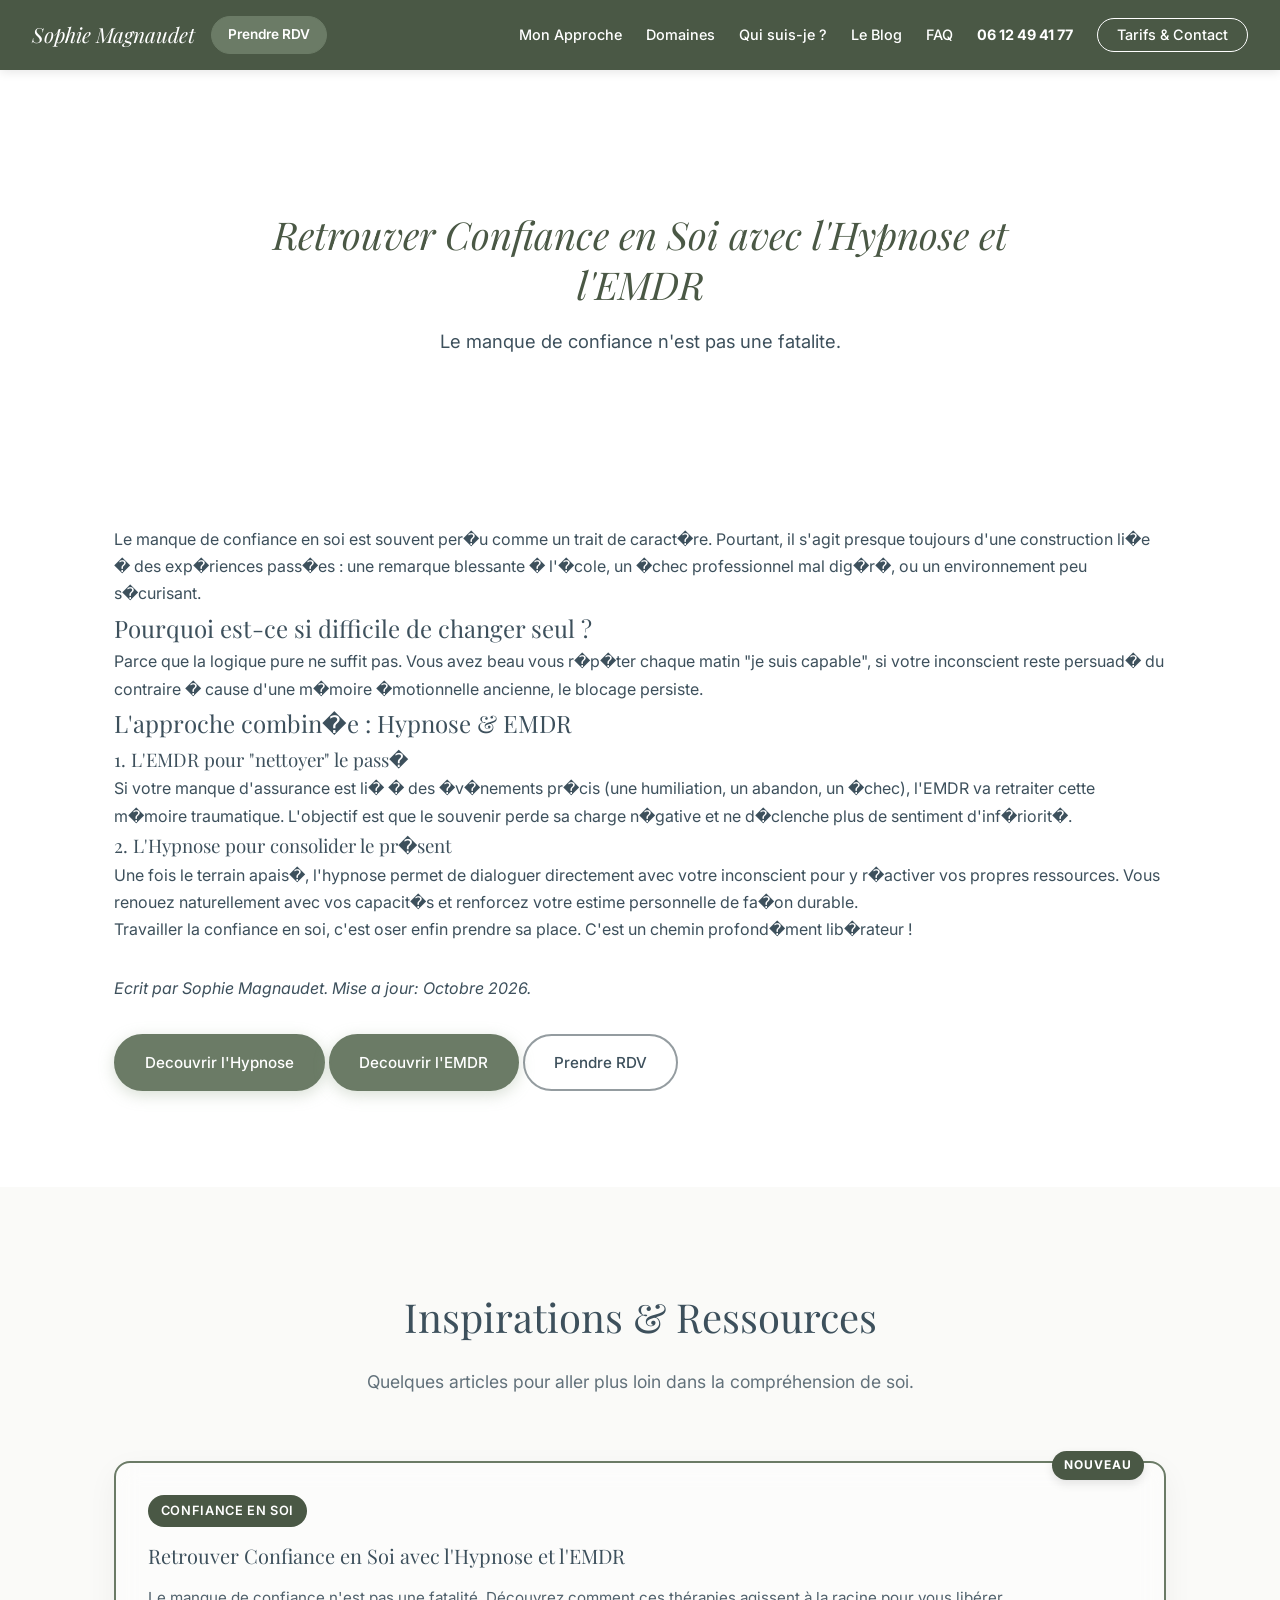
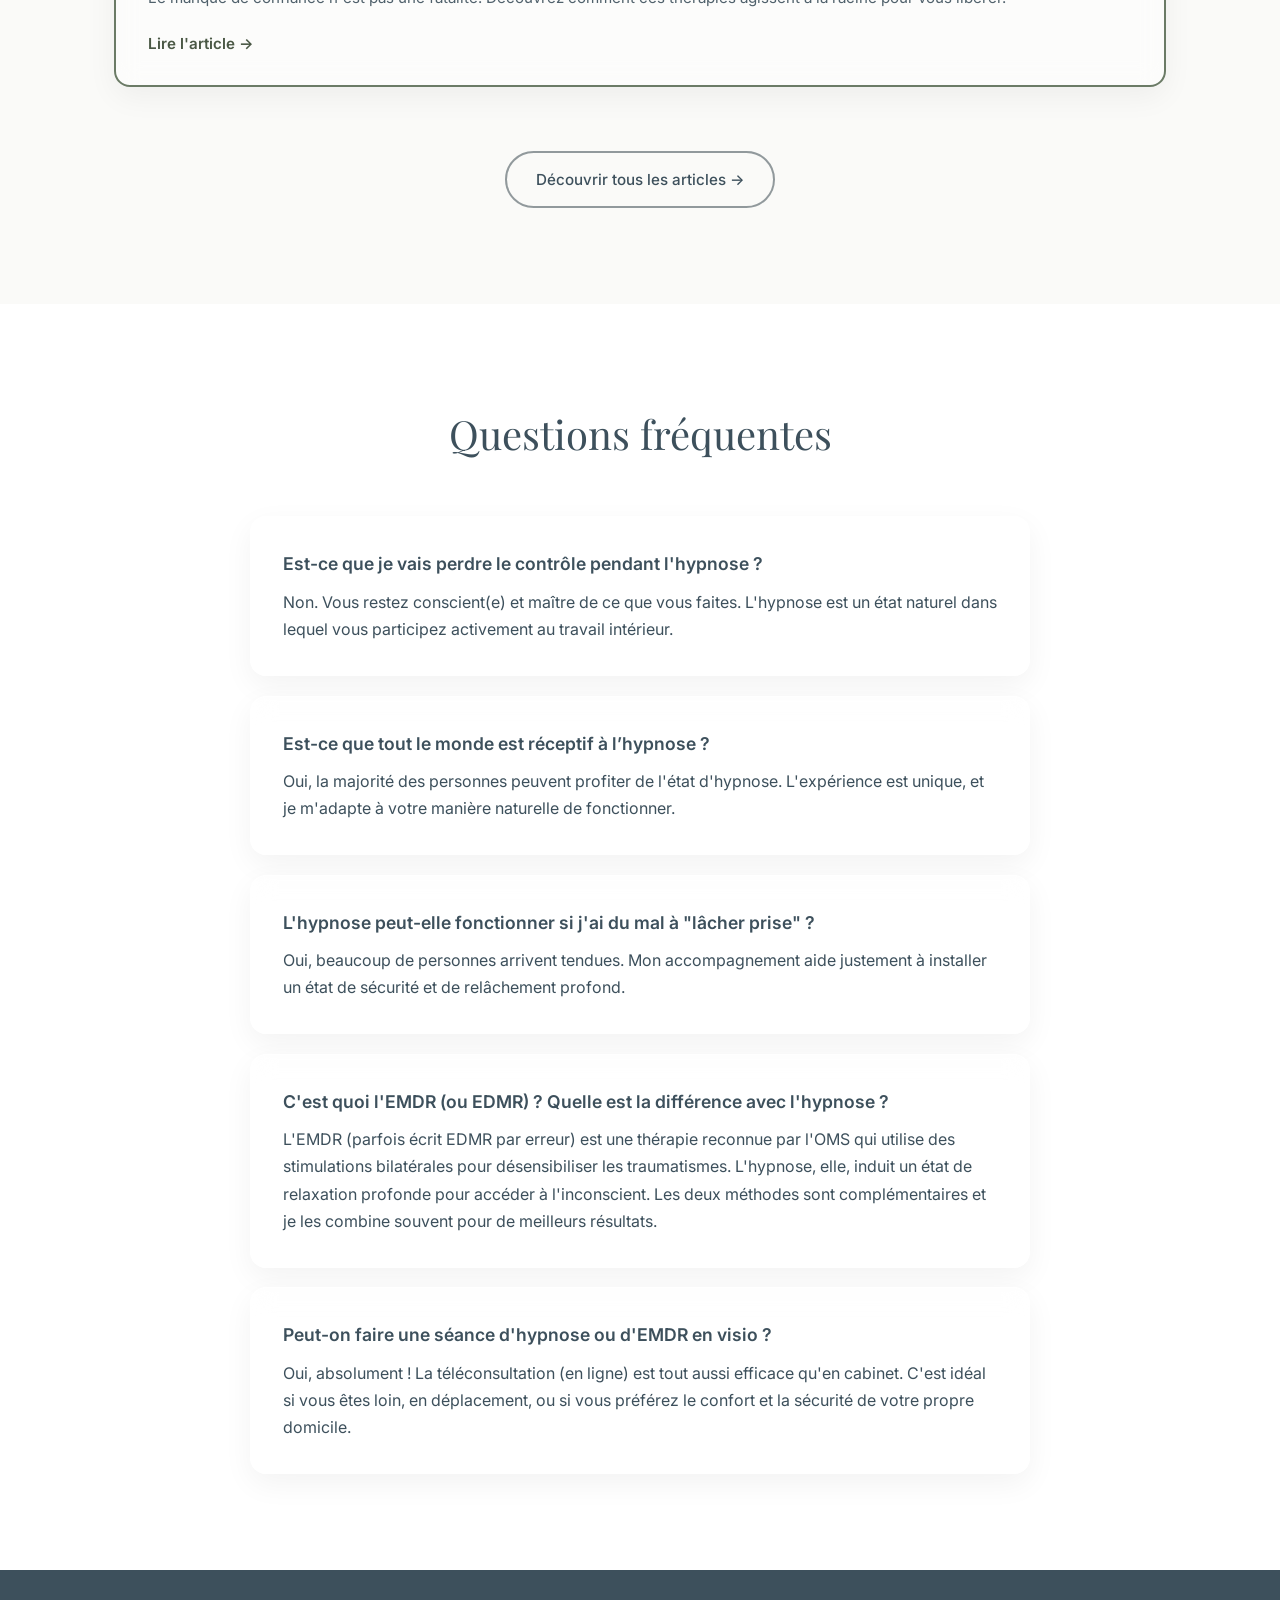
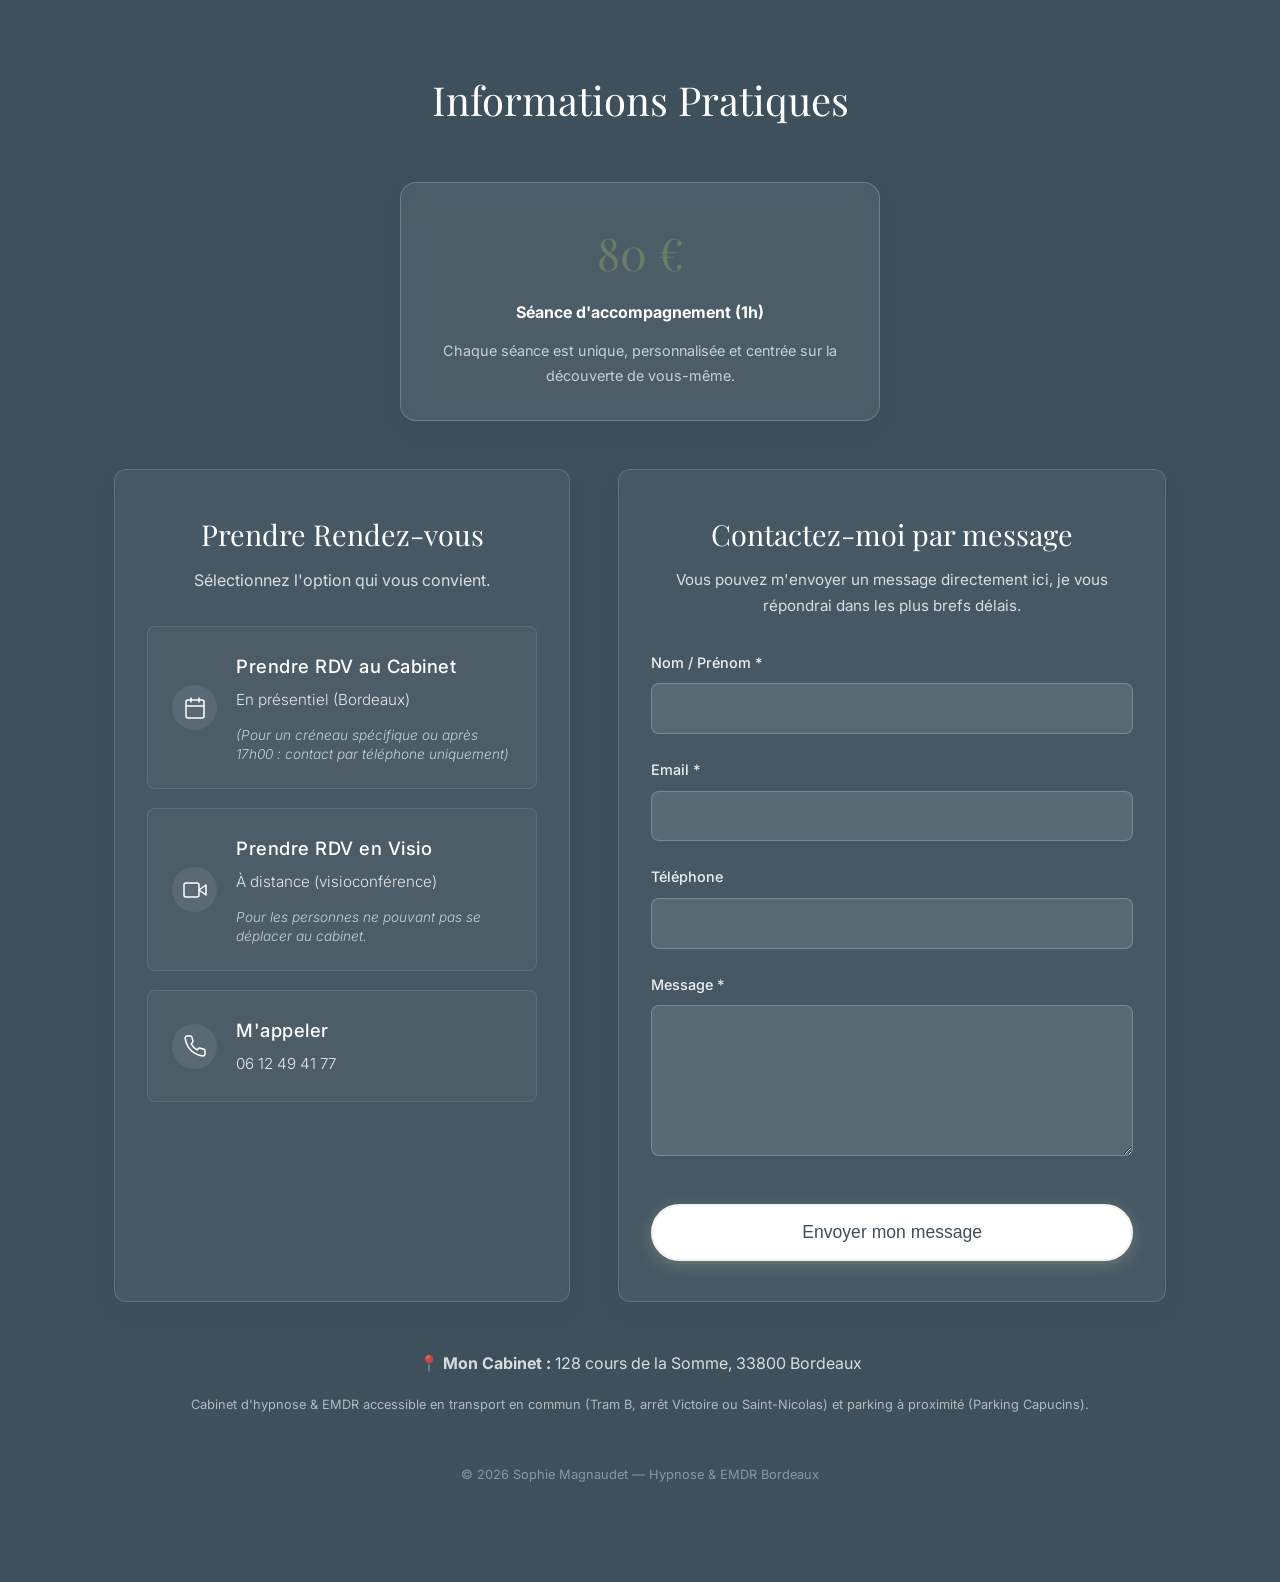
<file: blog/confiance-en-soi-hypnose.html>
﻿<!DOCTYPE html>
<html lang="fr" prefix="og: https://ogp.me/ns#">
<head>
    <meta charset="UTF-8">
    <meta name="viewport" content="width=device-width, initial-scale=1.0">

    <!-- ✅ SEO : Robots -->
    <meta name="robots" content="index, follow, max-snippet:-1, max-image-preview:large, max-video-preview:-1">

    <!-- ✅ SEO : Title & Meta Description enrichis -->
    <title>Retrouver Confiance en Soi avec l'Hypnose et l'EMDR | Blog Sophie Magnaudet</title>
    <meta name="description" content="Libérez-vous rapidement de vos blocages avec Sophie Magnaudet, hypnothérapeute certifiée à Bordeaux. Séances au cabinet et en téléconsultation (visio). Spécialiste Hypnose & EMDR pour un changement réel. Réservez au 06 12 49 41 77.">
    <meta name="keywords" content="hypnose bordeaux, EMDR bordeaux, hypnose en ligne, téléconsultation hypnose, hypnothérapeute bordeaux, hypnose visio, thérapie EMDR à distance, hypnose ericksonienne bordeaux, traumatisme bordeaux, stress anxieté, Sophie Magnaudet, EMDR 33800">

    <meta name="author" content="Sophie Magnaudet">

    <!-- ✅ GEO : Balises géographiques pour les moteurs de recherche locaux -->
    <meta name="geo.region" content="FR-33">
    <meta name="geo.placename" content="Bordeaux">
    <meta name="geo.position" content="44.8318;-0.5758">
    <meta name="ICBM" content="44.8318, -0.5758">

    <!-- ✅ SEO : Canonical URL -->
    <link rel="canonical" href="https://www.hypnose-emdr-bordeaux.com/">

    <!-- ✅ SEO : Open Graph (partage réseaux sociaux / WhatsApp) -->
    <meta property="og:type" content="website">
    <meta property="og:locale" content="fr_FR">
    <meta property="og:title" content="Hypnose &amp; EMDR à Bordeaux | Sophie Magnaudet — Hypnothérapeute">
    <meta property="og:description" content="Libérez-vous rapidement de vos blocages avec Sophie Magnaudet, hypnothérapeute certifiée à Bordeaux. Spécialiste Hypnose & EMDR pour un changement réel selon votre rythme.">
    <meta property="og:url" content="https://www.hypnose-emdr-bordeaux.com/">
    <meta property="og:image" content="https://www.hypnose-emdr-bordeaux.com/image/sophie-identite.jpg">
    <meta property="og:image:alt" content="Sophie Magnaudet, hypnothérapeute EMDR à Bordeaux">
    <meta property="og:site_name" content="Hypnose &amp; EMDR Bordeaux — Sophie Magnaudet">

    <!-- ✅ SEO : Twitter / X Cards -->
    <meta name="twitter:card" content="summary_large_image">
    <meta name="twitter:title" content="Hypnose &amp; EMDR à Bordeaux | Sophie Magnaudet">
    <meta name="twitter:description" content="Libérez-vous rapidement de vos blocages avec Sophie Magnaudet, hypnothérapeute certifiée à Bordeaux. Spécialiste Hypnose & EMDR pour un changement réel selon votre rythme.">
    <meta name="twitter:image" content="https://www.hypnose-emdr-bordeaux.com/image/sophie-identite.jpg">



    <!-- ✅ SEO : Données structurées JSON-LD — LocalBusiness + Person + FAQPage -->
    <script type="application/ld+json">
    {
        "@context": "https://schema.org",
        "@graph": [
            {
                "@type": ["HealthAndBeautyBusiness", "MedicalBusiness"],
                "@id": "https://www.hypnose-emdr-bordeaux.com/#business",
                "name": "Hypnose &amp; EMDR Bordeaux — Sophie Magnaudet",
                "alternateName": ["Hypnose Bordeaux", "EMDR Bordeaux", "EDMR Bordeaux", "Cabinet d'hypnothérapie Bordeaux"],
                "description": "Cabinet d'hypnothérapie et de thérapie EMDR à Bordeaux. Accompagnement des traumatismes, stress, anxiété, confiance en soi, sommeil. Sophie Magnaudet, hypnothérapeute certifiée.",
                "url": "https://www.hypnose-emdr-bordeaux.com/",
                "telephone": "+33612494177",
                "email": "hypnose.bordeaux.magnaudet@gmail.com",
                "priceRange": "80€",
                "image": "https://www.hypnose-emdr-bordeaux.com/image/sophie-identite.jpg",
                "address": {
                    "@type": "PostalAddress",
                    "streetAddress": "128 cours de la Somme",
                    "addressLocality": "Bordeaux",
                    "postalCode": "33800",
                    "addressCountry": "FR"
                },
                "geo": {
                    "@type": "GeoCoordinates",
                    "latitude": "44.8318",
                    "longitude": "-0.5758"
                },
                "openingHoursSpecification": [
                    {
                        "@type": "OpeningHoursSpecification",
                        "dayOfWeek": ["Monday","Tuesday","Wednesday","Thursday","Friday"],
                        "opens": "09:00",
                        "closes": "19:00"
                    }
                ],
                "hasOfferCatalog": {
                    "@type": "OfferCatalog",
                    "name": "Séances d'accompagnement — Hypnose &amp; EMDR Bordeaux",
                    "itemListElement": [
                        {
                            "@type": "Offer",
                            "itemOffered": {
                                "@type": "Service",
                                "name": "Séance Hypnose Ericksonienne Bordeaux",
                                "description": "Séance d'hypnothérapie individuelle d'une heure à Bordeaux. Traumatismes, blocages, confiance en soi, comportements."
                            },
                            "price": "80",
                            "priceCurrency": "EUR"
                        },
                        {
                            "@type": "Offer",
                            "itemOffered": {
                                "@type": "Service",
                                "name": "Séance EMDR Bordeaux",
                                "description": "Thérapie EMDR (Eye Movement Desensitization and Reprocessing) pour le traitement des traumatismes à Bordeaux. Reconnue par l'OMS."
                            },
                            "price": "80",
                            "priceCurrency": "EUR"
                        },
                        {
                            "@type": "Offer",
                            "itemOffered": {
                                "@type": "Service",
                                "name": "Séance Hypnose & EMDR en Visio (Téléconsultation)",
                                "description": "Séance d'hypnothérapie et EMDR en visioconférence. Idéal si vous ne pouvez pas vous déplacer au cabinet. Mêmes résultats qu'en présentiel."
                            },
                            "price": "80",
                            "priceCurrency": "EUR"
                        }
                    ]
                },
                "sameAs": [
                    "https://www.hypnose-emdr-bordeaux.com/"
                ]
            },
            {
                "@type": "Person",
                "@id": "https://www.hypnose-emdr-bordeaux.com/#person",
                "name": "Sophie Magnaudet",
                "jobTitle": "Hypnothérapeute et thérapeute EMDR certifiée",
                "description": "Hypnothérapeute certifiée à Bordeaux, spécialiste de l'hypnose ericksonienne et de la thérapie EMDR. Ancienne ingénieure projet reconvertie dans l'accompagnement thérapeutique.",
                "url": "https://www.hypnose-emdr-bordeaux.com/",
                "email": "hypnose.bordeaux.magnaudet@gmail.com",
                "telephone": "+33612494177",
                "worksFor": {"@id": "https://www.hypnose-emdr-bordeaux.com/#business"},
                "address": {
                    "@type": "PostalAddress",
                    "streetAddress": "128 cours de la Somme",
                    "addressLocality": "Bordeaux",
                    "postalCode": "33800",
                    "addressCountry": "FR"
                }
            },
            {
                "@type": "FAQPage",
                "@id": "https://www.hypnose-emdr-bordeaux.com/#faq",
                "mainEntity": [
                    {
                        "@type": "Question",
                        "name": "Est-ce que je vais perdre le contrôle pendant l'hypnose ?",
                        "acceptedAnswer": {
                            "@type": "Answer",
                            "text": "Non. Vous restez conscient(e) et maître de ce que vous faites. L'hypnose est un état naturel dans lequel vous participez activement au travail intérieur."
                        }
                    },
                    {
                        "@type": "Question",
                        "name": "Qu'est-ce que l'EMDR (ou EDMR) ?",
                        "acceptedAnswer": {
                            "@type": "Answer",
                            "text": "L'EMDR (Eye Movement Desensitization and Reprocessing), parfois écrit EDMR par erreur, est une thérapie reconnue par l'OMS pour traiter les traumatismes et les blocages émotionnels grâce à des stimulations bilatérales. À Bordeaux, Sophie Magnaudet est spécialiste EMDR."
                        }
                    },
                    {
                        "@type": "Question",
                        "name": "Combien coûte une séance d'hypnose ou d'EMDR à Bordeaux ?",
                        "acceptedAnswer": {
                            "@type": "Answer",
                            "text": "Une séance d'accompagnement (hypnose ou EMDR) dure environ 1 heure et coûte 80€ au cabinet de Sophie Magnaudet, 128 cours de la Somme, Bordeaux (33800)."
                        }
                    },
                    {
                        "@type": "Question",
                        "name": "L'hypnose peut-elle fonctionner si j'ai du mal à lâcher prise ?",
                        "acceptedAnswer": {
                            "@type": "Answer",
                            "text": "Oui, beaucoup de personnes arrivent tendues. L'accompagnement de Sophie Magnaudet aide justement à installer un état de sécurité et de relâchement profond avant chaque séance."
                        }
                    },
                    {
                        "@type": "Question",
                        "name": "Où se trouve le cabinet d'hypnothérapie et EMDR de Sophie Magnaudet à Bordeaux ?",
                        "acceptedAnswer": {
                            "@type": "Answer",
                            "text": "Le cabinet est situé au 128 cours de la Somme, 33800 Bordeaux. Facilement accessible en transport en commun et parking à proximité."
                        }
                    },
                    {
                        "@type": "Question",
                        "name": "Est-il possible de faire une séance d'hypnose ou d'EMDR en ligne (visio) ?",
                        "acceptedAnswer": {
                            "@type": "Answer",
                            "text": "Oui, tout à fait. La téléconsultation (en visio) est une excellente alternative si vous ne pouvez pas vous déplacer au cabinet. L'efficacité de l'hypnose et de l'EMDR reste la même, avec l'avantage du confort de votre domicile."
                        }
                    }
                ]
            }
        ]
    }
    </script>

    <!-- Polices Google — chargement asynchrone (non-bloquant) -->
    <link rel="preconnect" href="https://fonts.googleapis.com">
    <link rel="preconnect" href="https://fonts.gstatic.com" crossorigin>
    <link href="https://fonts.googleapis.com/css2?family=Inter:wght@400;500&family=Playfair+Display:ital,wght@0,400;0,600;1,400&display=swap"
          rel="stylesheet" media="print" onload="this.media='all'">
    <noscript><link href="https://fonts.googleapis.com/css2?family=Inter:wght@400;500&family=Playfair+Display:ital,wght@0,400;0,600;1,400&display=swap" rel="stylesheet"></noscript>
    <!-- Préchargement image hero (réduit les 4-5s de latence) -->
    <link rel="preconnect" href="https://images.unsplash.com">
    <link rel="preload" as="image"
          href="https://images.unsplash.com/photo-1441974231531-c6227db76b6e?q=60&w=1280&auto=format&fit=crop"
          fetchpriority="high">

    <link rel="stylesheet" href="../styles.css?v=5">
</head>
<body>

    <!-- NAVIGATION avec menu hamburger mobile -->
    <nav class="navbar" role="navigation" aria-label="Navigation principale">
        <div class="nav-brand">
            <a href="../index.html" style="color: inherit; text-decoration: none;">Sophie Magnaudet</a>
            <div class="nav-contact-group">
                <a href="../tarifs-contact.html" class="nav-rdv-btn">Prendre RDV</a>
            </div>
        </div>



        <!-- Bouton hamburger (mobile uniquement) -->
        <button class="hamburger" id="hamburger-btn" aria-label="Ouvrir le menu" aria-expanded="false">
            <span></span><span></span><span></span>
        </button>

        <ul class="nav-links" id="nav-menu">
            <li><a href="../index.html#approche">Mon Approche</a></li>
            <li><a href="../index.html#domaines">Domaines</a></li>
            <li><a href="../sophie-magnaudet.html">Qui suis-je ?</a></li>
            <li><a href="../blog.html">Le Blog</a></li>
            <li><a href="../index.html#faq">FAQ</a></li>
            <li><a href="tel:0612494177" class="nav-tel">06 12 49 41 77</a></li>
            <li><a href="../tarifs-contact.html" class="nav-btn">Tarifs & Contact</a></li>
        </ul>
    </nav>

<header class="hero-section" style="min-height: 40vh; align-items: center; justify-content: center; padding-top: 100px;">
    <div class="hero-overlay"></div>
    <div class="hero-content text-center">
        <h1 class="hero-title"><span class="highlight">Retrouver Confiance en Soi avec l'Hypnose et l'EMDR</span></h1>
        <p class="hero-subtitle">Le manque de confiance n'est pas une fatalite.</p>
    </div>
</header>

<section class="section">
    <div class="container">
        <p>Le manque de confiance en soi est souvent per�u comme un trait de caract�re. Pourtant, il s'agit presque toujours d'une construction li�e � des exp�riences pass�es : une remarque blessante � l'�cole, un �chec professionnel mal dig�r�, ou un environnement peu s�curisant.</p>
        
        <h2>Pourquoi est-ce si difficile de changer seul ?</h2>
        <p>Parce que la logique pure ne suffit pas. Vous avez beau vous r�p�ter chaque matin "je suis capable", si votre inconscient reste persuad� du contraire � cause d'une m�moire �motionnelle ancienne, le blocage persiste.</p>
        
        <h2>L'approche combin�e : Hypnose & EMDR</h2>
        <h3>1. L'EMDR pour "nettoyer" le pass�</h3>
        <p>Si votre manque d'assurance est li� � des �v�nements pr�cis (une humiliation, un abandon, un �chec), l'EMDR va retraiter cette m�moire traumatique. L'objectif est que le souvenir perde sa charge n�gative et ne d�clenche plus de sentiment d'inf�riorit�.</p>
        
        <h3>2. L'Hypnose pour consolider le pr�sent</h3>
        <p>Une fois le terrain apais�, l'hypnose permet de dialoguer directement avec votre inconscient pour y r�activer vos propres ressources. Vous renouez naturellement avec vos capacit�s et renforcez votre estime personnelle de fa�on durable.</p>
        
        <p>Travailler la confiance en soi, c'est oser enfin prendre sa place. C'est un chemin profond�ment lib�rateur !</p>

        <p style="margin-top: 2rem; font-style: italic;">Ecrit par Sophie Magnaudet. Mise a jour: Octobre 2026.</p>
        
        <div style="margin-top: 2rem;">
            <a href="../hypnose-bordeaux.html" class="btn btn-primary">Decouvrir l'Hypnose</a>
            <a href="../emdr-bordeaux.html" class="btn btn-primary">Decouvrir l'EMDR</a>
            <a href="../index.html#rdv" class="btn btn-outline">Prendre RDV</a>
        </div>
    </div>
</section>

<!-- 5. LE BLOG INSPIRATION -->
    <section id="blog" class="section bg-light" aria-label="Blog et inspirations">
        <div class="container">
            <h2 class="section-title">Inspirations &amp; Ressources</h2>
            <p class="section-subtitle">Quelques articles pour aller plus loin dans la compréhension de soi.</p>

            <div class="blog-grid" id="main-blog-container">
                <!-- Cet article est synchronisé automatiquement depuis blog.html -->
                <article class="blog-card glass-card is-new">
                    <div class="new-badge">Nouveau</div>
                    <span class="blog-tag" style="background-color: var(--color-primary-dark);">Confiance en soi</span>
                    <h3>Retrouver Confiance en Soi avec l'Hypnose et l'EMDR</h3>
                    <p>Le manque de confiance n'est pas une fatalité. Découvrez comment ces thérapies agissent à la racine pour vous libérer.</p>
                    <div class="inline-article" id="art-7" style="display:none">
                        <div class="inline-article-body">
                            <p>Le manque de confiance en soi est souvent perçu comme un trait de caractère. Pourtant, il s'agit presque toujours d'une construction liée à des expériences passées : une remarque blessante à l'école, un échec professionnel mal digéré, ou un environnement peu sécurisant.</p>
                            <h4>Pourquoi est-ce si difficile de changer seul ?</h4>
                            <p>Parce que la logique pure ne suffit pas. Vous avez beau vous répéter chaque matin "je suis capable", si votre inconscient reste persuadé du contraire à cause d'une mémoire émotionnelle ancienne, le blocage persiste.</p>
                            <h4>L'approche combinée : Hypnose & EMDR</h4>
                            <p><strong>1. L'EMDR pour "nettoyer" le passé :</strong><br>Si votre manque d'assurance est lié à des événements précis (une humiliation, un abandon, un échec), l'EMDR va retraiter cette mémoire traumatique. L'objectif est que le souvenir perde sa charge négative et ne déclenche plus de sentiment d'infériorité.</p>
                            <p><strong>2. L'Hypnose pour consolider le présent :</strong><br>Une fois le terrain apaisé, l'hypnose permet de dialoguer directement avec votre inconscient pour y réactiver vos propres ressources. Vous renouez naturellement avec vos capacités et renforcez votre estime personnelle de façon durable.</p>
                            <p>Travailler la confiance en soi, c'est oser enfin prendre sa place. C'est un chemin profondément libérateur !
                            <br><a href="blog.html">Découvrir d'autres articles</a></p>
                        </div>
                        <button class="read-more-btn" onclick="toggleInline('art-7', this)">Refermer ↑</button>
                    </div>
                    <button onclick="toggleInline('art-7', this)" class="read-more-btn">Lire l'article →</button>
                </article>

            </div>

            <div class="text-center" style="margin-top: 3rem;">
                <a href="blog.html" class="btn btn-outline" id="view-all-articles">Découvrir tous les articles →</a>
            </div>
        </div>
    </section>
    <section id="faq" class="section" aria-label="Questions fréquentes sur l'hypnose et l'EMDR à Bordeaux">
        <div class="container">
            <h2 class="section-title">Questions fréquentes</h2>
            <div class="faq-list">
                <div class="faq-item glass-card">
                    <h3 class="faq-q">Est-ce que je vais perdre le contrôle pendant l'hypnose ?</h3>
                    <p>Non. Vous restez conscient(e) et maître de ce que vous faites. L'hypnose est un état naturel dans lequel vous participez activement au travail intérieur.</p>
                </div>
                <div class="faq-item glass-card">
                    <h3 class="faq-q">Est-ce que tout le monde est réceptif à l’hypnose ?</h3>
                    <p>Oui, la majorité des personnes peuvent profiter de l'état d'hypnose. L'expérience est unique, et je m'adapte à votre manière naturelle de fonctionner.</p>
                </div>
                <div class="faq-item glass-card">
                    <h3 class="faq-q">L'hypnose peut-elle fonctionner si j'ai du mal à "lâcher prise" ?</h3>
                    <p>Oui, beaucoup de personnes arrivent tendues. Mon accompagnement aide justement à installer un état de sécurité et de relâchement profond.</p>
                </div>
                <div class="faq-item glass-card">
                    <h3 class="faq-q">C'est quoi l'EMDR (ou EDMR) ? Quelle est la différence avec l'hypnose ?</h3>
                    <p>L'EMDR (parfois écrit EDMR par erreur) est une thérapie reconnue par l'OMS qui utilise des stimulations bilatérales pour désensibiliser les traumatismes. L'hypnose, elle, induit un état de relaxation profonde pour accéder à l'inconscient. Les deux méthodes sont complémentaires et je les combine souvent pour de meilleurs résultats.</p>
                </div>
                <div class="faq-item glass-card">
                    <h3 class="faq-q">Peut-on faire une séance d'hypnose ou d'EMDR en visio ?</h3>
                    <p>Oui, absolument ! La téléconsultation (en ligne) est tout aussi efficace qu'en cabinet. C'est idéal si vous êtes loin, en déplacement, ou si vous préférez le confort et la sécurité de votre propre domicile.</p>
                </div>
                </div>
            </div>
        </div>
    </section>

    <!-- ✅ SEO : <footer> sémantique pour les infos officielles de contact -->
    <footer id="tarifs" class="section footer-section" aria-label="Tarifs et contact">
        <div class="container text-center">
            <h2 class="section-title">Informations Pratiques</h2>

            <div class="tarif-box glass-card">
                <p class="tarif-price">80 €</p>
                <p><strong>Séance d'accompagnement (1h)</strong></p>
                <p class="tarif-note">Chaque séance est unique, personnalisée et centrée sur la découverte de vous-même.</p>
            </div>

            <div class="contact-section-split" id="rdv" style="text-align: left;">
                
                <!-- Left panel: Contact Info -->
                <div class="contact-info-panel glass-card">
                    <h3 style="color: var(--color-white); font-size: 1.8rem; margin-bottom: 0.5rem; text-align: center;">Prendre Rendez-vous</h3>
                    <p style="color: rgba(255, 255, 255, 0.8); text-align: center; margin-bottom: 2rem;">Sélectionnez l'option qui vous convient.</p>

                    <div class="contact-method-list">
                        
                        <!-- Cal.com - Cabinet -->
                        <a href="https://cal.com/hypnose-emdr-bordeaux/30min" target="_blank" rel="noopener noreferrer" class="contact-method-item">
                            <div class="contact-icon">
                                <svg viewBox="0 0 24 24" width="24" height="24" fill="none" stroke="currentColor" stroke-width="1.5" stroke-linecap="round" stroke-linejoin="round">
                                    <rect x="3" y="4" width="18" height="18" rx="2" ry="2"></rect>
                                    <line x1="16" y1="2" x2="16" y2="6"></line>
                                    <line x1="8" y1="2" x2="8" y2="6"></line>
                                    <line x1="3" y1="10" x2="21" y2="10"></line>
                                </svg>
                            </div>
                            <div class="contact-details">
                                <h4>Prendre RDV au Cabinet</h4>
                                <span class="contact-hl">En présentiel (Bordeaux)</span>
                                <p class="contact-note">(Pour un créneau spécifique ou après 17h00 : contact par téléphone uniquement)</p>
                            </div>
                        </a>

                        <!-- Cal.com - Visio -->
                        <a href="https://cal.com/hypnose-emdr-bordeaux/seance-en-visio-hypnose-emdr" target="_blank" rel="noopener noreferrer" class="contact-method-item">
                            <div class="contact-icon">
                                <svg viewBox="0 0 24 24" width="24" height="24" fill="none" stroke="currentColor" stroke-width="1.5" stroke-linecap="round" stroke-linejoin="round">
                                    <polygon points="23 7 16 12 23 17 23 7"></polygon>
                                    <rect x="1" y="5" width="15" height="14" rx="2" ry="2"></rect>
                                </svg>
                            </div>
                            <div class="contact-details">
                                <h4>Prendre RDV en Visio</h4>
                                <span class="contact-hl">À distance (visioconférence)</span>
                                <p class="contact-note">Pour les personnes ne pouvant pas se déplacer au cabinet.</p>
                            </div>
                        </a>

                        <!-- Telephone -->
                        <a href="tel:0612494177" class="contact-method-item">
                            <div class="contact-icon">
                                <svg viewBox="0 0 24 24" width="24" height="24" fill="none" stroke="currentColor" stroke-width="1.5" stroke-linecap="round" stroke-linejoin="round">
                                    <path d="M22 16.92v3a2 2 0 0 1-2.18 2 19.79 19.79 0 0 1-8.63-3.07 19.5 19.5 0 0 1-6-6 19.79 19.79 0 0 1-3.07-8.67A2 2 0 0 1 4.11 2h3a2 2 0 0 1 2 1.72 12.84 12.84 0 0 0 .7 2.81 2 2 0 0 1-.45 2.11L8.09 9.91a16 16 0 0 0 6 6l1.27-1.27a2 2 0 0 1 2.11-.45 12.84 12.84 0 0 0 2.81.7A2 2 0 0 1 22 16.92z"></path>
                                </svg>
                            </div>
                            <div class="contact-details">
                                <h4>M'appeler</h4>
                                <span class="contact-hl">06 12 49 41 77</span>
                            </div>
                        </a>

                    </div>
                </div>

                <!-- Right panel: Contact Form -->
                <div class="contact-form-container glass-card" id="contact-form-section">
                    <h3>Contactez-moi par message</h3>
                    <p class="contact-form-subtitle">Vous pouvez m'envoyer un message directement ici, je vous répondrai dans les plus brefs délais.</p>
                    
                    <form action="https://api.web3forms.com/submit" method="POST" class="contact-form">
                        <!-- Replace with your Access Key -->
                        <input type="hidden" name="access_key" value="f989f9a8-ebd3-42e8-9dfc-42f42a46b8a8">
                        
                        <!-- Subject (Optional) -->
                        <input type="hidden" name="subject" value="Nouveau message depuis le site Hypnose Bordeaux">
                        
                        <div class="form-group">
                            <label for="name">Nom / Prénom *</label>
                            <input type="text" id="name" name="name" required class="form-input">
                        </div>
                        
                        <div class="form-group">
                            <label for="email">Email *</label>
                            <input type="email" id="email" name="email" required class="form-input">
                        </div>

                        <div class="form-group">
                            <label for="phone">Téléphone</label>
                            <input type="tel" id="phone" name="phone" class="form-input">
                        </div>
                        
                        <div class="form-group">
                            <label for="message">Message *</label>
                            <textarea id="message" name="message" rows="6" required class="form-input"></textarea>
                        </div>
                        
                        <!-- Honeypot Spam Protection -->
                        <input type="checkbox" name="botcheck" class="hidden" style="display: none;">
                        
                        <button type="submit" class="btn btn-primary submit-btn">Envoyer mon message</button>
                    </form>
                </div>

            </div>

            <address class="footer-address">
                <strong>📍 Mon Cabinet :</strong> 128 cours de la Somme, 33800 Bordeaux
            </address>

            <!-- ✅ SEO local : accès concret -->
            <p class="footer-zones" style="font-size:0.8rem; opacity:0.6; margin-top:1rem; line-height:1.8;">
                Cabinet d'hypnose &amp; EMDR accessible en transport en commun (Tram B, arrêt Victoire ou Saint-Nicolas) et parking à proximité (Parking Capucins).
            </p>

            <p class="footer-copy">&copy; 2026 Sophie Magnaudet — Hypnose &amp; EMDR Bordeaux</p>
        </div>
    </footer>

    <!-- Scripts -->
    <script>
        // === MENU HAMBURGER ===
        const btn = document.getElementById('hamburger-btn');
        const menu = document.getElementById('nav-menu');
        btn.addEventListener('click', () => {
            const isOpen = menu.classList.toggle('is-open');
            btn.setAttribute('aria-expanded', isOpen);
        });

        // === NAVIGATION (compatible iFrame Wix auto-height) ===
        // Dans Wix, l'iFrame est auto-redimensionnée = pas de scroll interne.
        // On envoie la position Y à la page parent Wix via postMessage.
        document.querySelectorAll('a[href^="#"]').forEach(link => {
            link.addEventListener('click', function(e) {
                const targetId = this.getAttribute('href').substring(1);
                const target = document.getElementById(targetId);
                if (target) {
                    e.preventDefault();
                    menu.classList.remove('is-open');
                    btn.setAttribute('aria-expanded', false);

                    // Calcul de la position Y de la section dans le document
                    const rect = target.getBoundingClientRect();
                    const scrollY = rect.top + (window.pageYOffset || document.documentElement.scrollTop);

                    // Méthode 1 : scroll natif (fonctionne si pas dans iFrame auto-height)
                    target.scrollIntoView({ behavior: 'smooth', block: 'start' });

                    // Méthode 2 : postMessage vers la page Wix parent
                    try { window.parent.postMessage({ scrollTo: scrollY, type: 'scroll' }, '*'); } catch(e){}
                    try { window.parent.postMessage({ intent: 'scroll', y: scrollY }, '*'); } catch(e){}
                }
            });
        });

        // === ARTICLES INLINE ===
        function toggleInline(id, btn) {
            const panel = document.getElementById(id);
            if (!panel) return;
            const isOpen = panel.style.display !== 'none';

            if (isOpen) {
                // Refermer
                panel.style.display = 'none';
                // Retrouver le bouton d'ouverture (frère précédent du panel)
                const openBtn = panel.nextElementSibling;
                if (openBtn) openBtn.style.display = 'inline-flex';
                btn.style.display = 'none';
            } else {
                // Ouvrir
                panel.style.display = 'block';
                // Cacher le bouton d'ouverture
                btn.style.display = 'none';
                // Afficher le bouton "Refermer" à l'intérieur du panel
                const closeBtn = panel.querySelector('button');
                if (closeBtn) closeBtn.style.display = 'inline-flex';
            }
        }
    </script>
</body>
</html>
</file>
<file: styles.css>
/* =========================================
   Design System â€” Hypnose & EMDR Bordeaux
   Sophie Magnaudet | Premium & ThÃ©rapeutique
   ========================================= */
:root {
    --color-primary: #6B7B66;
    --color-primary-dark: #4A5845;
    --color-background: #F4F0EB;
    --color-bg-light: #FAFAF8;
    --color-text: #3D505C;
    --color-white: #FFFFFF;
    --color-glass-bg: rgba(255, 255, 255, 0.45);
    --color-glass-border: rgba(255, 255, 255, 0.6);
    --nav-height: 70px;
}

* { margin: 0; padding: 0; box-sizing: border-box; }

html { 
    scroll-behavior: smooth; 
}

/* Offset pour les ancres avec le menu fixe */
section, footer, [id] {
    scroll-margin-top: 80px;
}

body {
    font-family: 'Inter', sans-serif;
    color: var(--color-text);
    background-color: var(--color-white);
    line-height: 1.7;
}

h1, h2, h3 { font-family: 'Playfair Display', serif; font-weight: 400; }
img { max-width: 100%; height: auto; display: block; }

.text-center { text-align: center; }
.bg-light { background-color: var(--color-bg-light); }

/* =======================================
   CONTENEURS & SECTIONS
   ======================================= */
.container {
    max-width: 1100px;
    margin: 0 auto;
    padding: 0 1.5rem;
}

.section { padding: 6rem 0; }

.section-title {
    font-size: clamp(1.8rem, 4vw, 2.5rem); /* Responsive sans media query */
    text-align: center;
    margin-bottom: 3rem;
    color: var(--color-text);
}

.section-subtitle {
    text-align: center;
    font-size: 1.1rem;
    margin-top: -2rem;
    margin-bottom: 3rem;
    opacity: 0.8;
}

/* =======================================
   TOP BAR (Contact info prior to Navigation)
   ======================================= */
.top-bar {
    background-color: var(--color-white);
    color: var(--color-text);
    border-bottom: 1px solid rgba(43, 58, 66, 0.1);
    font-size: 0.85rem;
}

.top-bar-inner {
    display: flex;
    justify-content: space-between;
    align-items: center;
    padding: 0.5rem 1.5rem;
}

.top-bar-right {
    display: flex;
    gap: 1.5rem;
    align-items: center;
}

.top-bar a {
    color: inherit;
    text-decoration: none;
    transition: color 0.3s ease;
}

.top-bar a:hover {
    color: var(--color-primary-dark);
}

@media screen and (max-width: 768px) {
    .top-bar-inner {
        flex-direction: column;
        gap: 0.25rem;
        text-align: center;
        padding: 0.5rem 1rem;
    }
    .hide-mobile {
        display: none !important;
    }
    .top-bar-right {
        justify-content: center;
    }
}

/* =======================================
   NAVIGATION â€” avec hamburger mobile
   ======================================= */
.navbar {
    position: sticky;
    top: 0;
    left: 0;
    width: 100%;
    height: var(--nav-height);
    display: flex;
    justify-content: space-between;
    align-items: center;
    padding: 0 2rem;
    z-index: 200;
    background: var(--color-primary-dark);
    box-shadow: 0 2px 10px rgba(0,0,0,0.1);
    flex-shrink: 0;
}

.nav-brand {
    font-family: 'Playfair Display', serif;
    font-size: 1.3rem;
    font-style: italic;
    color: var(--color-white);
    text-decoration: none;
    display: flex;
    align-items: center;
    gap: 0.5rem;
}

.nav-mobile-tel {
    display: inline; /* visible everywhere */
    text-decoration: none;
    font-size: 1.1rem;
    line-height: 1;
}

.nav-mobile-contact {
    display: none; /* hidden on desktop */
}

.nav-links {
    list-style: none;
    display: flex;
    align-items: center;
    gap: 1.5rem;
}

.nav-links a {
    text-decoration: none;
    color: var(--color-white);
    font-weight: 500;
    font-size: 0.9rem;
    transition: opacity 0.3s;
    white-space: nowrap;
}

.nav-links a:hover { opacity: 0.8; }

.nav-tel {
    font-weight: 700 !important;
}

.nav-btn {
    border: 1px solid var(--color-white);
    padding: 0.45rem 1.2rem;
    border-radius: 20px;
}

/* Bouton hamburger */
.hamburger {
    display: none;
    flex-direction: column;
    justify-content: center;
    gap: 5px;
    width: 40px;
    height: 40px;
    background: none;
    border: none;
    cursor: pointer;
    padding: 4px;
    z-index: 300;
}

.hamburger span {
    display: block;
    width: 100%;
    height: 2px;
    background-color: var(--color-white);
    border-radius: 2px;
    transition: all 0.3s ease;
}

/* =======================================
   HERO SECTION
   ======================================= */
.hero-section {
    position: relative;
    min-height: 700px;
    height: auto;
    display: flex;
    align-items: center;
    justify-content: center;
    background: url('https://images.unsplash.com/photo-1441974231531-c6227db76b6e?q=60&w=1280&auto=format&fit=crop') no-repeat center top / cover;
    overflow: hidden;
}

.hero-overlay {
    position: absolute;
    inset: 0;
    /* Overlay solide sans blur pour meilleures performances */
    background: linear-gradient(135deg, rgba(255, 255, 255, 0.95) 0%, rgba(255, 255, 255, 0.80) 100%);
    z-index: 1;
}

.hero-content {
    position: relative;
    z-index: 2;
    text-align: center;
    max-width: 820px;
    width: 100%;
    padding: 2rem 1.5rem;
    margin-top: 0;
}

/* Split layout: text + photo */
.hero-content-split {
    max-width: 1100px;
    display: flex;
    align-items: center;
    gap: 4rem;
    text-align: left;
}

.hero-text {
    flex: 1;
    min-width: 0;
}

.hero-text .glass-card {
    max-width: 100%;
    margin: 0;
}

.hero-text .cta-container {
    justify-content: flex-start;
}

.hero-photo-wrapper {
    flex-shrink: 0;
    display: flex;
    align-items: center;
    justify-content: center;
}

.hero-photo {
    width: 280px;
    height: auto;
    object-fit: contain;
    border-radius: 12px;
    border: 3px solid var(--color-glass-border);
    box-shadow: 0 20px 60px rgba(0, 0, 0, 0.15);
}


.hero-title {
    font-size: clamp(1.6rem, 3vw, 2.5rem);
    color: var(--color-text);
    margin-bottom: 1rem;
    line-height: 1.3;
    text-shadow: 0 4px 15px rgba(255, 255, 255, 0.9);
}

.hero-main-keyword {
    display: block;
    font-size: clamp(2.2rem, 5vw, 4rem);
    font-family: 'Playfair Display', serif;
    font-weight: 600;
    color: var(--color-primary-dark);
    margin-bottom: 0.5rem;
    line-height: 1.1;
}

.hero-title .highlight {
    font-style: italic;
    color: var(--color-primary-dark);
}

.hero-subtitle {
    font-size: clamp(1rem, 2.5vw, 1.15rem);
    margin-bottom: 2rem;
    font-weight: 400;
    color: var(--color-text);
    text-shadow: 0 2px 10px rgba(255, 255, 255, 0.8);
}

/* =======================================
   EXPERTISES
   ======================================= */
.expertises-section {
    background-color: var(--color-white);
    padding-top: 4rem;
    padding-bottom: 2rem;
}

.expertise-grid {
    display: grid;
    grid-template-columns: repeat(auto-fit, minmax(320px, 1fr));
    gap: 2.5rem;
    max-width: 900px;
    margin: 0 auto;
}

.expertise-card {
    display: flex;
    flex-direction: column;
    align-items: center;
    text-align: center;
    padding: 3rem 2rem;
    border: 2px solid transparent;
    transition: transform 0.4s ease, box-shadow 0.4s ease, border-color 0.4s ease;
}

.expertise-card:hover {
    transform: translateY(-10px);
    box-shadow: 0 15px 40px rgba(0, 0, 0, 0.08);
    border-color: var(--color-primary);
}

.expertise-icon {
    font-size: 3.5rem;
    margin-bottom: 1.5rem;
}

.expertise-card h3 {
    font-size: 1.8rem;
    color: var(--color-primary-dark);
    margin-bottom: 1rem;
}

.expertise-card p {
    font-size: 1.1rem;
    margin-bottom: 2rem;
    flex-grow: 1;
}

.expertise-btn {
    width: 100%;
    max-width: 200px;
}

/* =======================================
   GLASSMORPHISM CARDS
   ======================================= */
.glass-card {
    background: var(--color-glass-bg);
    border: 1px solid var(--color-glass-border);
    backdrop-filter: blur(12px);
    -webkit-backdrop-filter: blur(12px);
    border-radius: 16px;
    padding: 2rem;
    box-shadow: 0 10px 30px rgba(0, 0, 0, 0.05);
}

.hero-content .glass-card {
    max-width: 620px;
    margin: 0 auto;
}

.glass-text {
    font-size: 1.2rem;
    font-style: italic;
    margin-bottom: 1.5rem;
}

.glass-author {
    font-size: 0.85rem;
    font-weight: 500;
    display: block;
    margin-top: 0.5rem;
    color: var(--color-primary-dark);
    font-style: normal;
}

/* =======================================
   BOUTONS & CTA
   ======================================= */
.cta-container {
    display: flex;
    gap: 1rem;
    justify-content: center;
    margin-top: 1.5rem;
    flex-wrap: wrap;
}

.btn {
    text-decoration: none;
    padding: 0.85rem 1.8rem;
    border-radius: 30px;
    font-weight: 500;
    font-size: 0.95rem;
    transition: all 0.3s ease;
    display: inline-block;
}

.btn-primary {
    background-color: var(--color-primary);
    color: var(--color-white);
    border: 2px solid var(--color-primary);
    box-shadow: 0 4px 15px rgba(157, 174, 151, 0.4);
}

.btn-primary:hover {
    background-color: var(--color-primary-dark);
    border-color: var(--color-primary-dark);
    transform: translateY(-2px);
}

.btn-outline {
    background-color: transparent;
    color: var(--color-text);
    border: 2px solid rgba(43, 58, 66, 0.5);
}

.btn-outline:hover {
    background-color: var(--color-text);
    color: var(--color-white);
}

/* =======================================
   GRILLES
   ======================================= */
.grid-2 {
    display: grid;
    grid-template-columns: 1fr 1fr;
    gap: 3rem;
    align-items: center;
}

.approach-text p { margin-bottom: 1.2rem; font-size: 1.05rem; }

.card-grid {
    display: grid;
    grid-template-columns: repeat(auto-fit, minmax(280px, 1fr));
    gap: 1.5rem;
}

/* Plongeon dans l'Inconscient (CÃ´tÃ© Psycho) */
#domaines {
    background-color: var(--color-text);
    color: var(--color-white);
    position: relative;
    overflow: hidden;
}

#domaines::before {
    content: '';
    position: absolute;
    top: -50%; left: -50%; width: 200%; height: 200%;
    background: radial-gradient(circle, rgba(157, 174, 151, 0.07) 0%, transparent 50%),
                radial-gradient(circle, rgba(122, 142, 116, 0.03) 0%, transparent 40%);
    background-position: 0 0, 30% 30%;
    pointer-events: none;
    z-index: 0;
}

#domaines .container { position: relative; z-index: 1; }

#domaines .section-title,
#domaines .section-subtitle {
    color: var(--color-white);
}

#domaines .glass-card {
    background: rgba(255, 255, 255, 0.05);
    border: 1px solid rgba(255, 255, 255, 0.1);
    box-shadow: 0 4px 30px rgba(0, 0, 0, 0.3);
    backdrop-filter: blur(8px);
}

.domain-card h3 {
    font-size: 1.3rem;
    margin-bottom: 0.8rem;
    color: var(--color-primary-dark);
}

#domaines .domain-card h3 {
    color: var(--color-primary);
}

/* =======================================
   CARNET DE VOYAGE (Qui suis-je)
   ======================================= */
.diary-card {
    max-width: 750px;
    margin: 0 auto;
    padding: 3rem;
    background-color: var(--color-white);
    background-image: linear-gradient(rgba(157, 174, 151, 0.07) 1px, transparent 1px);
    background-size: 100% 2.5rem;
    border-radius: 8px;
    box-shadow: 2px 4px 20px rgba(0, 0, 0, 0.07);
}

.diary-text {
    font-family: 'Playfair Display', serif;
    font-size: 1.1rem;
    line-height: 2.5rem;
    color: var(--color-text);
    margin-bottom: 0.5rem;
}

.italic-text { font-style: italic; color: var(--color-primary-dark); }

.diary-signature {
    display: flex;
    align-items: center;
    justify-content: flex-end;
    gap: 1rem;
    margin-top: 2.5rem;
    font-family: 'Playfair Display', serif;
    font-style: italic;
    color: var(--color-primary-dark);
    font-size: 1.1rem;
}

.diary-signature img {
    width: 60px;
    height: auto;
    border-radius: 6px;
    object-fit: contain;
    border: 2px solid var(--color-primary);
    flex-shrink: 0;
}

/* =======================================
   LE BLOG
   ======================================= */
.blog-grid {
    display: grid;
    grid-template-columns: repeat(auto-fit, minmax(280px, 1fr));
    gap: 1.5rem;
    padding: 1rem 0;
}

.blog-card {
    display: flex;
    flex-direction: column;
    padding: 2rem;
    transition: transform 0.3s ease, box-shadow 0.3s ease;
}

.blog-card:hover {
    transform: translateY(-5px);
    box-shadow: 0 12px 30px rgba(0, 0, 0, 0.08);
    border-color: var(--color-primary);
}

.blog-tag {
    display: inline-block;
    align-self: flex-start;
    padding: 0.3rem 0.8rem;
    background-color: var(--color-primary);
    color: var(--color-white);
    border-radius: 20px;
    font-size: 0.8rem;
    font-weight: 600;
    margin-bottom: 1rem;
    text-transform: uppercase;
    letter-spacing: 0.05em;
}

.blog-card h3 {
    font-size: 1.25rem;
    margin-bottom: 1rem;
    color: var(--color-text);
    line-height: 1.3;
}

.blog-card p {
    font-size: 0.95rem;
    opacity: 0.9;
}

.read-more-btn {
    background: none;
    border: none;
    color: var(--color-primary-dark);
    font-weight: 600;
    font-size: 0.95rem;
    cursor: pointer;
    text-align: left;
    margin-top: 1.5rem;
    padding: 0;
    display: inline-flex;
    align-items: center;
    gap: 0.5rem;
    transition: color 0.3s, transform 0.3s;
    font-family: 'Inter', sans-serif;
    outline: none;
}

.read-more-btn:hover, .read-more-btn:focus {
    color: var(--color-text);
}

.read-more-btn span {
    transition: transform 0.3s ease;
}

.read-more-btn:hover span, .read-more-btn:focus span {
    transform: translateX(5px);
}

/* =======================================
   FAQ
   ======================================= */
.faq-list {
    display: flex;
    flex-direction: column;
    gap: 1.2rem;
    max-width: 780px;
    margin: 0 auto;
}

.faq-q {
    font-size: 1.1rem;
    margin-bottom: 0.6rem;
    color: var(--color-text);
    font-family: 'Inter', sans-serif;
    font-weight: 600;
}

/* =======================================
   FOOTER & CONTACT
   ======================================= */
.footer-section {
    background-color: var(--color-text);
    color: var(--color-white);
}

.footer-section .section-title,
.footer-section h3 {
    color: var(--color-white);
}

.tarif-box {
    max-width: 480px;
    margin: 0 auto 3rem auto;
    background: rgba(255, 255, 255, 0.08);
    border-color: rgba(255, 255, 255, 0.2);
}

.tarif-price {
    font-family: 'Playfair Display', serif;
    font-size: 2.8rem;
    color: var(--color-primary);
    margin-bottom: 0.5rem;
}

.tarif-note { font-size: 0.9rem; opacity: 0.7; margin-top: 0.8rem; }

.contact-cards {
    display: flex;
    justify-content: center;
    gap: 2rem;
    margin: 2rem auto;
    flex-wrap: wrap;
}

.contact-action-card {
    text-decoration: none;
    color: var(--color-white);
    padding: 2rem;
    min-width: 260px;
    max-width: 300px;
    text-align: center;
    background: rgba(255, 255, 255, 0.08);
    border-color: rgba(255, 255, 255, 0.2);
    transition: all 0.3s ease;
    flex: 1;
}

.contact-action-card:hover {
    transform: translateY(-5px);
    background: rgba(255, 255, 255, 0.15);
}

.contact-action-card h3 {
    margin: 0.8rem 0 0.5rem;
    font-size: 1.3rem;
    color: var(--color-white);
}

.contact-icon svg {
    color: var(--color-white);
    fill: none;
    width: 24px;
    height: 24px;
}

.contact-hl {
    color: var(--color-primary);
    font-weight: 600;
    font-size: 1.05rem;
    display: block;
    margin-top: 0.3rem;
}

.footer-address {
    font-style: normal;
    margin-top: 2rem;
    font-size: 1rem;
    opacity: 0.8;
}

.footer-copy {
    margin-top: 3rem;
    font-size: 0.8rem;
    opacity: 0.4;
}

/* =======================================
   ARTICLES INLINE â€” Compatible iFrame Wix
   (remplace la modal non-fonctionnelle dans les iFrames)
   ======================================= */
.inline-article {
    border-top: 2px solid var(--color-primary);
    margin-top: 1.5rem;
    padding-top: 1.5rem;
    animation: fadeInDown 0.3s ease;
}

@keyframes fadeInDown {
    from { opacity: 0; transform: translateY(-10px); }
    to   { opacity: 1; transform: translateY(0); }
}

.inline-article-body h4 {
    font-family: 'Playfair Display', serif;
    font-size: 1.2rem;
    color: var(--color-primary-dark);
    margin-bottom: 0.8rem;
    margin-top: 1.2rem;
}

.inline-article-body h4:first-child {
    margin-top: 0;
}

.inline-article-body p {
    margin-bottom: 1rem;
    line-height: 1.7;
    font-size: 0.97rem;
    color: var(--color-text);
}

.inline-article-body ul {
    padding-left: 1.2rem;
    margin-bottom: 1rem;
}

.inline-article-body li {
    margin-bottom: 0.5rem;
    line-height: 1.6;
    font-size: 0.95rem;
}




/* =======================================
   ANIMATIONS
   ======================================= */
@keyframes fadeIn {
    from { opacity: 0; transform: translateY(20px); }
    to   { opacity: 1; transform: translateY(0); }
}

/* =======================================
   CONTACT FORM
   ======================================= */
.contact-form-container {
    max-width: 600px;
    margin: 3rem auto;
    padding: 2.5rem 2rem;
    background: rgba(255, 255, 255, 0.05);
    border: 1px solid rgba(255, 255, 255, 0.15);
    text-align: left;
    border-radius: 12px;
}

.contact-form-container h3 {
    text-align: center;
    color: var(--color-white);
    font-size: 1.8rem;
    margin-bottom: 0.5rem;
}

.contact-form-subtitle {
    text-align: center;
    color: rgba(255, 255, 255, 0.8);
    font-size: 0.95rem;
    margin-bottom: 2rem;
}

.form-group {
    margin-bottom: 1.5rem;
}

.form-group label {
    display: block;
    margin-bottom: 0.5rem;
    color: rgba(255, 255, 255, 0.9);
    font-size: 0.9rem;
    font-weight: 500;
}

.form-input {
    width: 100%;
    padding: 0.9rem 1rem;
    border: 1px solid rgba(255, 255, 255, 0.2);
    border-radius: 8px;
    background: rgba(255, 255, 255, 0.1);
    color: var(--color-white);
    font-family: 'Inter', sans-serif;
    font-size: 1rem;
    transition: border-color 0.3s, background 0.3s;
}

.form-input::placeholder {
    color: rgba(255, 255, 255, 0.5);
}

.form-input:focus {
    outline: none;
    border-color: var(--color-primary);
    background: rgba(255, 255, 255, 0.15);
}

.submit-btn {
    width: 100%;
    margin-top: 1rem;
    font-size: 1.1rem;
    padding: 1rem;
    cursor: pointer;
    background-color: var(--color-white);
    color: var(--color-text);
    border: 2px solid var(--color-background);
}

.submit-btn:hover {
    background-color: transparent;
    color: var(--color-white);
}

/* =======================================
   âœ… MOBILE â€” Responsive complet
   ======================================= */
@media screen and (max-width: 900px) {
    .navbar { padding: 0 1rem; }
    
    .nav-brand { font-size: 1.1rem; }

    /* TÃ©lÃ©phone collÃ© au nom (mobile) */
    .nav-mobile-tel {
        display: inline;
        font-size: 1rem;
    }

    /* Bouton Contact rapide */
    .nav-mobile-contact {
        background: var(--color-white);
        color: var(--color-primary-dark);
        font-weight: 600;
        padding: 0.3rem 0.8rem;
        border-radius: 12px;
        font-size: 0.85rem;
        text-decoration: none;
        margin-left: auto;
        margin-right: 15px;
    }

    /* Hero split â†’ colonne unique sur mobile */
    .hero-content-split {
        flex-direction: column;
        text-align: center;
    }
    .hero-text .cta-container { justify-content: center; }
    .hero-photo { width: 220px; height: auto; margin: 0 auto; }
    .hero-photo-wrapper { margin-top: 2rem; } /* Photo aprÃ¨s le texte sur mobile */

    /* Navigation : passe en menu hamburger */
    .hamburger { display: flex; }


    .nav-links {
        display: none;
        position: absolute;
        top: var(--nav-height);
        left: 0;
        right: 0;
        background: var(--color-primary-dark);
        flex-direction: column;
        align-items: stretch;
        gap: 0;
        padding: 1rem 0;
        border-bottom: 2px solid var(--color-primary);
        z-index: 199;
    }

    .nav-links.is-open { display: flex; }

    .nav-links li { border-bottom: 1px solid rgba(255,255,255,0.1); }

    .nav-links a {
        display: block;
        padding: 1rem 2rem;
        font-size: 1rem;
        color: var(--color-white);
    }

    .nav-btn {
        border: none;
        border-radius: 0;
        padding: 1rem 2rem;
        font-weight: 700;
        color: var(--color-white) !important;
    }

    /* Grille â†’ colonne unique */
    .grid-2 {
        grid-template-columns: 1fr;
        gap: 2rem;
    }

    /* Sections moins hautes */
    .section { padding: 4rem 0; }

    /* Hero */
    .hero-title { font-size: 2.2rem; }
    .cta-container { flex-direction: column; align-items: center; }
    .btn { width: 100%; max-width: 340px; text-align: center; }

    /* Carnet de voyage */
    .diary-card {
        padding: 2rem 1.5rem;
    }
    .diary-text { line-height: 2rem; }

    /* Cards contact â†’ On force un affichage cÃ´te Ã  cÃ´te mais compact */
    .contact-cards {
        gap: 1rem;
    }
    .contact-action-card { 
        min-width: 45%; 
        padding: 1.5rem 1rem; 
    }
    .contact-action-card h3 {
        font-size: 1.1rem;
    }
    .contact-hl {
        font-size: 0.9rem;
    }
}

@media screen and (max-width: 480px) {
    .container { padding: 0 1rem; }
    .section-title { margin-bottom: 2rem; }
    .glass-card { padding: 1.5rem; }
    .diary-card { padding: 1.5rem 1rem; }
    .tarif-box { padding: 1.5rem; }
    
    /* On resserre encore plus les cartes contacts pour les tout petits Ã©crans */
    .contact-cards { gap: 0.5rem; }
    .contact-action-card { padding: 1rem 0.5rem; }
    .contact-action-card span[aria-hidden] { font-size: 1.8rem !important; }
    .contact-hl { font-size: 0.75rem; word-break: break-word; }
}

/* =======================================
   ANIMATIONS & HIGHLIGHTS (Latest Post)
   ======================================= */
.blog-card.is-new {
    border: 2px solid var(--color-primary);
    position: relative;
    overflow: visible;
    animation: softGlow 3s infinite alternate ease-in-out;
}

.new-badge {
    position: absolute;
    top: -12px;
    right: 20px;
    background: var(--color-primary-dark);
    color: white;
    padding: 4px 12px;
    border-radius: 20px;
    font-size: 0.75rem;
    font-weight: 700;
    text-transform: uppercase;
    letter-spacing: 1px;
    box-shadow: 0 4px 10px rgba(0,0,0,0.1);
    z-index: 10;
}

@keyframes softGlow {
    from { box-shadow: 0 5px 15px rgba(0,0,0,0.05); }
    to { box-shadow: 0 5px 25px rgba(157, 174, 151, 0.3); }
}

/* =======================================
   BOUTON DE RÉSERVATION (NAVIGATION)
   ======================================= */
.nav-contact-group {
    display: flex;
    align-items: center;
    gap: 0.8rem;
    margin-left: 0.5rem;
}

.nav-rdv-btn {
    background-color: var(--color-primary);
    color: var(--color-white);
    padding: 0.4rem 1rem;
    border-radius: 20px;
    text-decoration: none;
    font-size: 0.85rem;
    font-weight: 600;
    font-family: 'Inter', sans-serif;
    font-style: normal;
    transition: all 0.3s ease;
    border: 1px solid var(--color-primary);
    white-space: nowrap;
}

.nav-rdv-btn:hover {
    background-color: transparent;
    color: var(--color-white);
}

/* Bloc d'informations de réservation (Tarifs) */
.reservation-info {
    text-align: center;
    justify-content: center;
    color: var(--color-white);
    line-height: 1.6;
}

.reservation-info strong {
    color: var(--color-primary);
}

/* Adaptation mobile pour le bouton de navigation */
@media screen and (max-width: 768px) {
    .nav-brand {
        font-size: 1.1rem;
    }
    .nav-contact-group {
        gap: 0.4rem;
    }
    .nav-rdv-btn {
        padding: 0.3rem 0.7rem;
        font-size: 0.75rem;
    }
}

@media screen and (max-width: 400px) {
    .nav-brand {
        font-size: 0.9rem;
    }
    .nav-rdv-btn {
        padding: 0.2rem 0.5rem;
        font-size: 0.65rem;
        letter-spacing: -0.5px;
    }
}

/* Custom Hero CTA Styles */
.hero-cta-group {
    justify-content: center !important;
    margin-top: 1.5rem;
}

.hero-text {
    display: flex !important;
    flex-direction: column !important;
    align-items: center !important;
    text-align: center !important;
}

.hero-text .glass-card {
    margin: 0 auto !important;
    text-align: center;
    max-width: 500px !important;
}

#cta-rdv {
    padding: 1.2rem 3rem !important;
    font-size: 1.3rem !important;
    background: linear-gradient(135deg, var(--color-primary) 0%, var(--color-primary-dark) 100%) !important;
    box-shadow: 0 12px 30px rgba(157, 174, 151, 0.4) !important;
    border-radius: 50px !important;
    border: none !important;
    transition: all 0.4s cubic-bezier(0.175, 0.885, 0.32, 1.275) !important;
}

#cta-rdv:hover {
    transform: translateY(-5px) scale(1.05) !important;
    box-shadow: 0 20px 45px rgba(157, 174, 151, 0.6) !important;
}

/* Custom Contact Section Split Layout */
.contact-section-split {
    display: grid;
    grid-template-columns: 1fr 1.2fr;
    gap: 3rem;
    max-width: 1100px;
    margin: 3rem auto;
    align-items: stretch;
}

.contact-info-panel {
    padding: 2.5rem 2rem;
    background: rgba(255, 255, 255, 0.05);
    border: 1px solid rgba(255, 255, 255, 0.15);
    border-radius: 12px;
    text-align: left;
    display: flex;
    flex-direction: column;
}

.contact-method-list {
    display: flex;
    flex-direction: column;
    gap: 1.2rem;
    flex: 1;
}

.contact-method-item {
    display: flex;
    align-items: center;
    gap: 1.2rem;
    text-decoration: none;
    color: var(--color-white);
    padding: 1.5rem;
    border-radius: 8px;
    background: rgba(255, 255, 255, 0.03);
    border: 1px solid rgba(255, 255, 255, 0.1);
    transition: all 0.3s ease;
}

.contact-method-item:hover {
    background: rgba(255, 255, 255, 0.08);
    transform: translateX(5px);
    border-color: var(--color-primary);
}

.contact-icon {
    display: flex;
    align-items: center;
    justify-content: center;
    width: 45px;
    height: 45px;
    background: rgba(255, 255, 255, 0.08);
    border-radius: 50%;
    flex-shrink: 0;
}

.contact-details {
    flex: 1;
}

.contact-details h4 {
    margin: 0 0 0.3rem 0;
    font-size: 1.15rem;
    color: var(--color-white);
    font-weight: 500;
    letter-spacing: 0.5px;
    font-family: 'Inter', sans-serif;
}

.contact-details span {
    font-size: 0.95rem;
    color: var(--color-white);
    opacity: 0.85;
    font-weight: 300;
    font-family: 'Inter', sans-serif;
}

.contact-note {
    font-size: 0.85rem;
    margin-top: 0.8rem;
    color: var(--color-white);
    font-weight: 300;
    opacity: 0.7;
    font-style: italic;
    line-height: 1.4;
}

/* Adjust form container for split layout */
.contact-section-split .contact-form-container {
    margin: 0;
    max-width: none;
    height: 100%;
}

@media screen and (max-width: 850px) {
    .contact-section-split {
        grid-template-columns: 1fr;
        gap: 2rem;
    }
}
</file>
